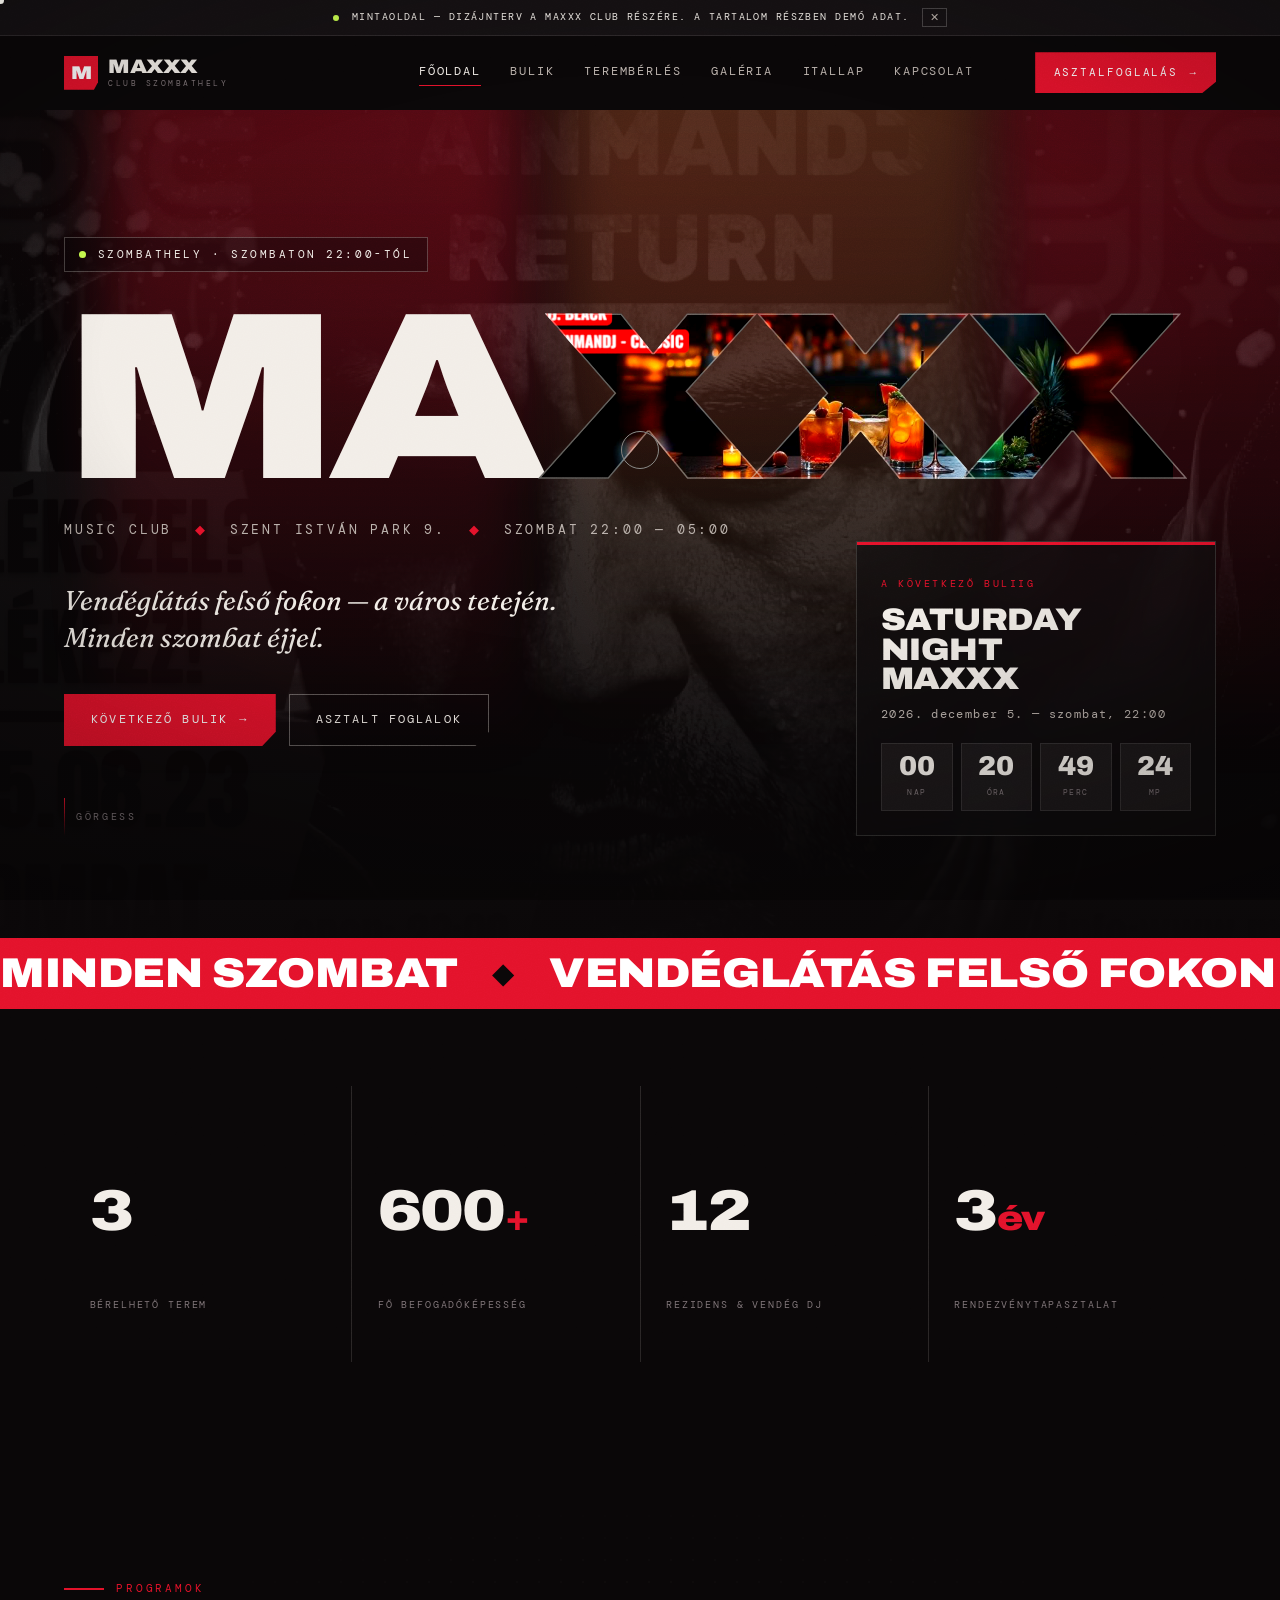
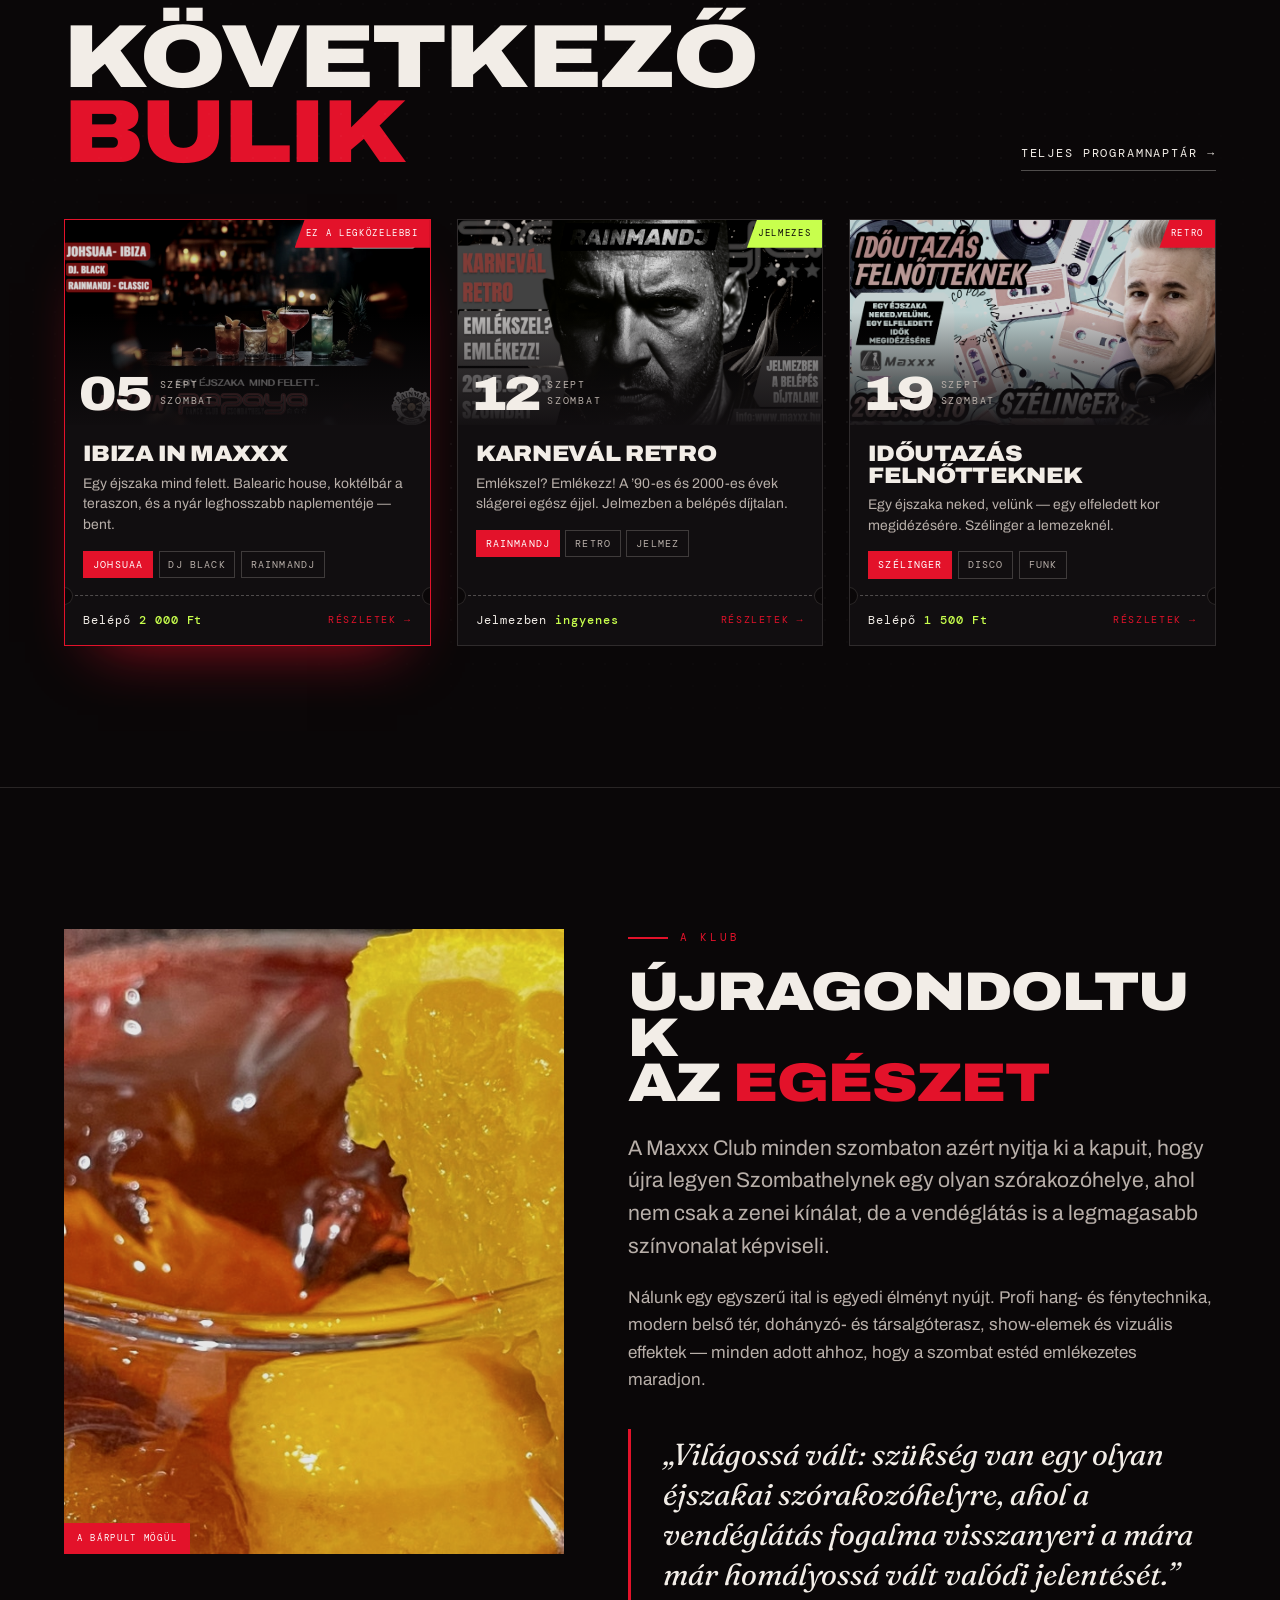
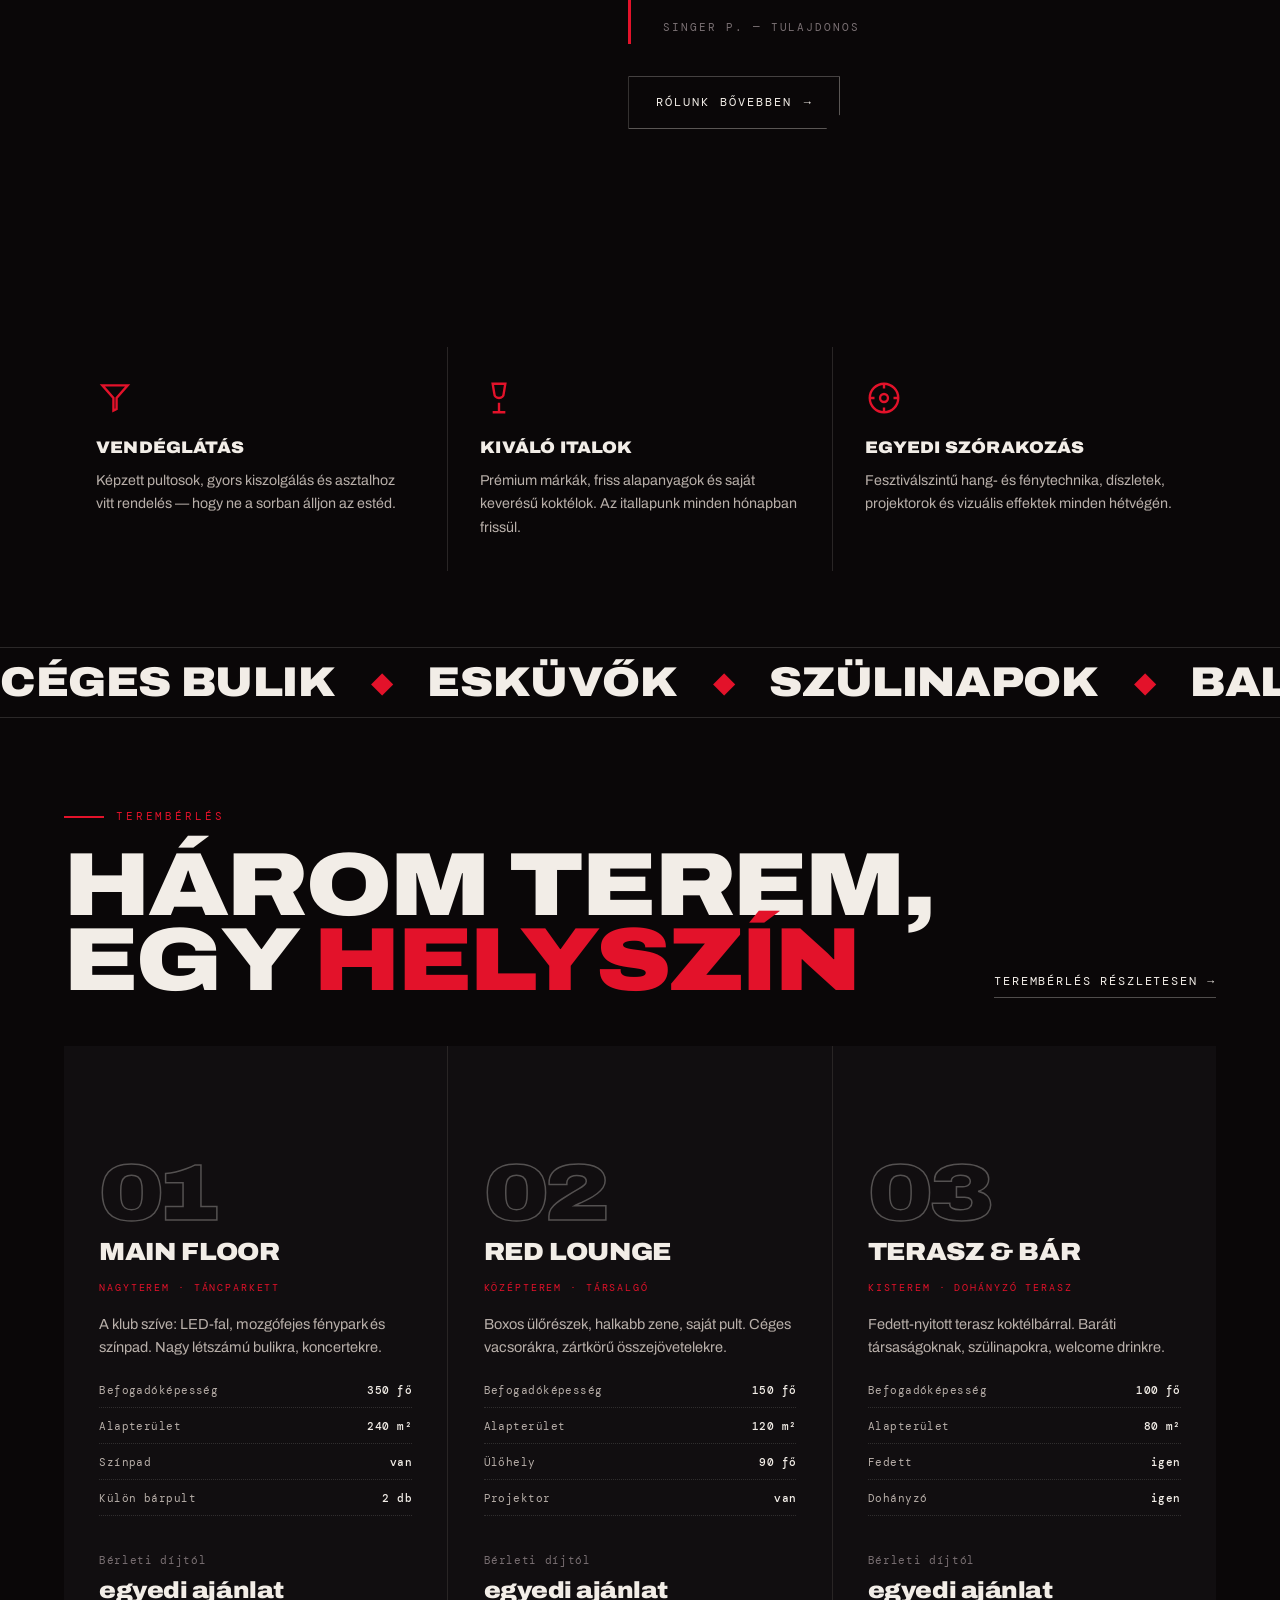
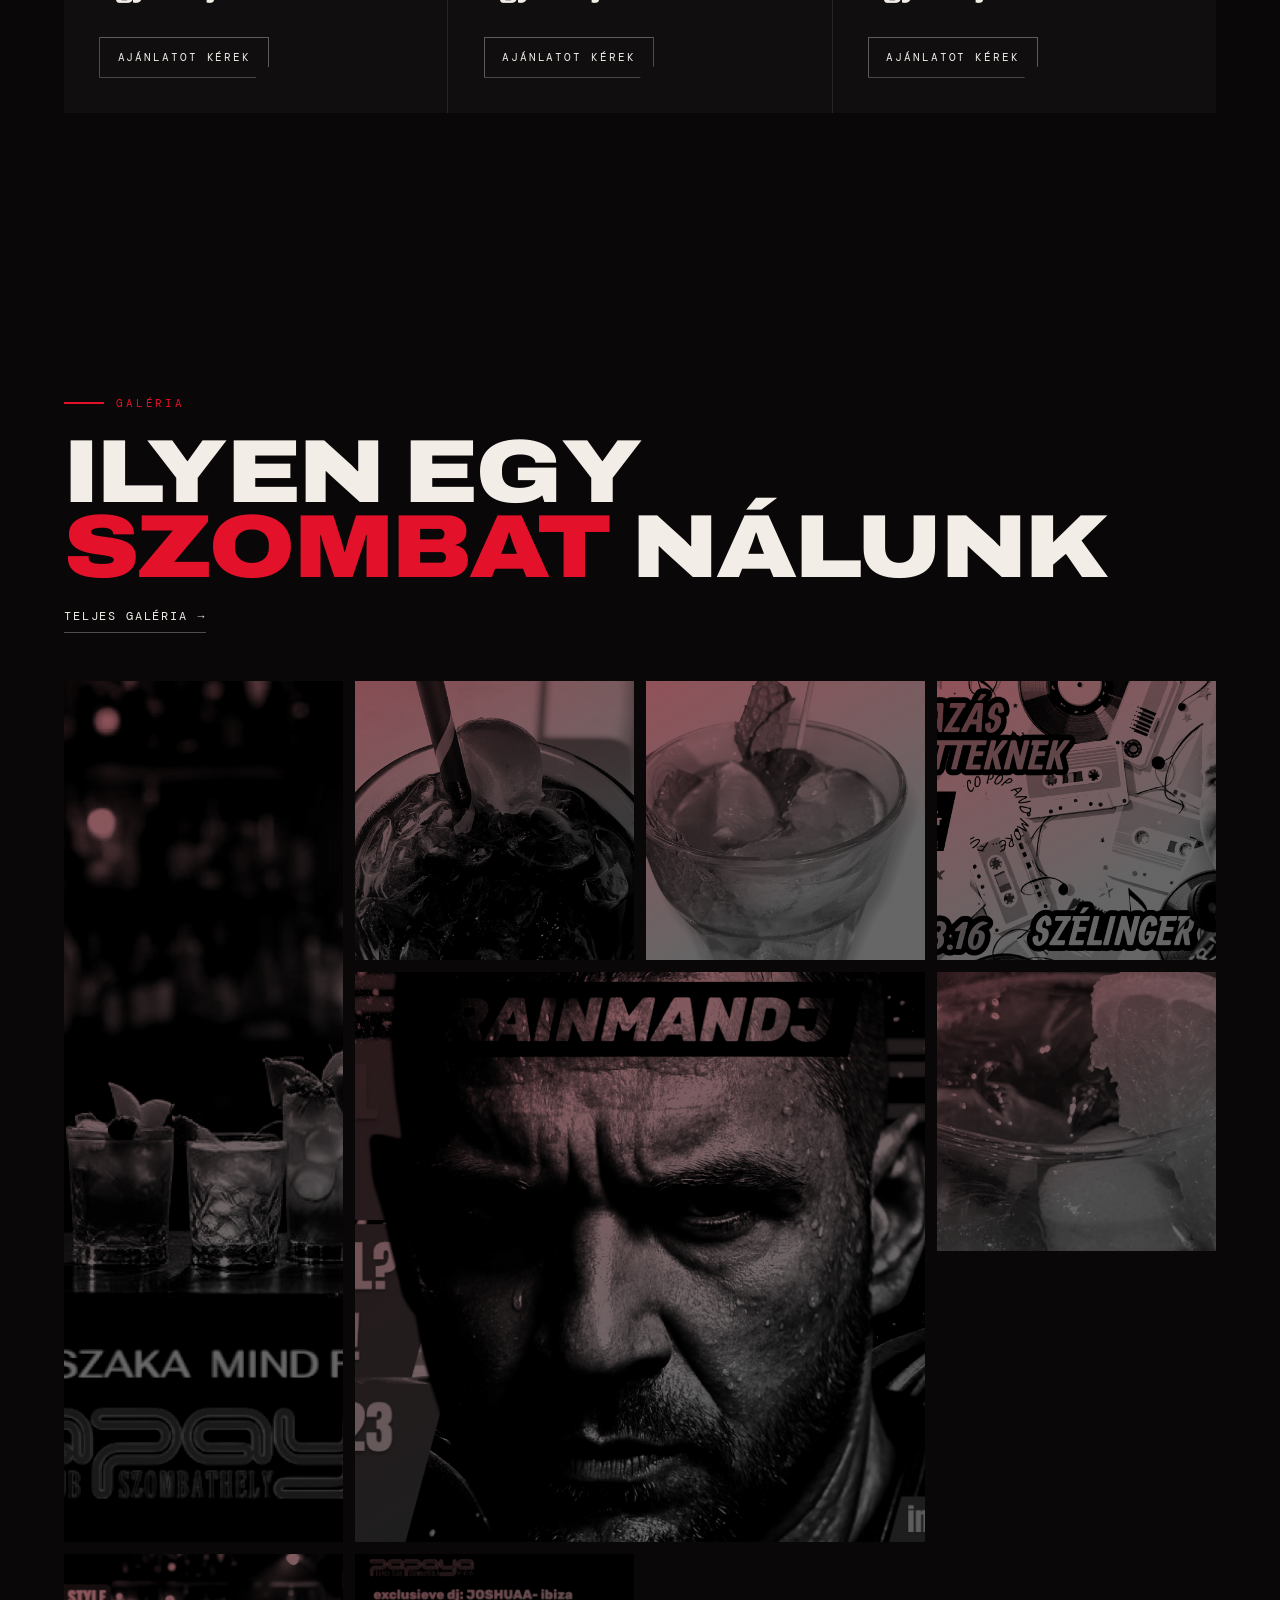
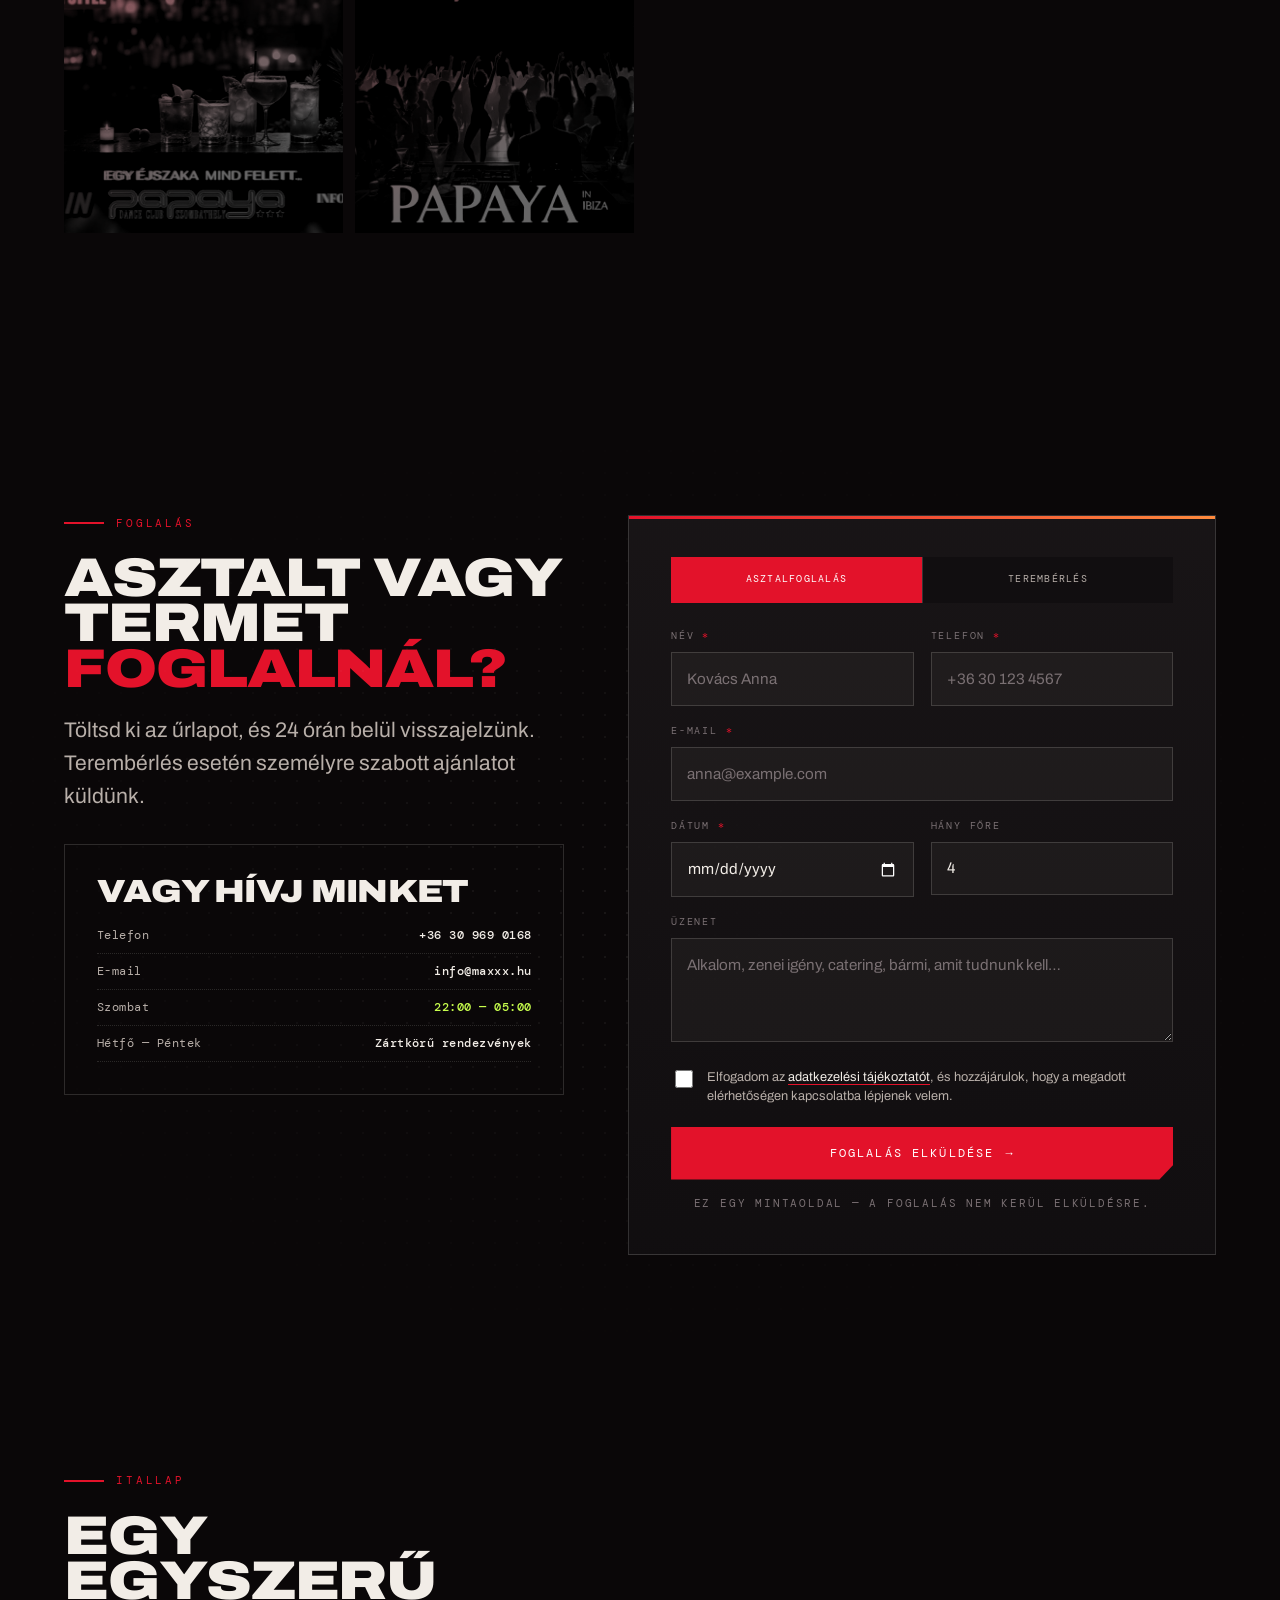
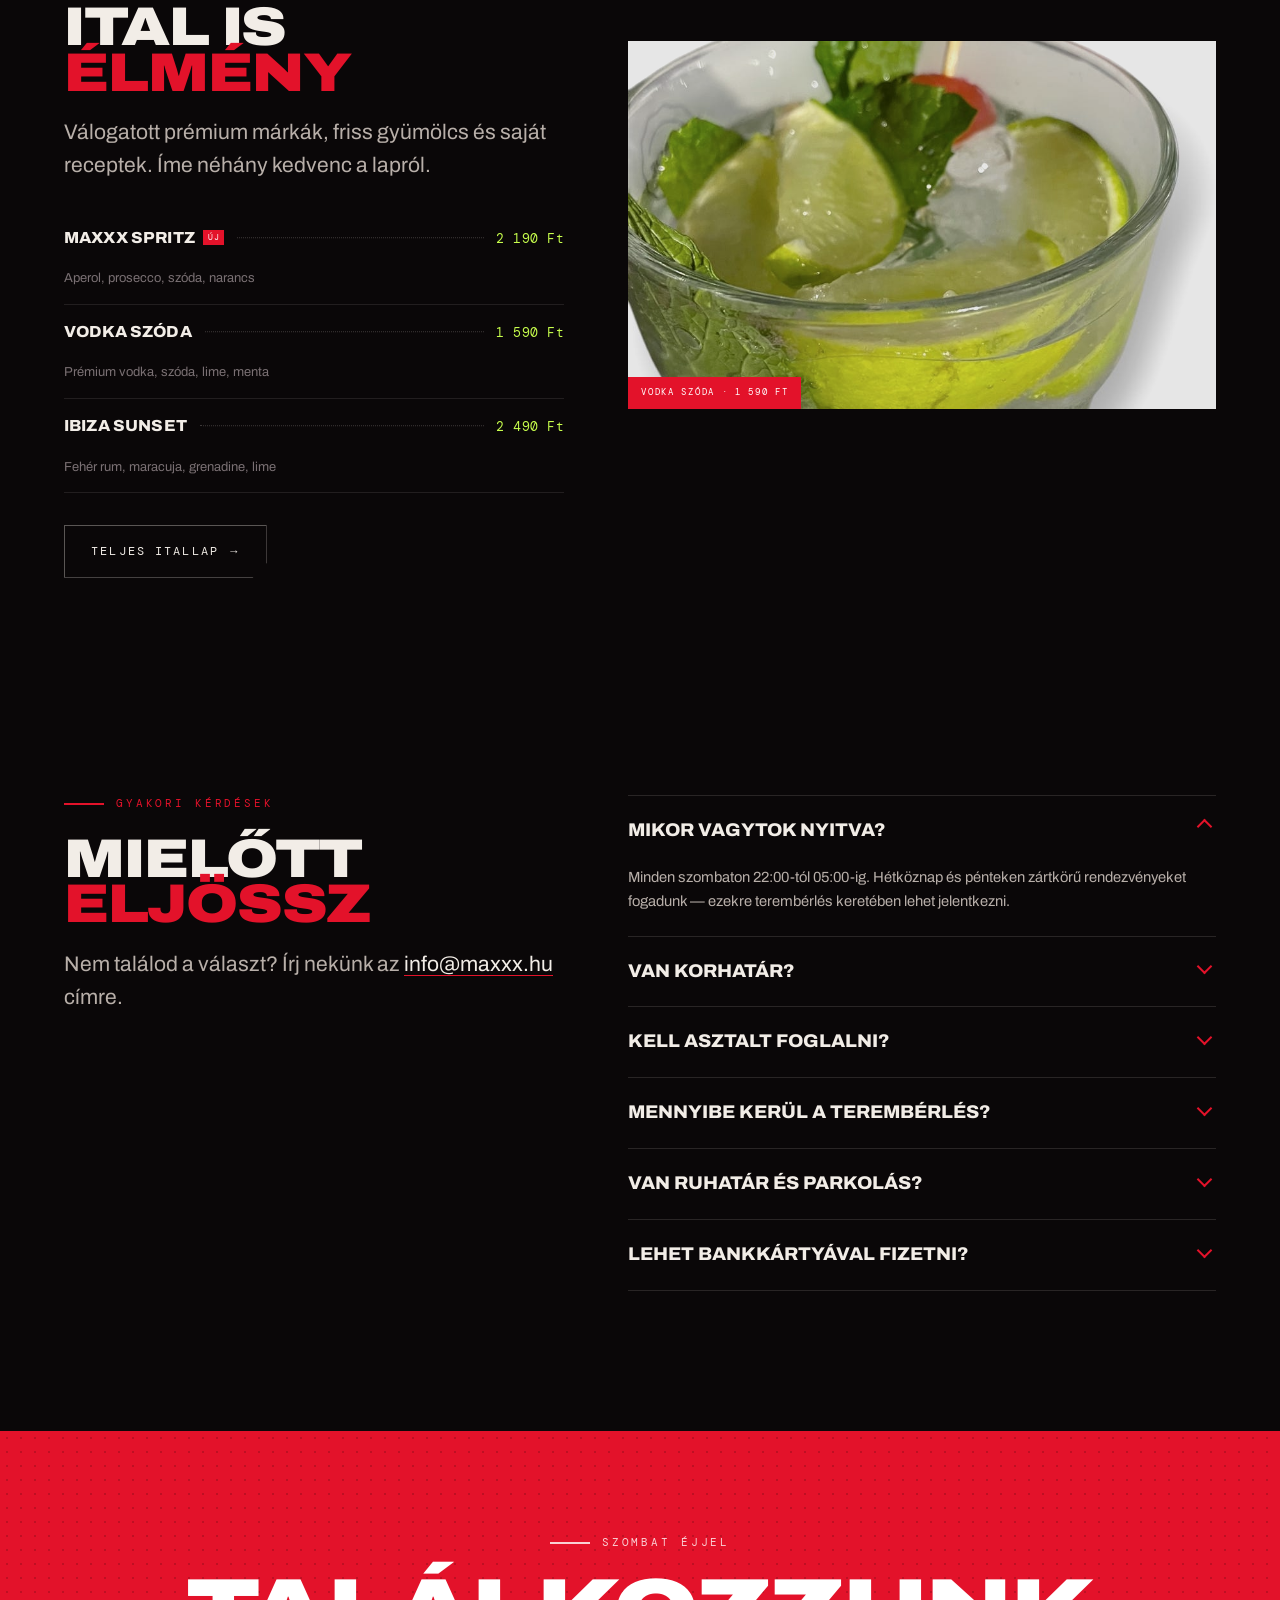
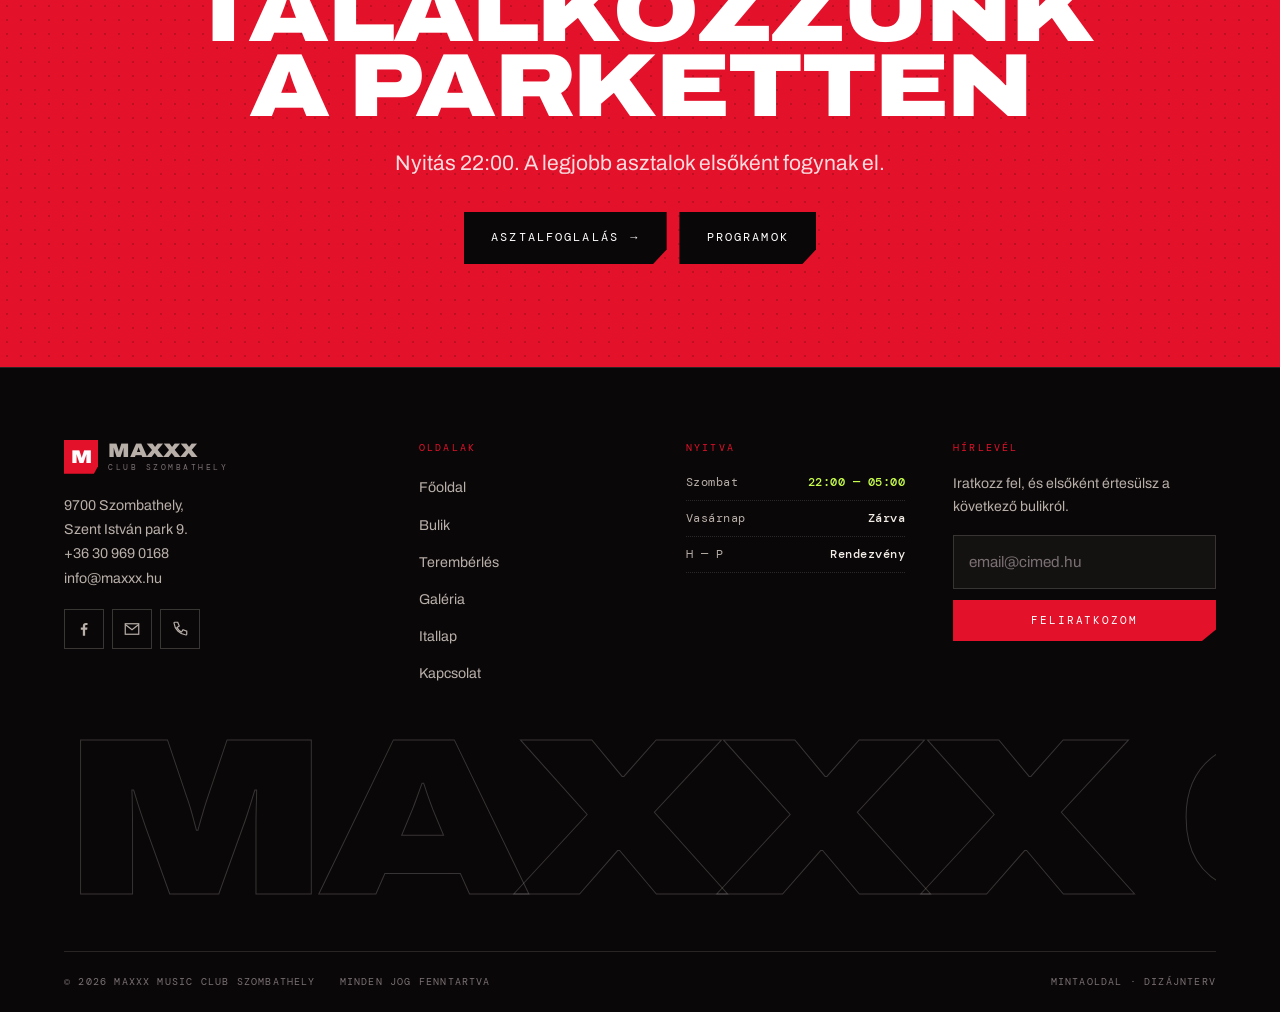
<file: index.html>
<!DOCTYPE html>
<html lang="hu">
<head>
<meta charset="utf-8">
<meta name="viewport" content="width=device-width, initial-scale=1">
<title>Maxxx Club Szombathely — Minden szombat éjjel</title>
<meta name="description" content="Maxxx Music Club Szombathely — minden szombaton a város legjobb bulija. Következő programok, terembérlés három teremben, asztalfoglalás, galéria, itallap.">
<meta name="theme-color" content="#0A0708">
<link rel="canonical" href="https://maxxx.hu/">

<meta property="og:type" content="website">
<meta property="og:site_name" content="Maxxx Club Szombathely">
<meta property="og:title" content="Maxxx Club Szombathely — Minden szombat éjjel">
<meta property="og:description" content="Vendéglátás felső fokon, a város tetején. Minden szombaton.">
<meta property="og:image" content="assets/img/papaya-ibiza.jpg">
<meta property="og:locale" content="hu_HU">

<link rel="icon" href="assets/img/favicon.svg" type="image/svg+xml">
<link rel="apple-touch-icon" href="assets/img/logo.png">

<link rel="preconnect" href="https://fonts.googleapis.com">
<link rel="preconnect" href="https://fonts.gstatic.com" crossorigin>
<link href="https://fonts.googleapis.com/css2?family=Archivo:ital,wdth,wght@0,62..125,100..900;1,62..125,100..900&family=DM+Mono:wght@300;400;500&family=Fraunces:ital,opsz,wght@1,9..144,300..700&display=swap" rel="stylesheet">
<link rel="stylesheet" href="assets/css/style.css">

<script type="application/ld+json">
{
  "@context":"https://schema.org",
  "@type":"NightClub",
  "name":"Maxxx Music Club Szombathely",
  "url":"https://maxxx.hu/",
  "telephone":"+36309690168",
  "email":"info@maxxx.hu",
  "address":{"@type":"PostalAddress","streetAddress":"Szent István park 9.","addressLocality":"Szombathely","postalCode":"9700","addressCountry":"HU"},
  "openingHours":"Sa 22:00-05:00",
  "sameAs":["https://www.facebook.com/clubszhely/"]
}
</script>
</head>
<body>

<div class="progress" aria-hidden="true"></div>

<div class="loader" role="status" aria-live="polite">
  <div class="loader__inner">
    <div class="loader__word" aria-label="Maxxx"><span>M</span><span>A</span><span>X</span><span>X</span><span>X</span></div>
    <div class="loader__bar"><i></i></div>
    <p class="loader__meta">Szombathely · Szent István park 9.</p>
  </div>
</div>

<div class="grain" aria-hidden="true"></div>
<div class="vignette" aria-hidden="true"></div>

<a href="#fo" class="sr">Ugrás a tartalomra</a>

<!-- ============================================================ DEMO SÁV -->
<div class="demobar">
  <b>Mintaoldal — dizájnterv a Maxxx Club részére. A tartalom részben demó adat.</b>
  <button type="button" aria-label="Sáv bezárása">✕</button>
</div>

<!-- ============================================================== HEADER -->
<header class="head">
  <div class="head__in">
    <a class="brand" href="index.html" aria-label="Maxxx Club — főoldal">
      <span class="brand__mark" aria-hidden="true">M</span>
      <span class="brand__type">Maxxx<i>Club Szombathely</i></span>
    </a>

    <nav class="nav" aria-label="Fő navigáció">
      <a href="index.html" aria-current="page">Főoldal</a>
      <a href="bulik.html">Bulik</a>
      <a href="termek.html">Terembérlés</a>
      <a href="galeria.html">Galéria</a>
      <a href="itallap.html">Itallap</a>
      <a href="kapcsolat.html">Kapcsolat</a>
    </nav>
    <a class="btn btn--sm head__cta" href="#foglalas">Asztalfoglalás <span class="btn__ar">→</span></a>

    <button class="burger" aria-label="Menü" aria-expanded="false" aria-controls="drawer">
      <i></i><i></i><i></i>
    </button>
  </div>
</header>

<nav class="drawer" id="drawer" aria-label="Mobil navigáció" aria-hidden="true">
  <a class="drawer__link" href="index.html"><em>01</em> Főoldal</a>
  <a class="drawer__link" href="bulik.html"><em>02</em> Bulik</a>
  <a class="drawer__link" href="termek.html"><em>03</em> Terembérlés</a>
  <a class="drawer__link" href="galeria.html"><em>04</em> Galéria</a>
  <a class="drawer__link" href="itallap.html"><em>05</em> Itallap</a>
  <a class="drawer__link" href="kapcsolat.html"><em>06</em> Kapcsolat</a>
  <div class="drawer__foot">
    <a href="tel:+36309690168">+36 30 969 0168</a>
    <a href="mailto:info@maxxx.hu">info@maxxx.hu</a>
    <span>9700 Szombathely, Szent István park 9.</span>
  </div>
</nav>

<main id="fo">

<!-- ================================================================ HERO -->
<section class="hero">
  <div class="hero__bg" aria-hidden="true">
    <img src="assets/img/rainman-2.jpg" alt="" width="2048" height="1152" fetchpriority="high">
  </div>
  <div class="rig" aria-hidden="true"><i></i><i></i><i></i></div>

  <div class="shell hero__in">
    <span class="hero__kicker"><span class="dot" aria-hidden="true"></span> <span data-opennow>Szombathely · Minden szombat</span></span>

    <h1 class="hero__word" aria-label="Maxxx">
      <span>M</span><span>A</span><span class="clip">XXX</span>
    </h1>

    <div class="hero__sub">
      <span>Music Club</span><em>◆</em>
      <span>Szent István park 9.</span><em>◆</em>
      <span>Szombat 22:00 — 05:00</span>
    </div>

    <div class="hero__grid">
      <div>
        <p class="hero__tag voice">Vendéglátás felső fokon — a város tetején. Minden szombat éjjel.</p>

        <div class="hero__acts">
          <a class="btn" href="#bulik">Következő bulik <span class="btn__ar">→</span></a>
          <a class="btn btn--ghost" href="#foglalas">Asztalt foglalok</a>
        </div>

        <div class="scrollcue"><i aria-hidden="true"></i> Görgess</div>
      </div>

      <!-- countdown -->
      <aside class="count" data-countdown>
        <p class="count__lab">A következő buliig</p>
        <h2 class="count__name">Saturday Night<br>Maxxx</h2>
        <p class="count__date" data-cd-date>—</p>
        <div class="count__clock">
          <div class="count__cell"><b class="count__num" data-cd="d">00</b><span class="count__u">nap</span></div>
          <div class="count__cell"><b class="count__num" data-cd="h">00</b><span class="count__u">óra</span></div>
          <div class="count__cell"><b class="count__num" data-cd="m">00</b><span class="count__u">perc</span></div>
          <div class="count__cell"><b class="count__num" data-cd="s">00</b><span class="count__u">mp</span></div>
        </div>
      </aside>
    </div>
  </div>
</section>

<!-- ============================================================= MARQUEE -->
<div class="marquee marquee--red" aria-hidden="true">
  <div class="marquee__t">
    <b>Minden szombat</b><s>◆</s><b>Vendéglátás felső fokon</b><s>◆</s><b>3 terem</b><s>◆</s>
    <b>Élő DJ-k</b><s>◆</s><b>Szombathely</b><s>◆</s><b>22:00 — 05:00</b><s>◆</s>
  </div>
</div>

<!-- =============================================================== STATS -->
<section class="section--tight">
  <div class="shell">
    <div class="stats" data-rv>
      <div class="stat">
        <p class="stat__n"><span data-count-to="3">0</span></p>
        <p class="stat__l">Bérelhető terem</p>
      </div>
      <div class="stat">
        <p class="stat__n"><span data-count-to="600">0</span><em>+</em></p>
        <p class="stat__l">Fő befogadóképesség</p>
      </div>
      <div class="stat">
        <p class="stat__n"><span data-count-to="12">0</span></p>
        <p class="stat__l">Rezidens &amp; vendég DJ</p>
      </div>
      <div class="stat">
        <p class="stat__n"><span data-count-to="3">0</span><em>év</em></p>
        <p class="stat__l">Rendezvénytapasztalat</p>
      </div>
    </div>
  </div>
</section>

<!-- =============================================================== BULIK -->
<section class="section" id="bulik">
  <div class="dots" aria-hidden="true"></div>
  <div class="shell">
    <div class="sechead" data-rv>
      <div>
        <p class="eyebrow">Programok</p>
        <h2 class="d2">Következő<br><span class="hl">bulik</span></h2>
      </div>
      <a class="link" href="bulik.html">Teljes programnaptár <span aria-hidden="true">→</span></a>
    </div>

    <div class="tickets">

      <article class="ticket ticket--next" data-rv>
        <span class="ticket__flag">Ez a legközelebbi</span>
        <div class="ticket__img">
          <img src="assets/img/papaya-ibiza.jpg" alt="Ibiza in Papaya — koktélok a bárpulton" loading="lazy" width="2048" height="1152">
          <div class="ticket__date"><span class="ticket__d">05</span><span class="ticket__m">Szept<br>Szombat</span></div>
        </div>
        <div class="ticket__body">
          <h3 class="ticket__t"><a href="bulik.html">Ibiza in Maxxx</a></h3>
          <p class="ticket__desc">Egy éjszaka mind felett. Balearic house, koktélbár a teraszon, és a nyár leghosszabb naplementéje — bent.</p>
          <div class="ticket__djs">
            <span class="chip chip--red">Johsuaa</span><span class="chip">DJ Black</span><span class="chip">RainmanDJ</span>
          </div>
        </div>
        <div class="ticket__stub">
          <span class="ticket__price">Belépő <b>2 000 Ft</b></span>
          <span class="ticket__go">Részletek <span aria-hidden="true">→</span></span>
        </div>
      </article>

      <article class="ticket ticket--soon" data-rv data-rv-d="1">
        <span class="ticket__flag">Jelmezes</span>
        <div class="ticket__img">
          <img src="assets/img/rainman-4.jpg" alt="Karnevál Retro — RainmanDJ plakát" loading="lazy" width="2000" height="1125">
          <div class="ticket__date"><span class="ticket__d">12</span><span class="ticket__m">Szept<br>Szombat</span></div>
        </div>
        <div class="ticket__body">
          <h3 class="ticket__t"><a href="bulik.html">Karnevál Retro</a></h3>
          <p class="ticket__desc">Emlékszel? Emlékezz! A ’90-es és 2000-es évek slágerei egész éjjel. Jelmezben a belépés díjtalan.</p>
          <div class="ticket__djs">
            <span class="chip chip--red">RainmanDJ</span><span class="chip">Retro</span><span class="chip">Jelmez</span>
          </div>
        </div>
        <div class="ticket__stub">
          <span class="ticket__price">Jelmezben <b>ingyenes</b></span>
          <span class="ticket__go">Részletek <span aria-hidden="true">→</span></span>
        </div>
      </article>

      <article class="ticket" data-rv data-rv-d="2">
        <span class="ticket__flag">Retro</span>
        <div class="ticket__img">
          <img src="assets/img/szelinger.jpg" alt="Időutazás felnőtteknek — Szélinger plakát" loading="lazy" width="830" height="467">
          <div class="ticket__date"><span class="ticket__d">19</span><span class="ticket__m">Szept<br>Szombat</span></div>
        </div>
        <div class="ticket__body">
          <h3 class="ticket__t"><a href="bulik.html">Időutazás felnőtteknek</a></h3>
          <p class="ticket__desc">Egy éjszaka neked, velünk — egy elfeledett kor megidézésére. Szélinger a lemezeknél.</p>
          <div class="ticket__djs">
            <span class="chip chip--red">Szélinger</span><span class="chip">Disco</span><span class="chip">Funk</span>
          </div>
        </div>
        <div class="ticket__stub">
          <span class="ticket__price">Belépő <b>1 500 Ft</b></span>
          <span class="ticket__go">Részletek <span aria-hidden="true">→</span></span>
        </div>
      </article>

    </div>
  </div>
</section>

<hr class="rule">

<!-- ============================================================ A KLUBRÓL -->
<section class="section" id="klub">
  <div class="shell">
    <div class="grid split">
      <div data-rv>
        <div class="figure figure--tall">
          <img src="assets/img/club-5658.jpg" alt="Kevert ital narancsszelettel a Maxxx Club bárpultján" loading="lazy" width="2560" height="702">
          <span class="figure__tag">A bárpult mögül</span>
        </div>
      </div>

      <div data-rv data-rv-d="1">
        <p class="eyebrow">A klub</p>
        <h2 class="d3">Újragondoltuk<br>az <span class="hl">egészet</span></h2>
        <div class="stack" style="margin-top:1.6rem">
          <p class="lead">A Maxxx Club minden szombaton azért nyitja ki a kapuit, hogy újra legyen Szombathelynek egy olyan szórakozóhelye, ahol nem csak a zenei kínálat, de a vendéglátás is a legmagasabb színvonalat képviseli.</p>
          <p class="muted">Nálunk egy egyszerű ital is egyedi élményt nyújt. Profi hang- és fénytechnika, modern belső tér, dohányzó- és társalgóterasz, show-elemek és vizuális effektek — minden adott ahhoz, hogy a szombat estéd emlékezetes maradjon.</p>
        </div>

        <div class="quote" style="margin-top:2.2rem">
          <p>„Világossá vált: szükség van egy olyan éjszakai szórakozóhelyre, ahol a vendéglátás fogalma visszanyeri a mára már homályossá vált valódi jelentését.”</p>
          <cite>Singer P. — tulajdonos</cite>
        </div>

        <div style="margin-top:2rem">
          <a class="btn btn--ghost" href="kapcsolat.html">Rólunk bővebben <span class="btn__ar">→</span></a>
        </div>
      </div>
    </div>
  </div>
</section>

<!-- ============================================================ FEATURES -->
<section class="section--tight">
  <div class="shell">
    <div class="feat" data-rv>
      <div class="feat__i">
        <svg class="feat__ic" viewBox="0 0 24 24" fill="none" stroke="currentColor" stroke-width="1.5" aria-hidden="true">
          <path d="M4 4h16l-7 8v7l-2 1v-8L4 4z"/>
        </svg>
        <h3>Vendéglátás</h3>
        <p>Képzett pultosok, gyors kiszolgálás és asztalhoz vitt rendelés — hogy ne a sorban álljon az estéd.</p>
      </div>
      <div class="feat__i">
        <svg class="feat__ic" viewBox="0 0 24 24" fill="none" stroke="currentColor" stroke-width="1.5" aria-hidden="true">
          <path d="M8 3h8l-1 6a3 3 0 0 1-6 0L8 3zM12 15v6M8 21h8"/>
        </svg>
        <h3>Kiváló italok</h3>
        <p>Prémium márkák, friss alapanyagok és saját keverésű koktélok. Az itallapunk minden hónapban frissül.</p>
      </div>
      <div class="feat__i">
        <svg class="feat__ic" viewBox="0 0 24 24" fill="none" stroke="currentColor" stroke-width="1.5" aria-hidden="true">
          <circle cx="12" cy="12" r="9"/><circle cx="12" cy="12" r="2.5"/><path d="M12 3v3M12 18v3M3 12h3M18 12h3"/>
        </svg>
        <h3>Egyedi szórakozás</h3>
        <p>Fesztiválszintű hang- és fénytechnika, díszletek, projektorok és vizuális effektek minden hétvégén.</p>
      </div>
    </div>
  </div>
</section>

<!-- ============================================================= MARQUEE -->
<div class="marquee marquee--rev marquee--slow marquee--stroke" aria-hidden="true">
  <div class="marquee__t">
    <b>Céges bulik</b><s>◆</s><b>Esküvők</b><s>◆</s><b>Szülinapok</b><s>◆</s>
    <b>Ballagások</b><s>◆</s><b>Saját szervezésű rendezvények</b><s>◆</s>
  </div>
</div>

<!-- =============================================================== TERMEK -->
<section class="section" id="termek">
  <div class="shell">
    <div class="sechead" data-rv>
      <div>
        <p class="eyebrow">Terembérlés</p>
        <h2 class="d2">Három terem,<br>egy <span class="hl">helyszín</span></h2>
      </div>
      <a class="link" href="termek.html">Terembérlés részletesen <span aria-hidden="true">→</span></a>
    </div>

    <div class="rooms" data-rv>
      <article class="room">
        <p class="room__n">01</p>
        <h3 class="room__t">Main Floor</h3>
        <p class="room__sub">Nagyterem · Táncparkett</p>
        <p class="room__d">A klub szíve: LED-fal, mozgófejes fénypark és színpad. Nagy létszámú bulikra, koncertekre.</p>
        <ul class="room__specs">
          <li>Befogadóképesség <b>350 fő</b></li>
          <li>Alapterület <b>240 m²</b></li>
          <li>Színpad <b>van</b></li>
          <li>Külön bárpult <b>2 db</b></li>
        </ul>
        <div class="room__foot">
          <p class="room__price">Bérleti díjtól<b>egyedi ajánlat</b></p>
          <a class="btn btn--sm btn--ghost" href="#foglalas">Ajánlatot kérek</a>
        </div>
      </article>

      <article class="room">
        <p class="room__n">02</p>
        <h3 class="room__t">Red Lounge</h3>
        <p class="room__sub">Középterem · Társalgó</p>
        <p class="room__d">Boxos ülőrészek, halkabb zene, saját pult. Céges vacsorákra, zártkörű összejövetelekre.</p>
        <ul class="room__specs">
          <li>Befogadóképesség <b>150 fő</b></li>
          <li>Alapterület <b>120 m²</b></li>
          <li>Ülőhely <b>90 fő</b></li>
          <li>Projektor <b>van</b></li>
        </ul>
        <div class="room__foot">
          <p class="room__price">Bérleti díjtól<b>egyedi ajánlat</b></p>
          <a class="btn btn--sm btn--ghost" href="#foglalas">Ajánlatot kérek</a>
        </div>
      </article>

      <article class="room">
        <p class="room__n">03</p>
        <h3 class="room__t">Terasz &amp; Bár</h3>
        <p class="room__sub">Kisterem · Dohányzó terasz</p>
        <p class="room__d">Fedett-nyitott terasz koktélbárral. Baráti társaságoknak, szülinapokra, welcome drinkre.</p>
        <ul class="room__specs">
          <li>Befogadóképesség <b>100 fő</b></li>
          <li>Alapterület <b>80 m²</b></li>
          <li>Fedett <b>igen</b></li>
          <li>Dohányzó <b>igen</b></li>
        </ul>
        <div class="room__foot">
          <p class="room__price">Bérleti díjtól<b>egyedi ajánlat</b></p>
          <a class="btn btn--sm btn--ghost" href="#foglalas">Ajánlatot kérek</a>
        </div>
      </article>
    </div>
  </div>
</section>

<!-- ============================================================== GALÉRIA -->
<section class="section" id="galeria">
  <div class="shell">
    <div class="sechead" data-rv>
      <div>
        <p class="eyebrow">Galéria</p>
        <h2 class="d2">Ilyen egy<br><span class="hl">szombat</span> nálunk</h2>
      </div>
      <a class="link" href="galeria.html">Teljes galéria <span aria-hidden="true">→</span></a>
    </div>

    <div class="gal" data-rv>
      <button class="gal__i gal__i--tall" data-full="assets/img/papaya-ibiza.jpg" data-caption="Ibiza in Papaya — koktélok">
        <img src="assets/img/papaya-ibiza.jpg" alt="Koktélok a bárpulton" loading="lazy"><i>Bárpult</i>
      </button>
      <button class="gal__i" data-full="assets/img/club-5676.jpg" data-caption="Long drink lime-mal">
        <img src="assets/img/club-5676.jpg" alt="Long drink lime-mal" loading="lazy"><i>Long drink</i>
      </button>
      <button class="gal__i" data-full="assets/img/vodkaszoda.jpg" data-caption="Vodka szóda mentával">
        <img src="assets/img/vodkaszoda.jpg" alt="Vodka szóda mentával" loading="lazy"><i>Vodka szóda</i>
      </button>
      <button class="gal__i gal__i--wide" data-full="assets/img/rainman-4.jpg" data-caption="Karnevál Retro — RainmanDJ">
        <img src="assets/img/rainman-4.jpg" alt="Karnevál Retro plakát" loading="lazy"><i>Karnevál Retro</i>
      </button>
      <button class="gal__i" data-full="assets/img/szelinger.jpg" data-caption="Időutazás felnőtteknek — Szélinger">
        <img src="assets/img/szelinger.jpg" alt="Időutazás felnőtteknek plakát" loading="lazy"><i>Szélinger</i>
      </button>
      <button class="gal__i" data-full="assets/img/club-5658.jpg" data-caption="Aperol narancsszelettel">
        <img src="assets/img/club-5658.jpg" alt="Aperol narancsszelettel" loading="lazy"><i>Aperol</i>
      </button>
      <button class="gal__i" data-full="assets/img/papaya-6.jpg" data-caption="Nyitó este">
        <img src="assets/img/papaya-6.jpg" alt="Nyitó este plakát" loading="lazy"><i>Nyitóest</i>
      </button>
      <button class="gal__i" data-full="assets/img/papaya-open.jpg" data-caption="Papaya — opening">
        <img src="assets/img/papaya-open.jpg" alt="Opening plakát" loading="lazy"><i>Opening</i>
      </button>
    </div>
  </div>
</section>

<!-- ============================================================ FOGLALÁS -->
<section class="section" id="foglalas">
  <div class="dots" aria-hidden="true"></div>
  <div class="shell">
    <div class="grid split">
      <div data-rv>
        <p class="eyebrow">Foglalás</p>
        <h2 class="d3">Asztalt vagy<br>termet <span class="hl">foglalnál?</span></h2>
        <p class="lead" style="margin-top:1.4rem">Töltsd ki az űrlapot, és 24 órán belül visszajelzünk. Terembérlés esetén személyre szabott ajánlatot küldünk.</p>

        <div class="frame" style="margin-top:2rem">
          <h3 class="d4" style="margin-bottom:1.2rem">Vagy hívj minket</h3>
          <div class="opening">
            <div><span>Telefon</span><b><a href="tel:+36309690168">+36 30 969 0168</a></b></div>
            <div><span>E-mail</span><b><a href="mailto:info@maxxx.hu">info@maxxx.hu</a></b></div>
            <div class="on"><span>Szombat</span><b>22:00 — 05:00</b></div>
            <div><span>Hétfő — Péntek</span><b>Zártkörű rendezvények</b></div>
          </div>
        </div>
      </div>

      <div class="book" data-rv data-rv-d="1">
        <div class="book__form">
          <div class="seg" role="tablist" aria-label="Foglalás típusa">
            <button type="button" role="tab" data-type="asztal" aria-selected="true">Asztalfoglalás</button>
            <button type="button" role="tab" data-type="terem" aria-selected="false">Terembérlés</button>
          </div>

          <form novalidate>
            <div class="frow frow-2">
              <label class="field">
                <span class="field__l">Név <em>*</em></span>
                <input id="f-name" type="text" name="nev" placeholder="Kovács Anna" required autocomplete="name">
                <span class="field__err">Kérjük, add meg a neved.</span>
              </label>
              <label class="field">
                <span class="field__l">Telefon <em>*</em></span>
                <input type="tel" name="tel" placeholder="+36 30 123 4567" required autocomplete="tel">
                <span class="field__err">Kérjük, add meg a telefonszámod.</span>
              </label>
            </div>

            <label class="field">
              <span class="field__l">E-mail <em>*</em></span>
              <input type="email" name="email" placeholder="anna@example.com" required autocomplete="email">
              <span class="field__err">Érvényes e-mail címet adj meg.</span>
            </label>

            <div class="frow frow-2">
              <label class="field">
                <span class="field__l">Dátum <em>*</em></span>
                <input type="date" name="datum" required>
                <span class="field__err">Válassz dátumot.</span>
              </label>
              <label class="field">
                <span class="field__l" data-guest-label>Hány főre</span>
                <input type="number" name="fo" min="1" max="600" value="4">
                <span class="field__err">Adj meg létszámot.</span>
              </label>
            </div>

            <label class="field" data-only="terem" style="display:none">
              <span class="field__l">Melyik terem <em>*</em></span>
              <select id="f-room" name="terem">
                <option value="">Válassz termet…</option>
                <option>01 — Main Floor (350 fő)</option>
                <option>02 — Red Lounge (150 fő)</option>
                <option>03 — Terasz &amp; Bár (100 fő)</option>
                <option>Teljes klub (600+ fő)</option>
              </select>
              <span class="field__err">Válassz termet.</span>
            </label>

            <label class="field">
              <span class="field__l">Üzenet</span>
              <textarea name="uzenet" placeholder="Alkalom, zenei igény, catering, bármi, amit tudnunk kell…"></textarea>
            </label>

            <label class="consent">
              <input type="checkbox" required>
              <span>Elfogadom az <a href="kapcsolat.html#adatkezeles">adatkezelési tájékoztatót</a>, és hozzájárulok, hogy a megadott elérhetőségen kapcsolatba lépjenek velem.</span>
            </label>

            <button class="btn btn--wide" type="submit">Foglalás elküldése <span class="btn__ar">→</span></button>
            <p class="tiny" style="margin:.9rem 0 0;text-align:center">Ez egy mintaoldal — a foglalás nem kerül elküldésre.</p>
          </form>
        </div>

        <div class="book__ok">
          <div class="tick" aria-hidden="true">
            <svg width="28" height="28" viewBox="0 0 24 24" fill="none" stroke="currentColor" stroke-width="2.2"><path d="M4 12.5l5.5 5.5L20 7"/></svg>
          </div>
          <h3 class="d4">Köszönjük, <span data-ok-name>Vendégünk</span>!</h3>
          <p class="muted" style="margin:.8rem auto 1.6rem;max-width:42ch">Megkaptuk a foglalási kérésed. Kollégánk 24 órán belül visszajelez a megadott elérhetőségen.</p>
          <button class="btn btn--ghost btn--sm" type="button" data-again>Új foglalás</button>
        </div>
      </div>
    </div>
  </div>
</section>

<!-- ============================================================== ITALLAP -->
<section class="section--tight">
  <div class="shell">
    <div class="grid split" style="align-items:center">
      <div data-rv>
        <p class="eyebrow">Itallap</p>
        <h2 class="d3">Egy egyszerű ital is<br><span class="hl">élmény</span></h2>
        <p class="lead" style="margin-top:1.3rem">Válogatott prémium márkák, friss gyümölcs és saját receptek. Íme néhány kedvenc a lapról.</p>

        <div style="margin-top:1.8rem">
          <div class="menu__row new">
            <span class="menu__n">Maxxx Spritz</span><span class="menu__dsc"></span><span class="menu__p">2 190 Ft</span>
            <p class="menu__d">Aperol, prosecco, szóda, narancs</p>
          </div>
          <div class="menu__row">
            <span class="menu__n">Vodka szóda</span><span class="menu__dsc"></span><span class="menu__p">1 590 Ft</span>
            <p class="menu__d">Prémium vodka, szóda, lime, menta</p>
          </div>
          <div class="menu__row">
            <span class="menu__n">Ibiza Sunset</span><span class="menu__dsc"></span><span class="menu__p">2 490 Ft</span>
            <p class="menu__d">Fehér rum, maracuja, grenadine, lime</p>
          </div>
        </div>

        <div style="margin-top:2rem">
          <a class="btn btn--ghost" href="itallap.html">Teljes itallap <span class="btn__ar">→</span></a>
        </div>
      </div>

      <div data-rv data-rv-d="1">
        <div class="figure figure--wide">
          <img src="assets/img/vodkaszoda.jpg" alt="Vodka szóda lime-mal és mentával" loading="lazy" width="920" height="920">
          <span class="figure__tag">Vodka szóda · 1 590 Ft</span>
        </div>
      </div>
    </div>
  </div>
</section>

<!-- ================================================================== GYIK -->
<section class="section">
  <div class="shell">
    <div class="grid split">
      <div data-rv>
        <p class="eyebrow">Gyakori kérdések</p>
        <h2 class="d3">Mielőtt<br><span class="hl">eljössz</span></h2>
        <p class="lead" style="margin-top:1.3rem">Nem találod a választ? Írj nekünk az <a href="mailto:info@maxxx.hu" style="color:var(--bone);border-bottom:1px solid var(--red)">info@maxxx.hu</a> címre.</p>
      </div>

      <div class="faq" data-rv data-rv-d="1">
        <details open>
          <summary>Mikor vagytok nyitva?</summary>
          <p>Minden szombaton 22:00-tól 05:00-ig. Hétköznap és pénteken zártkörű rendezvényeket fogadunk — ezekre terembérlés keretében lehet jelentkezni.</p>
        </details>
        <details>
          <summary>Van korhatár?</summary>
          <p>18 éves kortól, érvényes fényképes igazolvánnyal. A beléptetés a biztonsági szolgálat mérlegelése alapján történik.</p>
        </details>
        <details>
          <summary>Kell asztalt foglalni?</summary>
          <p>Nem kötelező, de erősen ajánlott — a boxos ülőrészek gyorsan elfogynak. Foglalni az oldalon, telefonon vagy e-mailben lehet.</p>
        </details>
        <details>
          <summary>Mennyibe kerül a terembérlés?</summary>
          <p>Minden rendezvény egyedi, ezért személyre szabott ajánlatot készítünk. Az ár függ a teremtől, a létszámtól, az időtartamtól és az igényelt szolgáltatásoktól (hang- és fénytechnika, DJ, catering).</p>
        </details>
        <details>
          <summary>Van ruhatár és parkolás?</summary>
          <p>Igen, ruhatár a bejáratnál üzemel. A Szent István park környékén ingyenes közterületi parkolóhelyek állnak rendelkezésre.</p>
        </details>
        <details>
          <summary>Lehet bankkártyával fizetni?</summary>
          <p>Igen, minden bárpultunknál elfogadunk bankkártyát és érintéses fizetést is.</p>
        </details>
      </div>
    </div>
  </div>
</section>

<!-- ================================================================= BAND -->
<section class="band">
  <div class="shell center">
    <p class="eyebrow" style="justify-content:center" data-rv>Szombat éjjel</p>
    <h2 class="d2" data-rv data-rv-d="1">Találkozzunk<br>a parketten</h2>
    <p class="lead" style="margin:1.4rem auto 2rem" data-rv data-rv-d="2">Nyitás 22:00. A legjobb asztalok elsőként fogynak el.</p>
    <div style="display:flex;gap:.8rem;justify-content:center;flex-wrap:wrap" data-rv data-rv-d="3">
      <a class="btn" href="#foglalas">Asztalfoglalás <span class="btn__ar">→</span></a>
      <a class="btn btn--bone" href="bulik.html">Programok</a>
    </div>
  </div>
</section>

</main>

<!-- =============================================================== FOOTER -->
<footer class="foot">
  <div class="shell">
    <div class="foot__grid">
      <div>
        <a class="brand" href="index.html" style="margin-bottom:1.2rem">
          <span class="brand__mark" aria-hidden="true">M</span>
          <span class="brand__type">Maxxx<i>Club Szombathely</i></span>
        </a>
        <address>
          9700 Szombathely,<br>
          Szent István park 9.<br>
          <a href="tel:+36309690168">+36 30 969 0168</a><br>
          <a href="mailto:info@maxxx.hu">info@maxxx.hu</a>
        </address>
        <div class="socials" style="margin-top:1.2rem">
          <a href="https://www.facebook.com/clubszhely/" target="_blank" rel="noopener" aria-label="Facebook">
            <svg width="18" height="18" viewBox="0 0 24 24" fill="currentColor"><path d="M13.5 21v-8h2.7l.4-3h-3.1V8.1c0-.87.24-1.46 1.5-1.46H16.7V4a21 21 0 0 0-2.34-.12c-2.32 0-3.9 1.42-3.9 4v2.13H7.75v3h2.7V21z"/></svg>
          </a>
          <a href="mailto:info@maxxx.hu" aria-label="E-mail">
            <svg width="18" height="18" viewBox="0 0 24 24" fill="none" stroke="currentColor" stroke-width="1.6"><rect x="3" y="5" width="18" height="14"/><path d="m3 6 9 7 9-7"/></svg>
          </a>
          <a href="tel:+36309690168" aria-label="Telefon">
            <svg width="18" height="18" viewBox="0 0 24 24" fill="none" stroke="currentColor" stroke-width="1.6"><path d="M5 3h4l2 5-3 2a13 13 0 0 0 6 6l2-3 5 2v4a1 1 0 0 1-1 1A18 18 0 0 1 4 4a1 1 0 0 1 1-1z"/></svg>
          </a>
        </div>
      </div>

      <div>
        <h4>Oldalak</h4>
        <ul>
          <li><a href="index.html">Főoldal</a></li>
          <li><a href="bulik.html">Bulik</a></li>
          <li><a href="termek.html">Terembérlés</a></li>
          <li><a href="galeria.html">Galéria</a></li>
          <li><a href="itallap.html">Itallap</a></li>
          <li><a href="kapcsolat.html">Kapcsolat</a></li>
        </ul>
      </div>

      <div>
        <h4>Nyitva</h4>
        <div class="opening">
          <div class="on"><span>Szombat</span><b>22:00 — 05:00</b></div>
          <div><span>Vasárnap</span><b>Zárva</b></div>
          <div><span>H — P</span><b>Rendezvény</b></div>
        </div>
      </div>

      <div>
        <h4>Hírlevél</h4>
        <p class="muted" style="font-size:.88rem;margin:0 0 1rem">Iratkozz fel, és elsőként értesülsz a következő bulikról.</p>
        <form data-news>
          <label class="field" style="margin-bottom:.7rem">
            <span class="sr">E-mail cím</span>
            <input type="email" placeholder="email@cimed.hu" aria-label="E-mail cím">
          </label>
          <button class="btn btn--sm btn--wide" type="submit">Feliratkozom</button>
        </form>
      </div>
    </div>

    <p class="foot__word" aria-hidden="true">Maxxx Club</p>

    <div class="foot__bot">
      <span>© <span data-year>2026</span> Maxxx Music Club Szombathely</span>
      <span>Minden jog fenntartva</span>
      <span class="sp">Mintaoldal · dizájnterv</span>
    </div>
  </div>
</footer>

<button class="top" aria-label="Vissza a tetejére">
  <svg width="18" height="18" viewBox="0 0 24 24" fill="none" stroke="currentColor" stroke-width="2"><path d="M12 19V5M5 12l7-7 7 7"/></svg>
</button>

<script src="assets/js/main.js"></script>
</body>
</html>
</file>
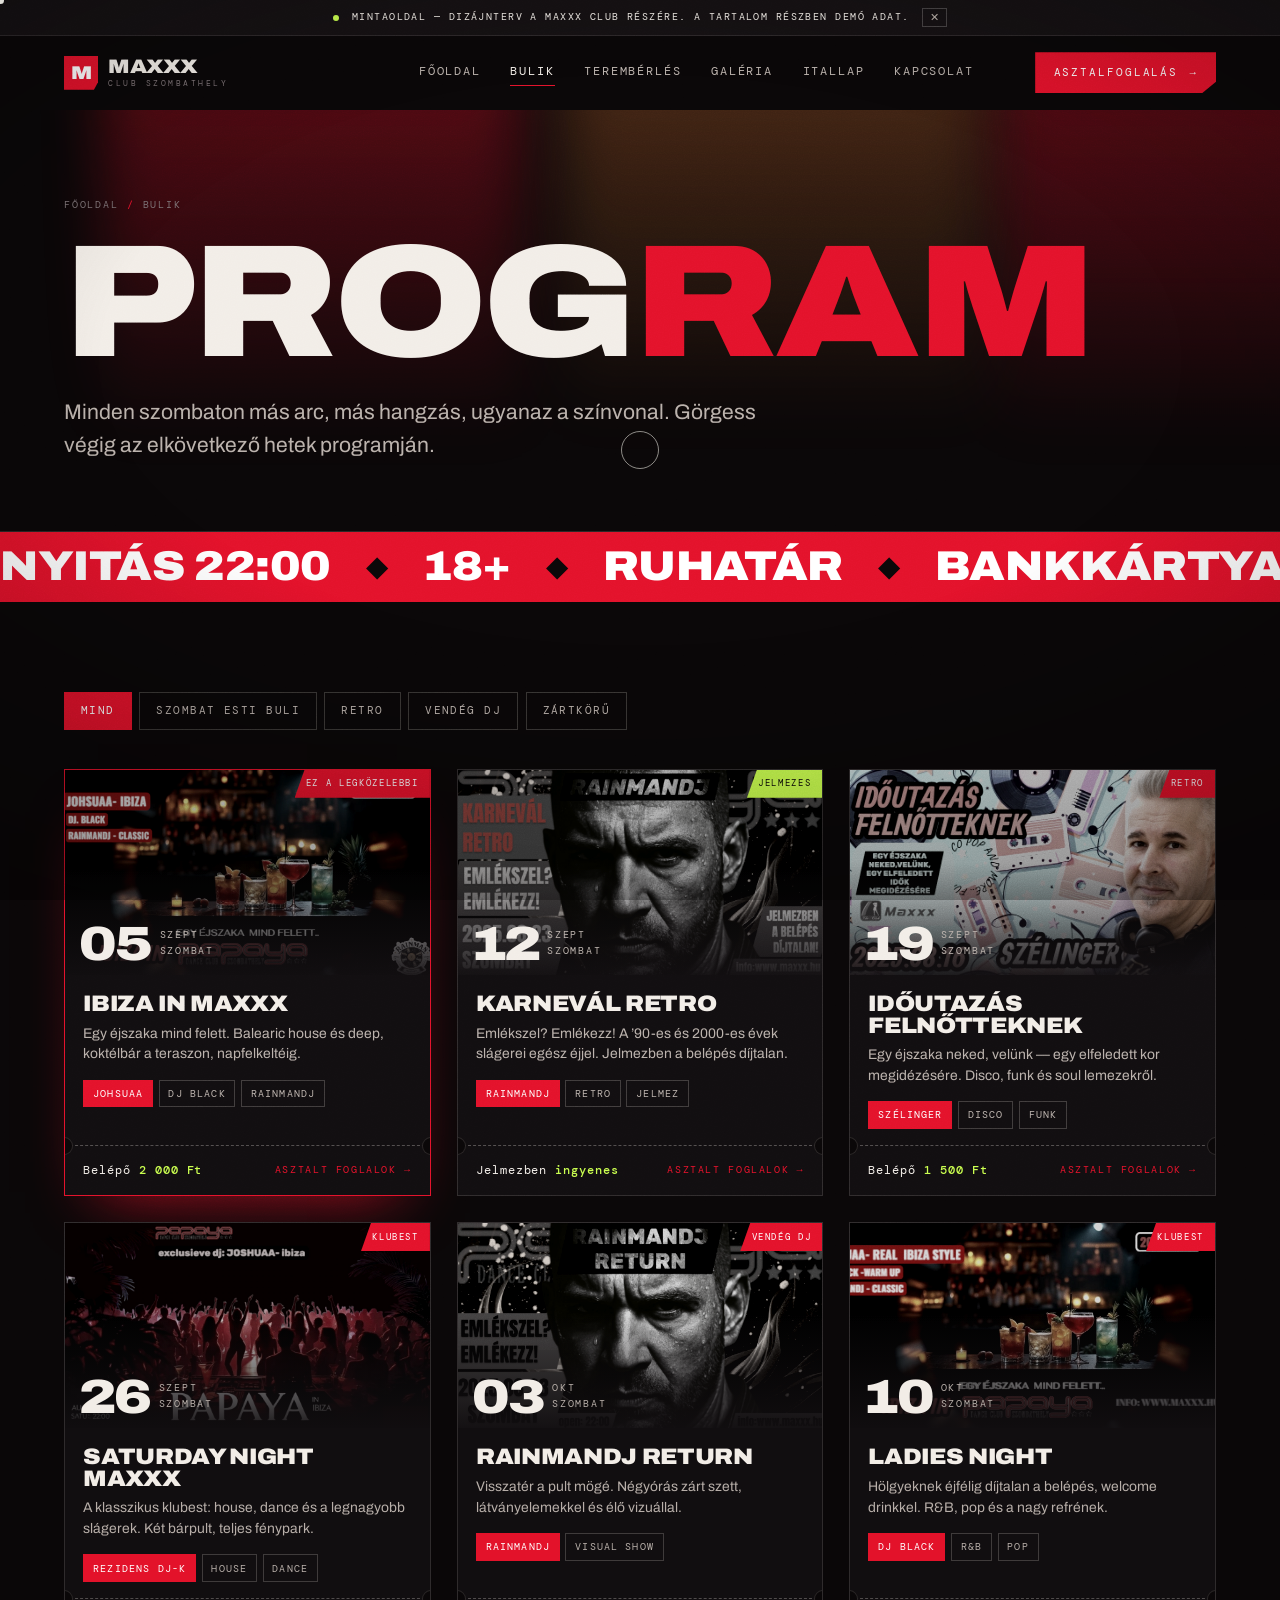
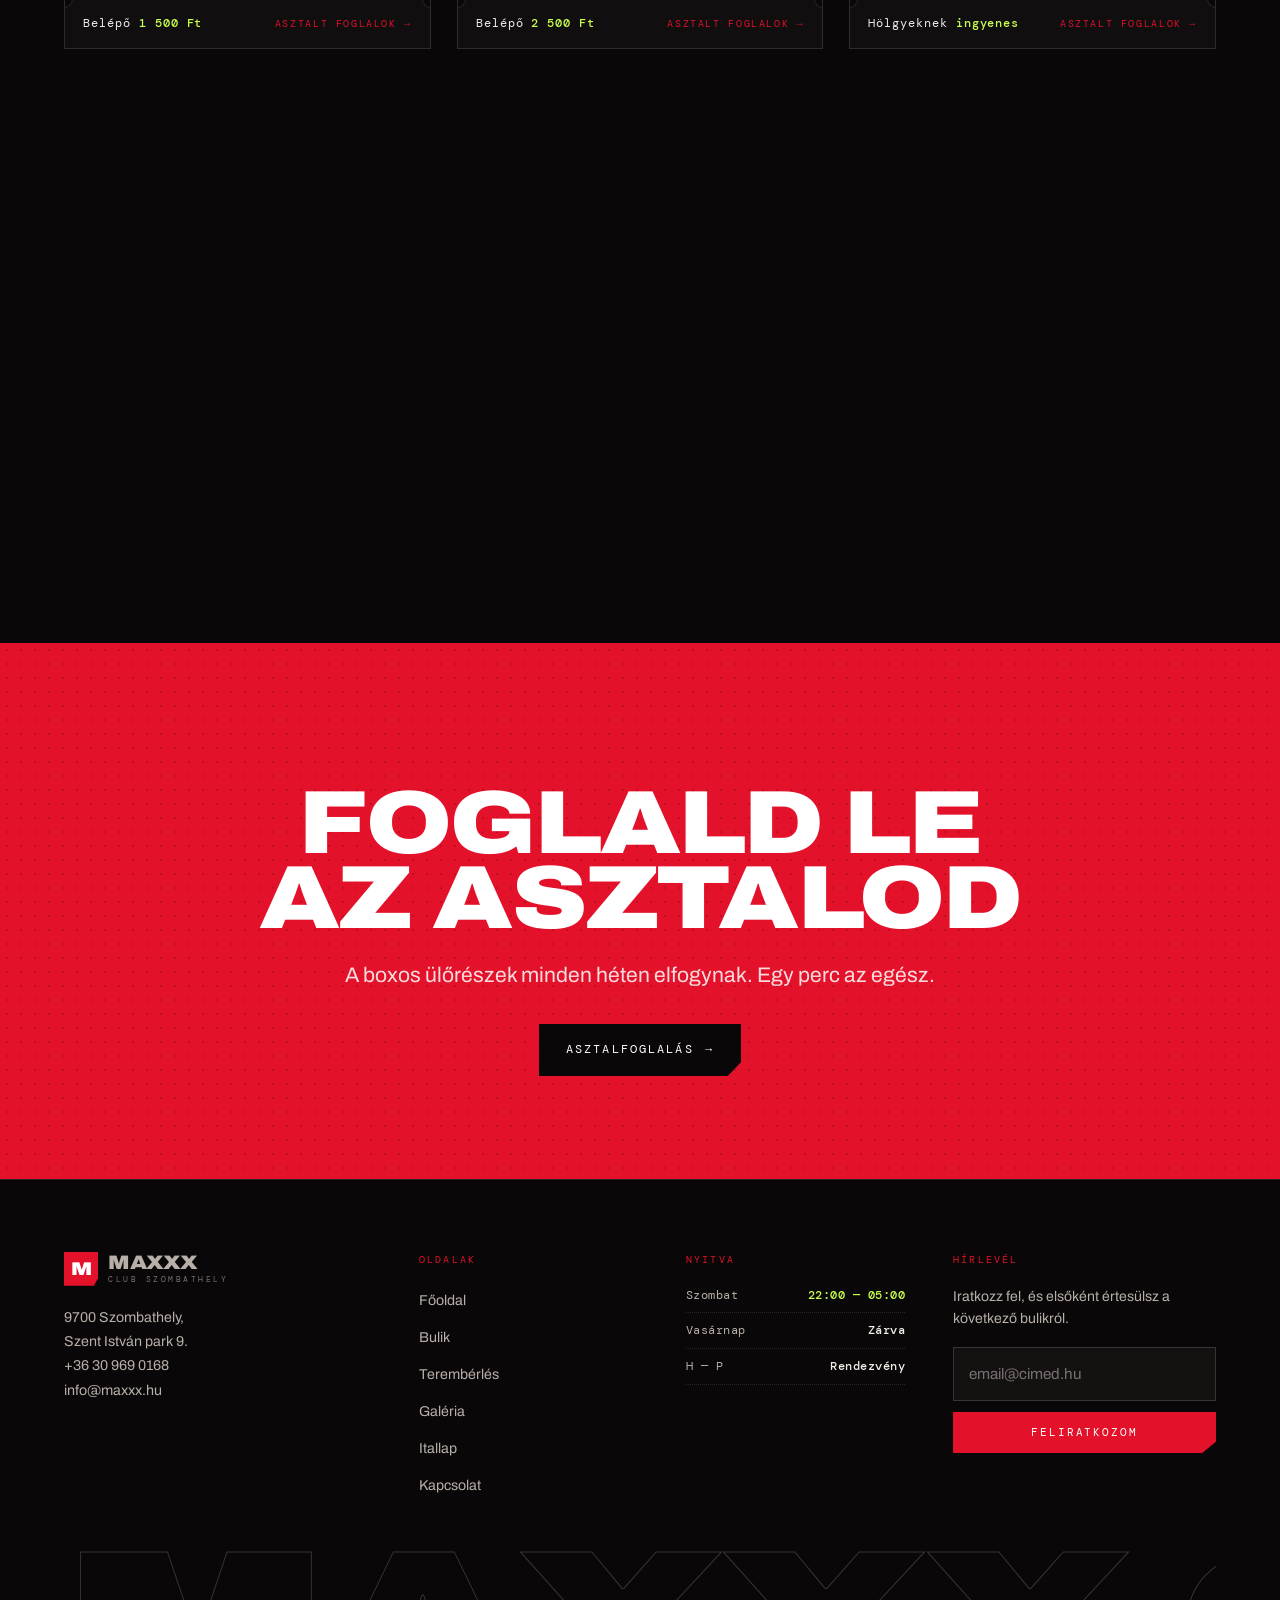
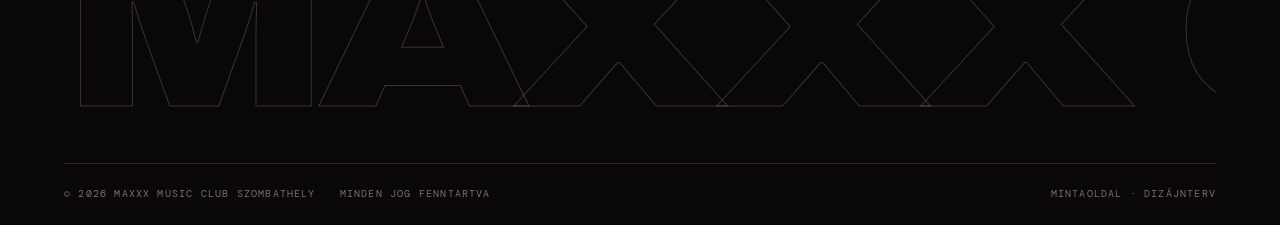
<file: bulik.html>
<!DOCTYPE html>
<html lang="hu">
<head>
<meta charset="utf-8">
<meta name="viewport" content="width=device-width, initial-scale=1">
<title>Bulik &amp; programok — Maxxx Club Szombathely</title>
<meta name="description" content="A Maxxx Club Szombathely következő bulijai: szombat esti programok, retro éjszakák, vendég DJ-k. Szűrj kategóriára és foglalj asztalt.">
<meta name="theme-color" content="#0A0708">
<link rel="icon" href="assets/img/favicon.svg" type="image/svg+xml">
<link rel="preconnect" href="https://fonts.googleapis.com">
<link rel="preconnect" href="https://fonts.gstatic.com" crossorigin>
<link href="https://fonts.googleapis.com/css2?family=Archivo:ital,wdth,wght@0,62..125,100..900;1,62..125,100..900&family=DM+Mono:wght@300;400;500&family=Fraunces:ital,opsz,wght@1,9..144,300..700&display=swap" rel="stylesheet">
<link rel="stylesheet" href="assets/css/style.css">
</head>
<body>

<div class="progress" aria-hidden="true"></div>
<div class="grain" aria-hidden="true"></div>
<div class="vignette" aria-hidden="true"></div>
<a href="#fo" class="sr">Ugrás a tartalomra</a>

<div class="demobar">
  <b>Mintaoldal — dizájnterv a Maxxx Club részére. A tartalom részben demó adat.</b>
  <button type="button" aria-label="Sáv bezárása">✕</button>
</div>

<header class="head">
  <div class="head__in">
    <a class="brand" href="index.html" aria-label="Maxxx Club — főoldal">
      <span class="brand__mark" aria-hidden="true">M</span>
      <span class="brand__type">Maxxx<i>Club Szombathely</i></span>
    </a>
    <nav class="nav" aria-label="Fő navigáció">
      <a href="index.html">Főoldal</a>
      <a href="bulik.html" aria-current="page">Bulik</a>
      <a href="termek.html">Terembérlés</a>
      <a href="galeria.html">Galéria</a>
      <a href="itallap.html">Itallap</a>
      <a href="kapcsolat.html">Kapcsolat</a>
    </nav>
    <a class="btn btn--sm head__cta" href="index.html#foglalas">Asztalfoglalás <span class="btn__ar">→</span></a>
    <button class="burger" aria-label="Menü" aria-expanded="false" aria-controls="drawer"><i></i><i></i><i></i></button>
  </div>
</header>

<nav class="drawer" id="drawer" aria-label="Mobil navigáció" aria-hidden="true">
  <a class="drawer__link" href="index.html"><em>01</em> Főoldal</a>
  <a class="drawer__link" href="bulik.html"><em>02</em> Bulik</a>
  <a class="drawer__link" href="termek.html"><em>03</em> Terembérlés</a>
  <a class="drawer__link" href="galeria.html"><em>04</em> Galéria</a>
  <a class="drawer__link" href="itallap.html"><em>05</em> Itallap</a>
  <a class="drawer__link" href="kapcsolat.html"><em>06</em> Kapcsolat</a>
  <div class="drawer__foot">
    <a href="tel:+36309690168">+36 30 969 0168</a>
    <a href="mailto:info@maxxx.hu">info@maxxx.hu</a>
    <span>9700 Szombathely, Szent István park 9.</span>
  </div>
</nav>

<main id="fo">

<section class="phead">
  <div class="rig" aria-hidden="true"><i></i><i></i><i></i></div>
  <div class="shell phead__in">
    <p class="crumbs"><a href="index.html">Főoldal</a><span>/</span>Bulik</p>
    <h1 class="d1">Prog<span class="hl">ram</span></h1>
    <p class="lead" style="margin-top:1.6rem">Minden szombaton más arc, más hangzás, ugyanaz a színvonal. Görgess végig az elkövetkező hetek programján.</p>
  </div>
</section>

<div class="marquee marquee--red" aria-hidden="true">
  <div class="marquee__t">
    <b>Nyitás 22:00</b><s>◆</s><b>18+</b><s>◆</s><b>Ruhatár</b><s>◆</s><b>Bankkártya</b><s>◆</s><b>Asztalfoglalás ajánlott</b><s>◆</s>
  </div>
</div>

<section class="section">
  <div class="shell">

    <div class="filters" data-filters role="group" aria-label="Programszűrő">
      <button class="filter" data-filter="all" aria-pressed="true">Mind</button>
      <button class="filter" data-filter="buli" aria-pressed="false">Szombat esti buli</button>
      <button class="filter" data-filter="retro" aria-pressed="false">Retro</button>
      <button class="filter" data-filter="vendeg" aria-pressed="false">Vendég DJ</button>
      <button class="filter" data-filter="zart" aria-pressed="false">Zártkörű</button>
    </div>

    <div class="tickets">

      <article class="ticket ticket--next" data-cat="vendeg" data-rv>
        <span class="ticket__flag">Ez a legközelebbi</span>
        <div class="ticket__img">
          <img src="assets/img/papaya-ibiza.jpg" alt="Ibiza in Maxxx — koktélok a bárpulton" loading="lazy">
          <div class="ticket__date"><span class="ticket__d">05</span><span class="ticket__m">Szept<br>Szombat</span></div>
        </div>
        <div class="ticket__body">
          <h3 class="ticket__t">Ibiza in Maxxx</h3>
          <p class="ticket__desc">Egy éjszaka mind felett. Balearic house és deep, koktélbár a teraszon, napfelkeltéig.</p>
          <div class="ticket__djs"><span class="chip chip--red">Johsuaa</span><span class="chip">DJ Black</span><span class="chip">RainmanDJ</span></div>
        </div>
        <div class="ticket__stub">
          <span class="ticket__price">Belépő <b>2 000 Ft</b></span>
          <a class="ticket__go" href="index.html#foglalas">Asztalt foglalok <span aria-hidden="true">→</span></a>
        </div>
      </article>

      <article class="ticket ticket--soon" data-cat="retro" data-rv data-rv-d="1">
        <span class="ticket__flag">Jelmezes</span>
        <div class="ticket__img">
          <img src="assets/img/rainman-4.jpg" alt="Karnevál Retro — RainmanDJ" loading="lazy">
          <div class="ticket__date"><span class="ticket__d">12</span><span class="ticket__m">Szept<br>Szombat</span></div>
        </div>
        <div class="ticket__body">
          <h3 class="ticket__t">Karnevál Retro</h3>
          <p class="ticket__desc">Emlékszel? Emlékezz! A ’90-es és 2000-es évek slágerei egész éjjel. Jelmezben a belépés díjtalan.</p>
          <div class="ticket__djs"><span class="chip chip--red">RainmanDJ</span><span class="chip">Retro</span><span class="chip">Jelmez</span></div>
        </div>
        <div class="ticket__stub">
          <span class="ticket__price">Jelmezben <b>ingyenes</b></span>
          <a class="ticket__go" href="index.html#foglalas">Asztalt foglalok <span aria-hidden="true">→</span></a>
        </div>
      </article>

      <article class="ticket" data-cat="retro" data-rv data-rv-d="2">
        <span class="ticket__flag">Retro</span>
        <div class="ticket__img">
          <img src="assets/img/szelinger.jpg" alt="Időutazás felnőtteknek — Szélinger" loading="lazy">
          <div class="ticket__date"><span class="ticket__d">19</span><span class="ticket__m">Szept<br>Szombat</span></div>
        </div>
        <div class="ticket__body">
          <h3 class="ticket__t">Időutazás felnőtteknek</h3>
          <p class="ticket__desc">Egy éjszaka neked, velünk — egy elfeledett kor megidézésére. Disco, funk és soul lemezekről.</p>
          <div class="ticket__djs"><span class="chip chip--red">Szélinger</span><span class="chip">Disco</span><span class="chip">Funk</span></div>
        </div>
        <div class="ticket__stub">
          <span class="ticket__price">Belépő <b>1 500 Ft</b></span>
          <a class="ticket__go" href="index.html#foglalas">Asztalt foglalok <span aria-hidden="true">→</span></a>
        </div>
      </article>

      <article class="ticket" data-cat="buli" data-rv>
        <span class="ticket__flag">Klubest</span>
        <div class="ticket__img">
          <img src="assets/img/papaya-open.jpg" alt="Saturday Night Maxxx" loading="lazy">
          <div class="ticket__date"><span class="ticket__d">26</span><span class="ticket__m">Szept<br>Szombat</span></div>
        </div>
        <div class="ticket__body">
          <h3 class="ticket__t">Saturday Night Maxxx</h3>
          <p class="ticket__desc">A klasszikus klubest: house, dance és a legnagyobb slágerek. Két bárpult, teljes fénypark.</p>
          <div class="ticket__djs"><span class="chip chip--red">Rezidens DJ-k</span><span class="chip">House</span><span class="chip">Dance</span></div>
        </div>
        <div class="ticket__stub">
          <span class="ticket__price">Belépő <b>1 500 Ft</b></span>
          <a class="ticket__go" href="index.html#foglalas">Asztalt foglalok <span aria-hidden="true">→</span></a>
        </div>
      </article>

      <article class="ticket" data-cat="vendeg" data-rv data-rv-d="1">
        <span class="ticket__flag">Vendég DJ</span>
        <div class="ticket__img">
          <img src="assets/img/rainman-2.jpg" alt="RainmanDJ Return" loading="lazy">
          <div class="ticket__date"><span class="ticket__d">03</span><span class="ticket__m">Okt<br>Szombat</span></div>
        </div>
        <div class="ticket__body">
          <h3 class="ticket__t">RainmanDJ Return</h3>
          <p class="ticket__desc">Visszatér a pult mögé. Négyórás zárt szett, látványelemekkel és élő vizuállal.</p>
          <div class="ticket__djs"><span class="chip chip--red">RainmanDJ</span><span class="chip">Visual show</span></div>
        </div>
        <div class="ticket__stub">
          <span class="ticket__price">Belépő <b>2 500 Ft</b></span>
          <a class="ticket__go" href="index.html#foglalas">Asztalt foglalok <span aria-hidden="true">→</span></a>
        </div>
      </article>

      <article class="ticket" data-cat="buli" data-rv data-rv-d="2">
        <span class="ticket__flag">Klubest</span>
        <div class="ticket__img">
          <img src="assets/img/papaya-6.jpg" alt="Ladies Night" loading="lazy">
          <div class="ticket__date"><span class="ticket__d">10</span><span class="ticket__m">Okt<br>Szombat</span></div>
        </div>
        <div class="ticket__body">
          <h3 class="ticket__t">Ladies Night</h3>
          <p class="ticket__desc">Hölgyeknek éjfélig díjtalan a belépés, welcome drinkkel. R&amp;B, pop és a nagy refrének.</p>
          <div class="ticket__djs"><span class="chip chip--red">DJ Black</span><span class="chip">R&amp;B</span><span class="chip">Pop</span></div>
        </div>
        <div class="ticket__stub">
          <span class="ticket__price">Hölgyeknek <b>ingyenes</b></span>
          <a class="ticket__go" href="index.html#foglalas">Asztalt foglalok <span aria-hidden="true">→</span></a>
        </div>
      </article>

      <article class="ticket ticket--priv" data-cat="zart" data-rv>
        <span class="ticket__flag">Zártkörű</span>
        <div class="ticket__img">
          <img src="assets/img/club-5658.jpg" alt="Céges rendezvény a klubban" loading="lazy">
          <div class="ticket__date"><span class="ticket__d">16</span><span class="ticket__m">Okt<br>Péntek</span></div>
        </div>
        <div class="ticket__body">
          <h3 class="ticket__t">Céges évzáró — foglalt</h3>
          <p class="ticket__desc">A Main Floor ezen az estén zártkörű rendezvény miatt nem látogatható. A Terasz &amp; Bár nyitva.</p>
          <div class="ticket__djs"><span class="chip">Main Floor</span><span class="chip">Zártkörű</span></div>
        </div>
        <div class="ticket__stub">
          <span class="ticket__price">Nem látogatható</span>
          <a class="ticket__go" href="termek.html">Terembérlés <span aria-hidden="true">→</span></a>
        </div>
      </article>

      <article class="ticket" data-cat="buli" data-rv data-rv-d="1">
        <span class="ticket__flag">Klubest</span>
        <div class="ticket__img">
          <img src="assets/img/vodkaszoda.jpg" alt="Cocktail Night" loading="lazy">
          <div class="ticket__date"><span class="ticket__d">17</span><span class="ticket__m">Okt<br>Szombat</span></div>
        </div>
        <div class="ticket__body">
          <h3 class="ticket__t">Cocktail Night</h3>
          <p class="ticket__desc">Az itallap teljes koktélkínálata féláron 23:00-ig. Bartender show a Red Lounge-ban.</p>
          <div class="ticket__djs"><span class="chip chip--red">Rezidens DJ-k</span><span class="chip">Bartender show</span></div>
        </div>
        <div class="ticket__stub">
          <span class="ticket__price">Belépő <b>1 500 Ft</b></span>
          <a class="ticket__go" href="index.html#foglalas">Asztalt foglalok <span aria-hidden="true">→</span></a>
        </div>
      </article>

      <article class="ticket ticket--priv" data-cat="zart" data-rv data-rv-d="2">
        <span class="ticket__flag">Zártkörű</span>
        <div class="ticket__img">
          <img src="assets/img/club-5676.jpg" alt="Esküvő a klubban" loading="lazy">
          <div class="ticket__date"><span class="ticket__d">23</span><span class="ticket__m">Okt<br>Péntek</span></div>
        </div>
        <div class="ticket__body">
          <h3 class="ticket__t">Esküvői afterparty — foglalt</h3>
          <p class="ticket__desc">Teljes klub zártkörű rendezvényen. Következő nyilvános programunk másnap, szombaton.</p>
          <div class="ticket__djs"><span class="chip">Teljes klub</span><span class="chip">Zártkörű</span></div>
        </div>
        <div class="ticket__stub">
          <span class="ticket__price">Nem látogatható</span>
          <a class="ticket__go" href="termek.html">Terembérlés <span aria-hidden="true">→</span></a>
        </div>
      </article>

    </div>

    <p class="noresult" data-noresult style="display:none">Ebben a kategóriában jelenleg nincs meghirdetett program.</p>
  </div>
</section>

<section class="band">
  <div class="shell center">
    <p class="eyebrow" style="justify-content:center" data-rv>Ne maradj le</p>
    <h2 class="d2" data-rv data-rv-d="1">Foglald le<br>az asztalod</h2>
    <p class="lead" style="margin:1.4rem auto 2rem" data-rv data-rv-d="2">A boxos ülőrészek minden héten elfogynak. Egy perc az egész.</p>
    <div data-rv data-rv-d="3"><a class="btn" href="index.html#foglalas">Asztalfoglalás <span class="btn__ar">→</span></a></div>
  </div>
</section>

</main>

<footer class="foot">
  <div class="shell">
    <div class="foot__grid">
      <div>
        <a class="brand" href="index.html" style="margin-bottom:1.2rem">
          <span class="brand__mark" aria-hidden="true">M</span>
          <span class="brand__type">Maxxx<i>Club Szombathely</i></span>
        </a>
        <address>
          9700 Szombathely,<br>Szent István park 9.<br>
          <a href="tel:+36309690168">+36 30 969 0168</a><br>
          <a href="mailto:info@maxxx.hu">info@maxxx.hu</a>
        </address>
      </div>
      <div>
        <h4>Oldalak</h4>
        <ul>
          <li><a href="index.html">Főoldal</a></li>
          <li><a href="bulik.html">Bulik</a></li>
          <li><a href="termek.html">Terembérlés</a></li>
          <li><a href="galeria.html">Galéria</a></li>
          <li><a href="itallap.html">Itallap</a></li>
          <li><a href="kapcsolat.html">Kapcsolat</a></li>
        </ul>
      </div>
      <div>
        <h4>Nyitva</h4>
        <div class="opening">
          <div class="on"><span>Szombat</span><b>22:00 — 05:00</b></div>
          <div><span>Vasárnap</span><b>Zárva</b></div>
          <div><span>H — P</span><b>Rendezvény</b></div>
        </div>
      </div>
      <div>
        <h4>Hírlevél</h4>
        <p class="muted" style="font-size:.88rem;margin:0 0 1rem">Iratkozz fel, és elsőként értesülsz a következő bulikról.</p>
        <form data-news>
          <label class="field" style="margin-bottom:.7rem">
            <span class="sr">E-mail cím</span>
            <input type="email" placeholder="email@cimed.hu" aria-label="E-mail cím">
          </label>
          <button class="btn btn--sm btn--wide" type="submit">Feliratkozom</button>
        </form>
      </div>
    </div>
    <p class="foot__word" aria-hidden="true">Maxxx Club</p>
    <div class="foot__bot">
      <span>© <span data-year>2026</span> Maxxx Music Club Szombathely</span>
      <span>Minden jog fenntartva</span>
      <span class="sp">Mintaoldal · dizájnterv</span>
    </div>
  </div>
</footer>

<button class="top" aria-label="Vissza a tetejére">
  <svg width="18" height="18" viewBox="0 0 24 24" fill="none" stroke="currentColor" stroke-width="2"><path d="M12 19V5M5 12l7-7 7 7"/></svg>
</button>

<script src="assets/js/main.js"></script>
</body>
</html>
</file>
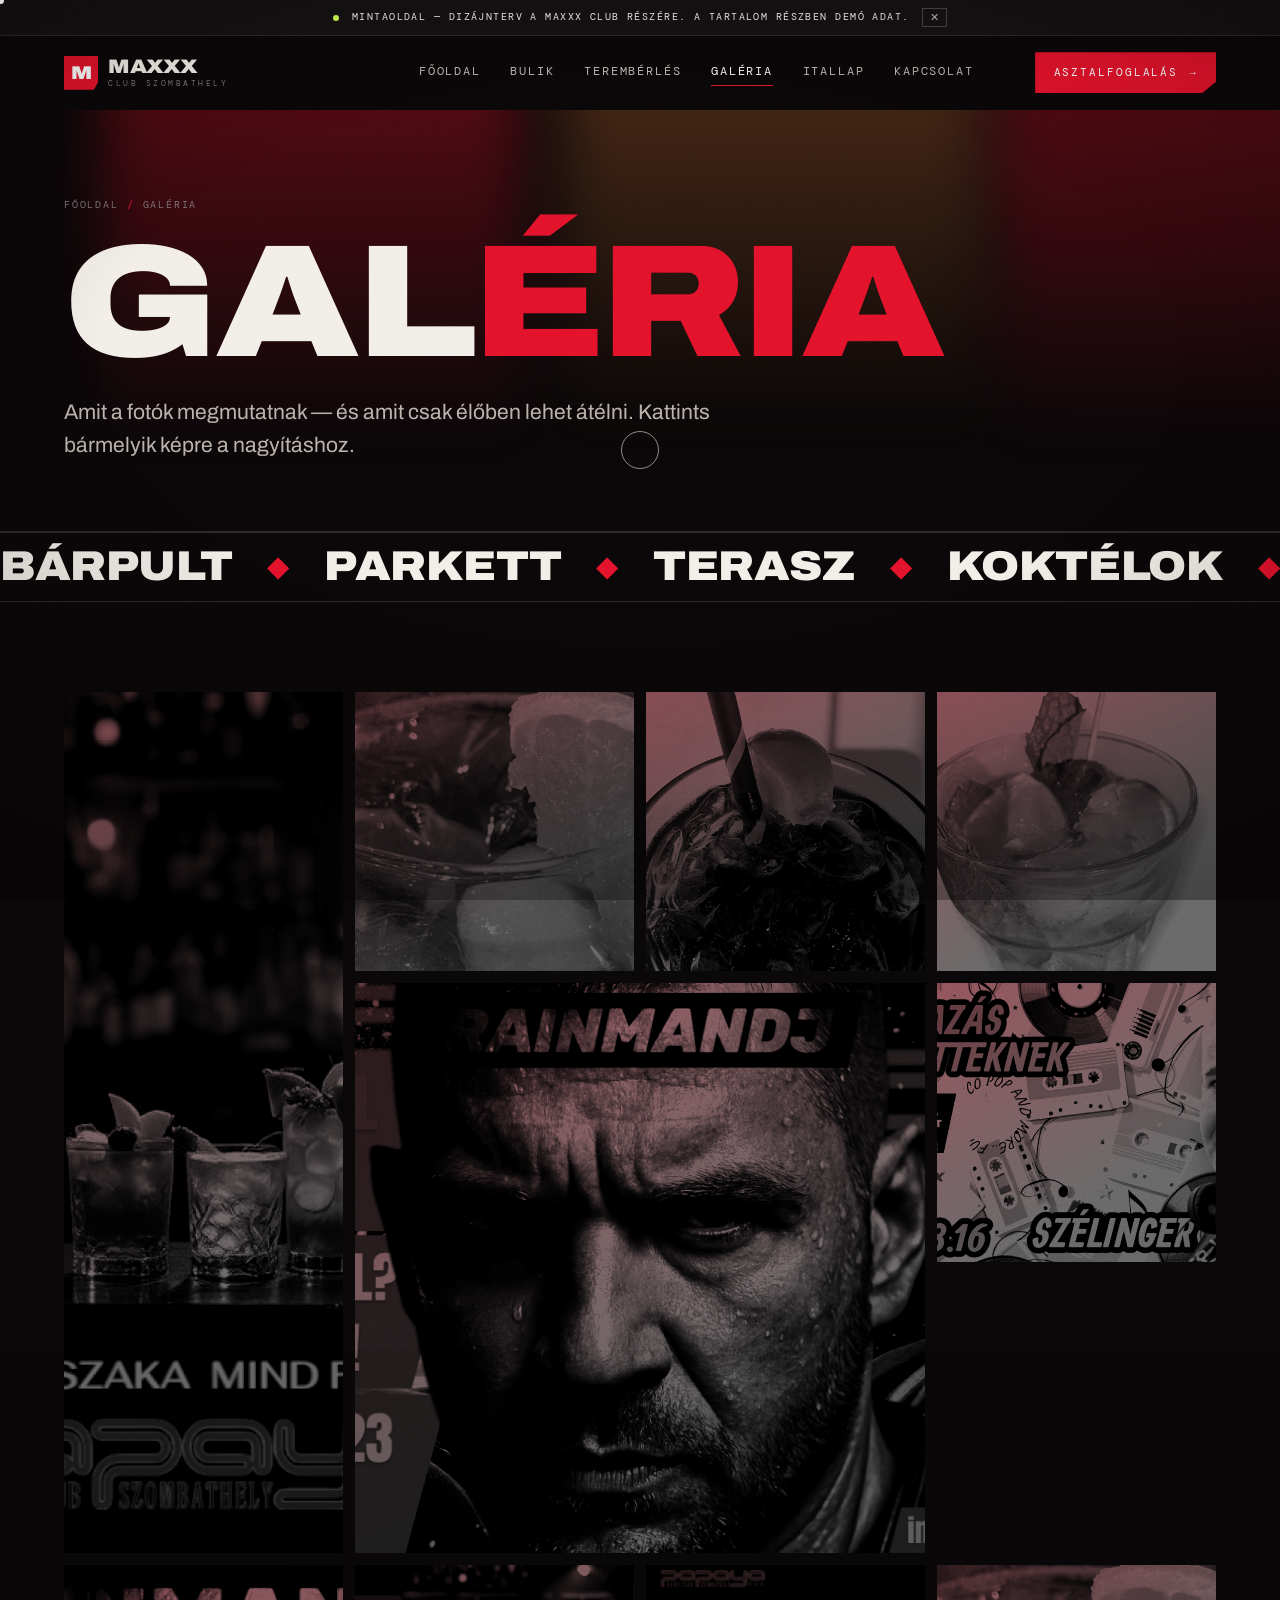
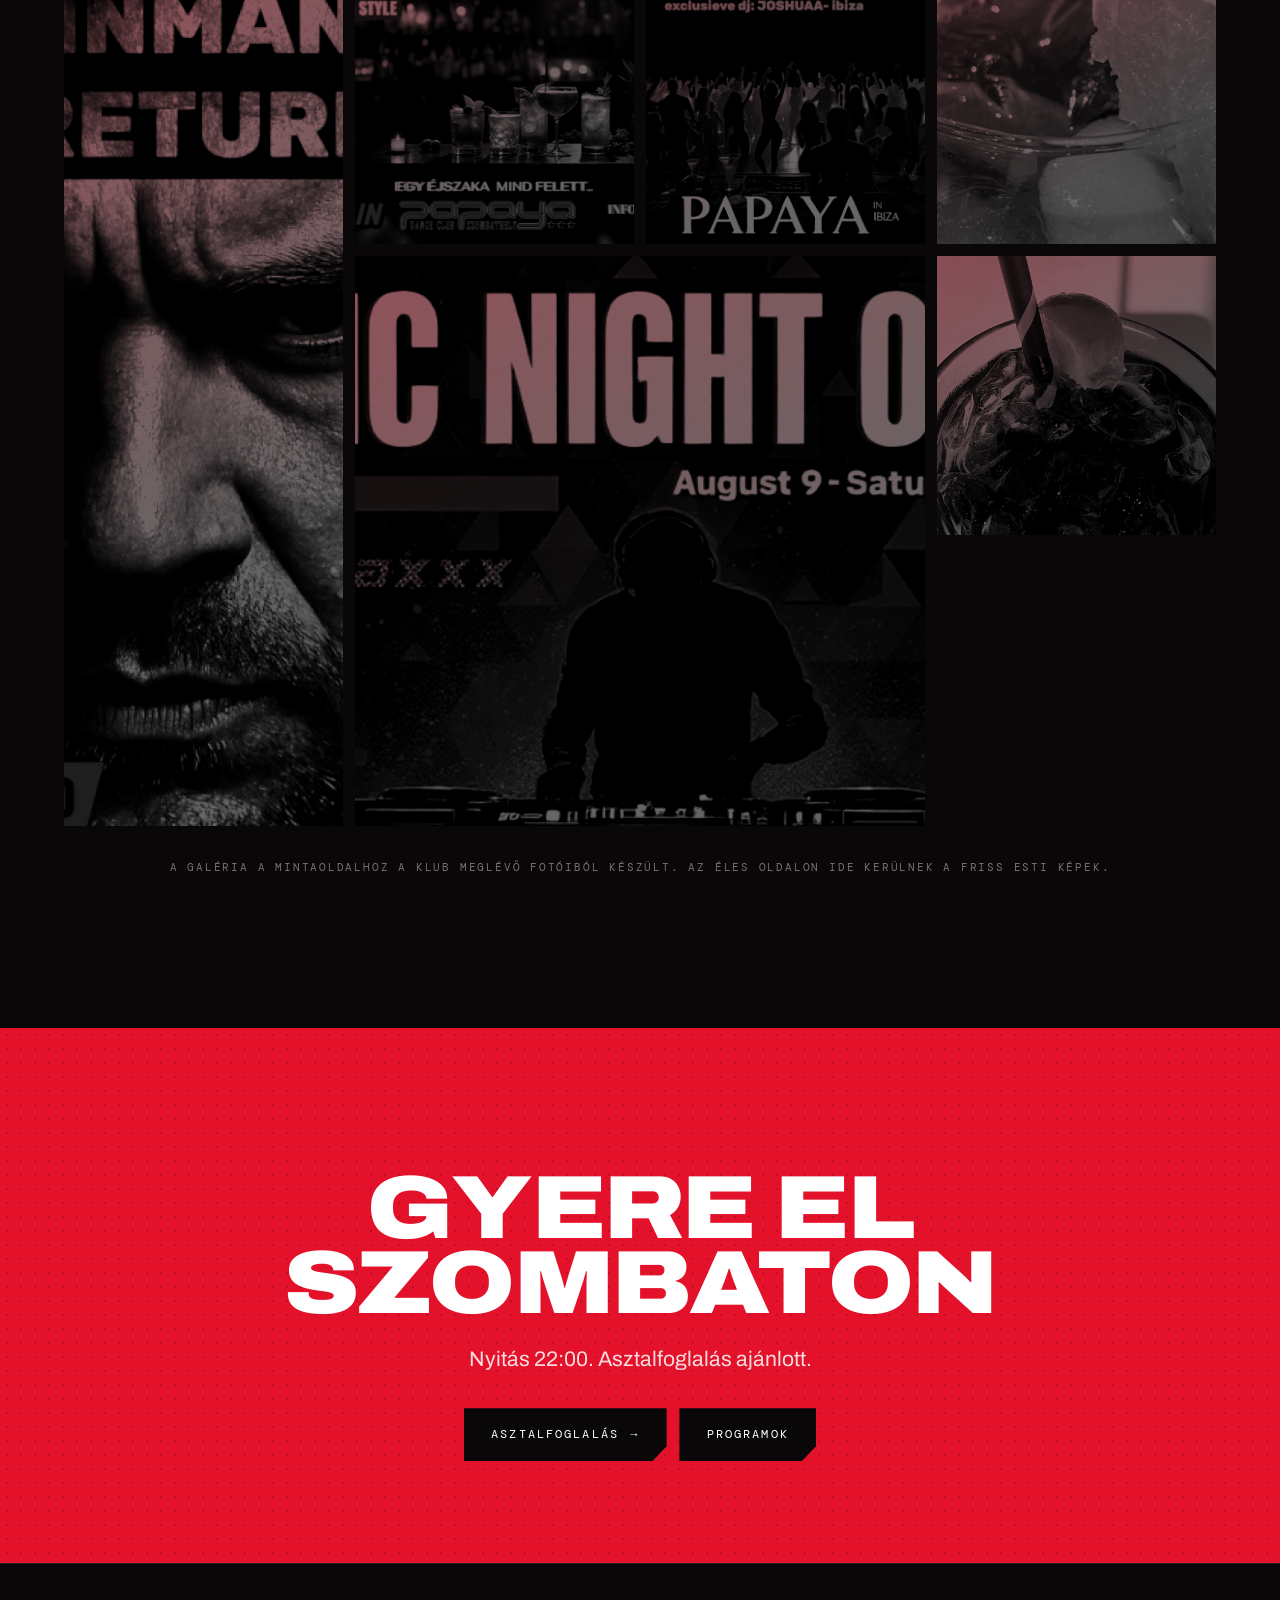
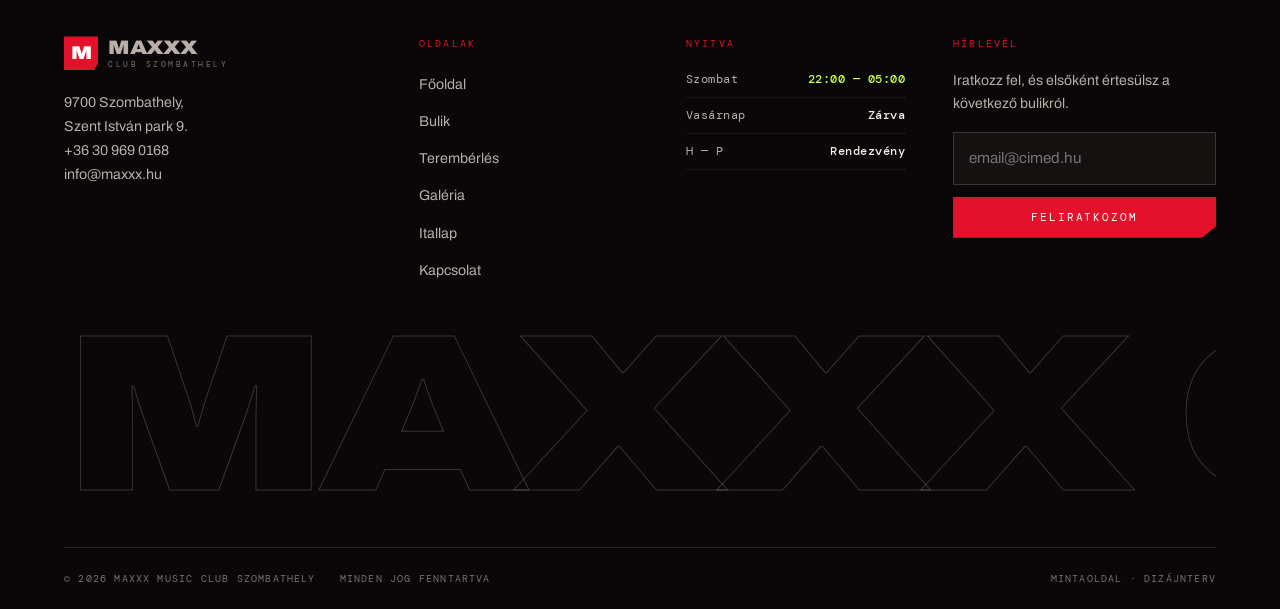
<file: galeria.html>
<!DOCTYPE html>
<html lang="hu">
<head>
<meta charset="utf-8">
<meta name="viewport" content="width=device-width, initial-scale=1">
<title>Galéria — Maxxx Club Szombathely</title>
<meta name="description" content="Képek a Maxxx Club Szombathely estéiről: bárpult, koktélok, plakátok, hangulat. Kattints a nagyításhoz.">
<meta name="theme-color" content="#0A0708">
<link rel="icon" href="assets/img/favicon.svg" type="image/svg+xml">
<link rel="preconnect" href="https://fonts.googleapis.com">
<link rel="preconnect" href="https://fonts.gstatic.com" crossorigin>
<link href="https://fonts.googleapis.com/css2?family=Archivo:ital,wdth,wght@0,62..125,100..900;1,62..125,100..900&family=DM+Mono:wght@300;400;500&family=Fraunces:ital,opsz,wght@1,9..144,300..700&display=swap" rel="stylesheet">
<link rel="stylesheet" href="assets/css/style.css">
</head>
<body>

<div class="progress" aria-hidden="true"></div>
<div class="grain" aria-hidden="true"></div>
<div class="vignette" aria-hidden="true"></div>
<a href="#fo" class="sr">Ugrás a tartalomra</a>

<div class="demobar">
  <b>Mintaoldal — dizájnterv a Maxxx Club részére. A tartalom részben demó adat.</b>
  <button type="button" aria-label="Sáv bezárása">✕</button>
</div>

<header class="head">
  <div class="head__in">
    <a class="brand" href="index.html" aria-label="Maxxx Club — főoldal">
      <span class="brand__mark" aria-hidden="true">M</span>
      <span class="brand__type">Maxxx<i>Club Szombathely</i></span>
    </a>
    <nav class="nav" aria-label="Fő navigáció">
      <a href="index.html">Főoldal</a>
      <a href="bulik.html">Bulik</a>
      <a href="termek.html">Terembérlés</a>
      <a href="galeria.html" aria-current="page">Galéria</a>
      <a href="itallap.html">Itallap</a>
      <a href="kapcsolat.html">Kapcsolat</a>
    </nav>
    <a class="btn btn--sm head__cta" href="index.html#foglalas">Asztalfoglalás <span class="btn__ar">→</span></a>
    <button class="burger" aria-label="Menü" aria-expanded="false" aria-controls="drawer"><i></i><i></i><i></i></button>
  </div>
</header>

<nav class="drawer" id="drawer" aria-label="Mobil navigáció" aria-hidden="true">
  <a class="drawer__link" href="index.html"><em>01</em> Főoldal</a>
  <a class="drawer__link" href="bulik.html"><em>02</em> Bulik</a>
  <a class="drawer__link" href="termek.html"><em>03</em> Terembérlés</a>
  <a class="drawer__link" href="galeria.html"><em>04</em> Galéria</a>
  <a class="drawer__link" href="itallap.html"><em>05</em> Itallap</a>
  <a class="drawer__link" href="kapcsolat.html"><em>06</em> Kapcsolat</a>
  <div class="drawer__foot">
    <a href="tel:+36309690168">+36 30 969 0168</a>
    <a href="mailto:info@maxxx.hu">info@maxxx.hu</a>
    <span>9700 Szombathely, Szent István park 9.</span>
  </div>
</nav>

<main id="fo">

<section class="phead">
  <div class="rig" aria-hidden="true"><i></i><i></i><i></i></div>
  <div class="shell phead__in">
    <p class="crumbs"><a href="index.html">Főoldal</a><span>/</span>Galéria</p>
    <h1 class="d1">Gal<span class="hl">éria</span></h1>
    <p class="lead" style="margin-top:1.6rem">Amit a fotók megmutatnak — és amit csak élőben lehet átélni. Kattints bármelyik képre a nagyításhoz.</p>
  </div>
</section>

<div class="marquee marquee--rev marquee--slow marquee--stroke" aria-hidden="true">
  <div class="marquee__t">
    <b>Bárpult</b><s>◆</s><b>Parkett</b><s>◆</s><b>Terasz</b><s>◆</s><b>Koktélok</b><s>◆</s><b>Plakátok</b><s>◆</s>
  </div>
</div>

<section class="section">
  <div class="shell">
    <div class="gal" data-rv>

      <button class="gal__i gal__i--tall" data-full="assets/img/papaya-ibiza.jpg" data-caption="Ibiza in Papaya — a bárpult koktéljai">
        <img src="assets/img/papaya-ibiza.jpg" alt="Koktélok sorban a bárpulton" loading="lazy"><i>Bárpult</i>
      </button>

      <button class="gal__i" data-full="assets/img/club-5658.jpg" data-caption="Aperol narancsszelettel">
        <img src="assets/img/club-5658.jpg" alt="Aperol koktél narancsszelettel" loading="lazy"><i>Aperol</i>
      </button>

      <button class="gal__i" data-full="assets/img/club-5676.jpg" data-caption="Long drink lime-mal, jégen">
        <img src="assets/img/club-5676.jpg" alt="Long drink lime-mal, jégen" loading="lazy"><i>Long drink</i>
      </button>

      <button class="gal__i gal__i--wide" data-full="assets/img/rainman-4.jpg" data-caption="Karnevál Retro — RainmanDJ, jelmezes est">
        <img src="assets/img/rainman-4.jpg" alt="Karnevál Retro plakát RainmanDJ-vel" loading="lazy"><i>Karnevál Retro</i>
      </button>

      <button class="gal__i" data-full="assets/img/vodkaszoda.jpg" data-caption="Vodka szóda mentával és lime-mal">
        <img src="assets/img/vodkaszoda.jpg" alt="Vodka szóda mentával" loading="lazy"><i>Vodka szóda</i>
      </button>

      <button class="gal__i" data-full="assets/img/szelinger.jpg" data-caption="Időutazás felnőtteknek — Szélinger">
        <img src="assets/img/szelinger.jpg" alt="Időutazás felnőtteknek plakát" loading="lazy"><i>Szélinger</i>
      </button>

      <button class="gal__i gal__i--tall" data-full="assets/img/rainman-2.jpg" data-caption="RainmanDJ a pult mögött">
        <img src="assets/img/rainman-2.jpg" alt="RainmanDJ portré" loading="lazy"><i>RainmanDJ</i>
      </button>

      <button class="gal__i" data-full="assets/img/papaya-6.jpg" data-caption="Nyitó este — plakát">
        <img src="assets/img/papaya-6.jpg" alt="Nyitó este plakát" loading="lazy"><i>Nyitóest</i>
      </button>

      <button class="gal__i" data-full="assets/img/papaya-open.jpg" data-caption="Opening night">
        <img src="assets/img/papaya-open.jpg" alt="Opening night plakát" loading="lazy"><i>Opening</i>
      </button>

      <button class="gal__i gal__i--wide" data-full="assets/img/open3.png" data-caption="A klub belső tere nyitás előtt">
        <img src="assets/img/open3.png" alt="A klub belső tere" loading="lazy"><i>Belső tér</i>
      </button>

      <button class="gal__i" data-full="assets/img/club-5658.jpg" data-caption="Jég, narancs, este">
        <img src="assets/img/club-5658.jpg" alt="Koktél közelről" loading="lazy"><i>Részlet</i>
      </button>

      <button class="gal__i" data-full="assets/img/club-5676.jpg" data-caption="Utolsó kör">
        <img src="assets/img/club-5676.jpg" alt="Ital jégkockákkal" loading="lazy"><i>Utolsó kör</i>
      </button>

    </div>

    <p class="tiny" style="margin-top:2rem;text-align:center">
      A galéria a mintaoldalhoz a klub meglévő fotóiból készült. Az éles oldalon ide kerülnek a friss esti képek.
    </p>
  </div>
</section>

<section class="band">
  <div class="shell center">
    <p class="eyebrow" style="justify-content:center" data-rv>Legközelebb te is</p>
    <h2 class="d2" data-rv data-rv-d="1">Gyere el<br>szombaton</h2>
    <p class="lead" style="margin:1.4rem auto 2rem" data-rv data-rv-d="2">Nyitás 22:00. Asztalfoglalás ajánlott.</p>
    <div style="display:flex;gap:.8rem;justify-content:center;flex-wrap:wrap" data-rv data-rv-d="3">
      <a class="btn" href="index.html#foglalas">Asztalfoglalás <span class="btn__ar">→</span></a>
      <a class="btn btn--bone" href="bulik.html">Programok</a>
    </div>
  </div>
</section>

</main>

<footer class="foot">
  <div class="shell">
    <div class="foot__grid">
      <div>
        <a class="brand" href="index.html" style="margin-bottom:1.2rem">
          <span class="brand__mark" aria-hidden="true">M</span>
          <span class="brand__type">Maxxx<i>Club Szombathely</i></span>
        </a>
        <address>
          9700 Szombathely,<br>Szent István park 9.<br>
          <a href="tel:+36309690168">+36 30 969 0168</a><br>
          <a href="mailto:info@maxxx.hu">info@maxxx.hu</a>
        </address>
      </div>
      <div>
        <h4>Oldalak</h4>
        <ul>
          <li><a href="index.html">Főoldal</a></li>
          <li><a href="bulik.html">Bulik</a></li>
          <li><a href="termek.html">Terembérlés</a></li>
          <li><a href="galeria.html">Galéria</a></li>
          <li><a href="itallap.html">Itallap</a></li>
          <li><a href="kapcsolat.html">Kapcsolat</a></li>
        </ul>
      </div>
      <div>
        <h4>Nyitva</h4>
        <div class="opening">
          <div class="on"><span>Szombat</span><b>22:00 — 05:00</b></div>
          <div><span>Vasárnap</span><b>Zárva</b></div>
          <div><span>H — P</span><b>Rendezvény</b></div>
        </div>
      </div>
      <div>
        <h4>Hírlevél</h4>
        <p class="muted" style="font-size:.88rem;margin:0 0 1rem">Iratkozz fel, és elsőként értesülsz a következő bulikról.</p>
        <form data-news>
          <label class="field" style="margin-bottom:.7rem">
            <span class="sr">E-mail cím</span>
            <input type="email" placeholder="email@cimed.hu" aria-label="E-mail cím">
          </label>
          <button class="btn btn--sm btn--wide" type="submit">Feliratkozom</button>
        </form>
      </div>
    </div>
    <p class="foot__word" aria-hidden="true">Maxxx Club</p>
    <div class="foot__bot">
      <span>© <span data-year>2026</span> Maxxx Music Club Szombathely</span>
      <span>Minden jog fenntartva</span>
      <span class="sp">Mintaoldal · dizájnterv</span>
    </div>
  </div>
</footer>

<button class="top" aria-label="Vissza a tetejére">
  <svg width="18" height="18" viewBox="0 0 24 24" fill="none" stroke="currentColor" stroke-width="2"><path d="M12 19V5M5 12l7-7 7 7"/></svg>
</button>

<script src="assets/js/main.js"></script>
</body>
</html>
</file>
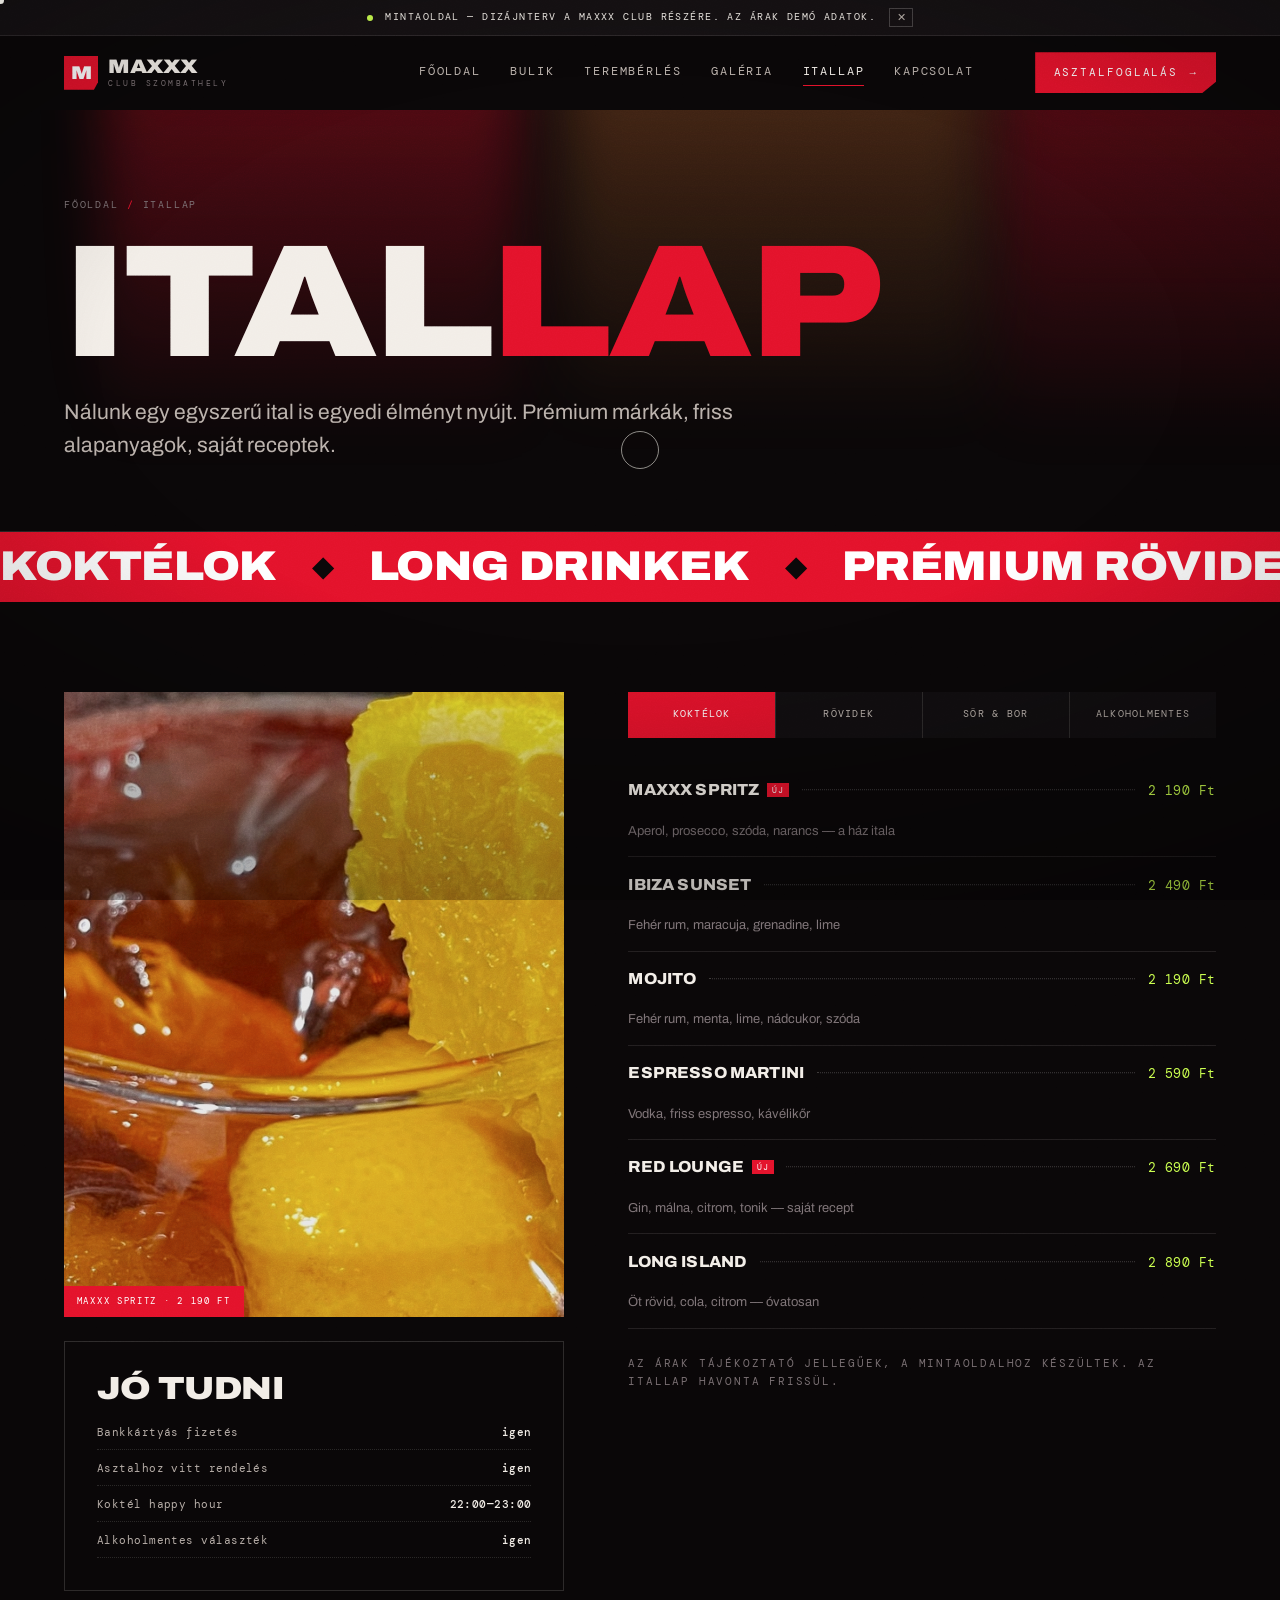
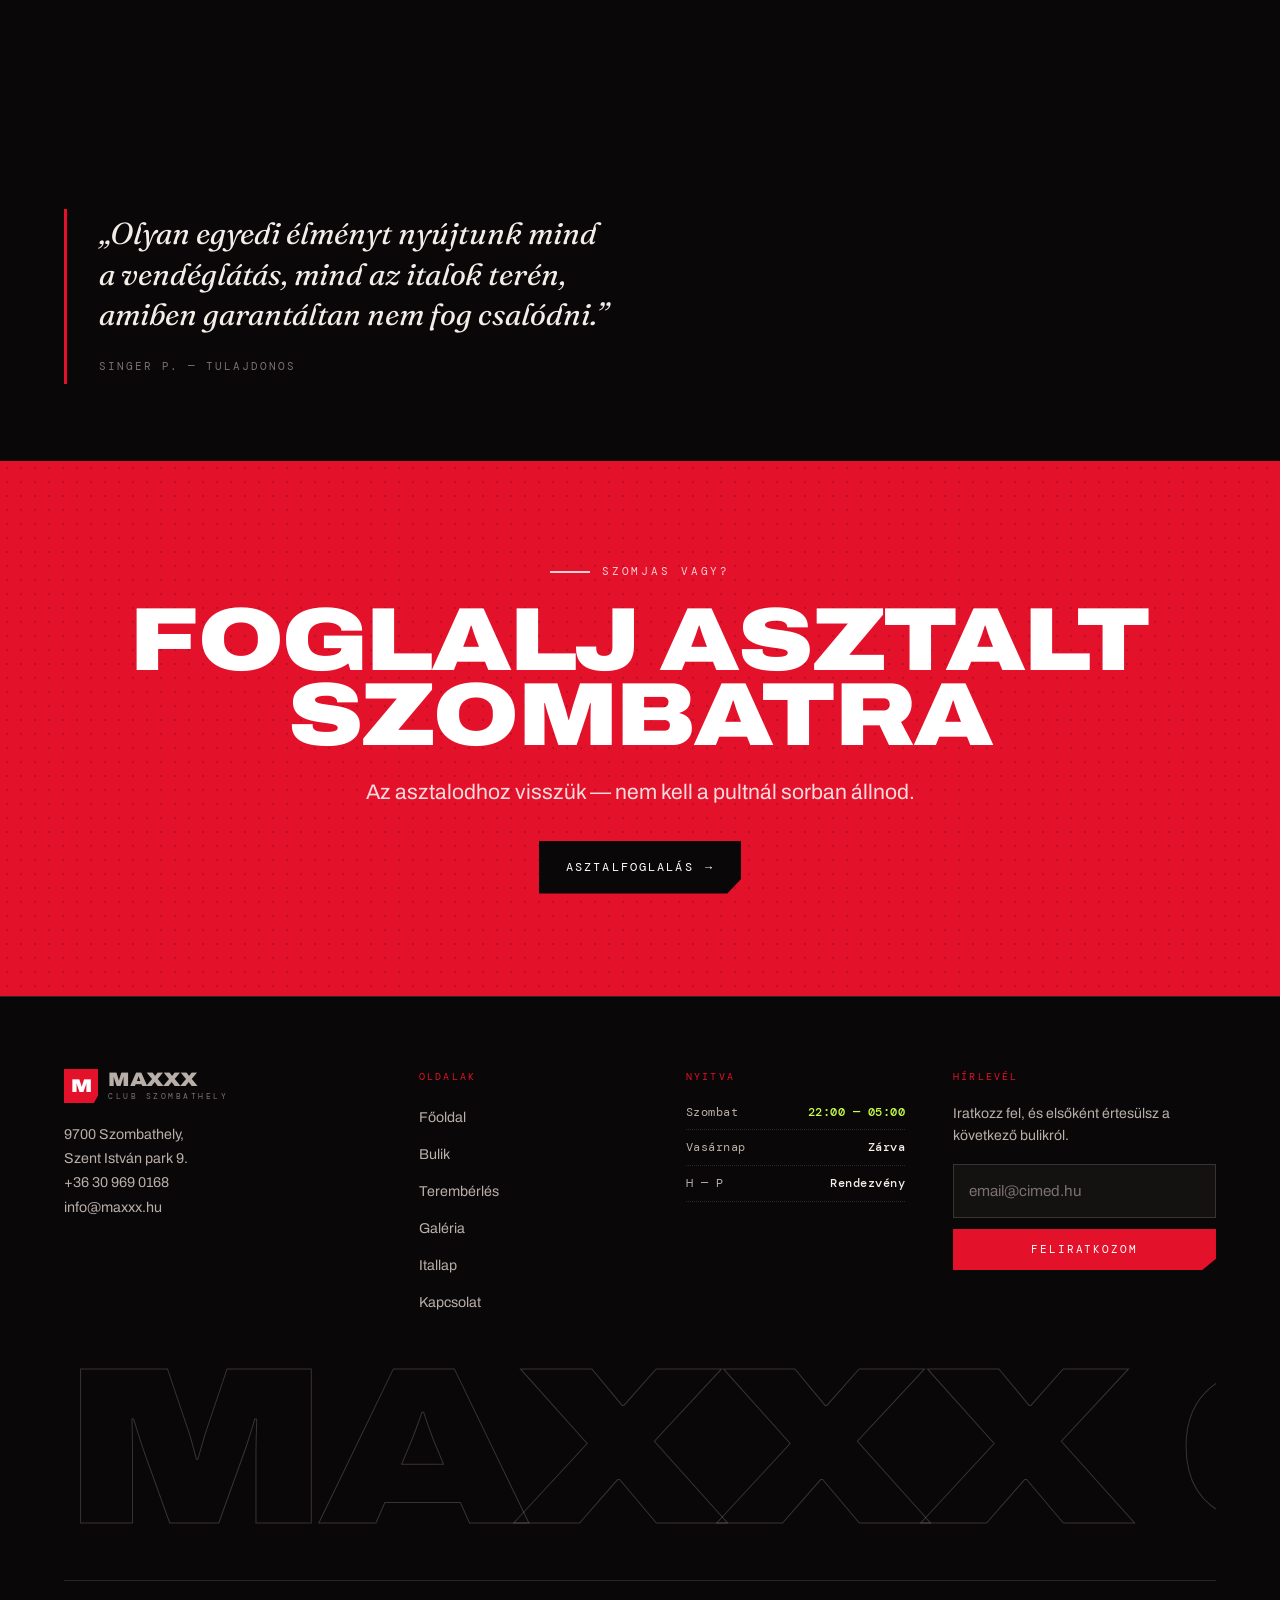
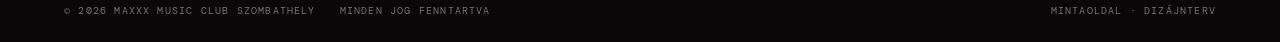
<file: itallap.html>
<!DOCTYPE html>
<html lang="hu">
<head>
<meta charset="utf-8">
<meta name="viewport" content="width=device-width, initial-scale=1">
<title>Itallap — Maxxx Club Szombathely</title>
<meta name="description" content="A Maxxx Club itallapja: saját keverésű koktélok, long drinkek, prémium rövidek, sör és bor, alkoholmentes választék.">
<meta name="theme-color" content="#0A0708">
<link rel="icon" href="assets/img/favicon.svg" type="image/svg+xml">
<link rel="preconnect" href="https://fonts.googleapis.com">
<link rel="preconnect" href="https://fonts.gstatic.com" crossorigin>
<link href="https://fonts.googleapis.com/css2?family=Archivo:ital,wdth,wght@0,62..125,100..900;1,62..125,100..900&family=DM+Mono:wght@300;400;500&family=Fraunces:ital,opsz,wght@1,9..144,300..700&display=swap" rel="stylesheet">
<link rel="stylesheet" href="assets/css/style.css">
</head>
<body>

<div class="progress" aria-hidden="true"></div>
<div class="grain" aria-hidden="true"></div>
<div class="vignette" aria-hidden="true"></div>
<a href="#fo" class="sr">Ugrás a tartalomra</a>

<div class="demobar">
  <b>Mintaoldal — dizájnterv a Maxxx Club részére. Az árak demó adatok.</b>
  <button type="button" aria-label="Sáv bezárása">✕</button>
</div>

<header class="head">
  <div class="head__in">
    <a class="brand" href="index.html" aria-label="Maxxx Club — főoldal">
      <span class="brand__mark" aria-hidden="true">M</span>
      <span class="brand__type">Maxxx<i>Club Szombathely</i></span>
    </a>
    <nav class="nav" aria-label="Fő navigáció">
      <a href="index.html">Főoldal</a>
      <a href="bulik.html">Bulik</a>
      <a href="termek.html">Terembérlés</a>
      <a href="galeria.html">Galéria</a>
      <a href="itallap.html" aria-current="page">Itallap</a>
      <a href="kapcsolat.html">Kapcsolat</a>
    </nav>
    <a class="btn btn--sm head__cta" href="index.html#foglalas">Asztalfoglalás <span class="btn__ar">→</span></a>
    <button class="burger" aria-label="Menü" aria-expanded="false" aria-controls="drawer"><i></i><i></i><i></i></button>
  </div>
</header>

<nav class="drawer" id="drawer" aria-label="Mobil navigáció" aria-hidden="true">
  <a class="drawer__link" href="index.html"><em>01</em> Főoldal</a>
  <a class="drawer__link" href="bulik.html"><em>02</em> Bulik</a>
  <a class="drawer__link" href="termek.html"><em>03</em> Terembérlés</a>
  <a class="drawer__link" href="galeria.html"><em>04</em> Galéria</a>
  <a class="drawer__link" href="itallap.html"><em>05</em> Itallap</a>
  <a class="drawer__link" href="kapcsolat.html"><em>06</em> Kapcsolat</a>
  <div class="drawer__foot">
    <a href="tel:+36309690168">+36 30 969 0168</a>
    <a href="mailto:info@maxxx.hu">info@maxxx.hu</a>
    <span>9700 Szombathely, Szent István park 9.</span>
  </div>
</nav>

<main id="fo">

<section class="phead">
  <div class="rig" aria-hidden="true"><i></i><i></i><i></i></div>
  <div class="shell phead__in">
    <p class="crumbs"><a href="index.html">Főoldal</a><span>/</span>Itallap</p>
    <h1 class="d1">Ital<span class="hl">lap</span></h1>
    <p class="lead" style="margin-top:1.6rem">Nálunk egy egyszerű ital is egyedi élményt nyújt. Prémium márkák, friss alapanyagok, saját receptek.</p>
  </div>
</section>

<div class="marquee marquee--red" aria-hidden="true">
  <div class="marquee__t">
    <b>Koktélok</b><s>◆</s><b>Long drinkek</b><s>◆</s><b>Prémium rövidek</b><s>◆</s><b>Sör &amp; bor</b><s>◆</s><b>Alkoholmentes</b><s>◆</s>
  </div>
</div>

<section class="section">
  <div class="shell">
    <div class="grid split">

      <!-- bal: kép + info -->
      <div data-rv>
        <div class="figure figure--tall">
          <img src="assets/img/club-5658.jpg" alt="Koktél narancsszelettel a bárpulton" loading="lazy">
          <span class="figure__tag">Maxxx Spritz · 2 190 Ft</span>
        </div>
        <div class="frame" style="margin-top:1.5rem">
          <h3 class="d4">Jó tudni</h3>
          <ul class="room__specs" style="margin-top:1.2rem;margin-bottom:0">
            <li>Bankkártyás fizetés <b>igen</b></li>
            <li>Asztalhoz vitt rendelés <b>igen</b></li>
            <li>Koktél happy hour <b>22:00—23:00</b></li>
            <li>Alkoholmentes választék <b>igen</b></li>
          </ul>
        </div>
      </div>

      <!-- jobb: fülezett itallap -->
      <div data-rv data-rv-d="1">
        <div data-tabs>
          <div class="seg" role="tablist" aria-label="Itallap kategóriák">
            <button role="tab" id="t1" aria-controls="p1" aria-selected="true">Koktélok</button>
            <button role="tab" id="t2" aria-controls="p2" aria-selected="false">Rövidek</button>
            <button role="tab" id="t3" aria-controls="p3" aria-selected="false">Sör &amp; bor</button>
            <button role="tab" id="t4" aria-controls="p4" aria-selected="false">Alkoholmentes</button>
          </div>

          <div id="p1" role="tabpanel" aria-labelledby="t1">
            <div class="menu__row new">
              <span class="menu__n">Maxxx Spritz</span><span class="menu__dsc"></span><span class="menu__p">2 190 Ft</span>
              <p class="menu__d">Aperol, prosecco, szóda, narancs — a ház itala</p>
            </div>
            <div class="menu__row">
              <span class="menu__n">Ibiza Sunset</span><span class="menu__dsc"></span><span class="menu__p">2 490 Ft</span>
              <p class="menu__d">Fehér rum, maracuja, grenadine, lime</p>
            </div>
            <div class="menu__row">
              <span class="menu__n">Mojito</span><span class="menu__dsc"></span><span class="menu__p">2 190 Ft</span>
              <p class="menu__d">Fehér rum, menta, lime, nádcukor, szóda</p>
            </div>
            <div class="menu__row">
              <span class="menu__n">Espresso Martini</span><span class="menu__dsc"></span><span class="menu__p">2 590 Ft</span>
              <p class="menu__d">Vodka, friss espresso, kávélikőr</p>
            </div>
            <div class="menu__row new">
              <span class="menu__n">Red Lounge</span><span class="menu__dsc"></span><span class="menu__p">2 690 Ft</span>
              <p class="menu__d">Gin, málna, citrom, tonik — saját recept</p>
            </div>
            <div class="menu__row">
              <span class="menu__n">Long Island</span><span class="menu__dsc"></span><span class="menu__p">2 890 Ft</span>
              <p class="menu__d">Öt rövid, cola, citrom — óvatosan</p>
            </div>
          </div>

          <div id="p2" role="tabpanel" aria-labelledby="t2" hidden>
            <div class="menu__row">
              <span class="menu__n">Vodka szóda</span><span class="menu__dsc"></span><span class="menu__p">1 590 Ft</span>
              <p class="menu__d">Prémium vodka, szóda, lime, menta</p>
            </div>
            <div class="menu__row">
              <span class="menu__n">Gin &amp; tonic</span><span class="menu__dsc"></span><span class="menu__p">1 890 Ft</span>
              <p class="menu__d">London dry gin, prémium tonik, uborka</p>
            </div>
            <div class="menu__row">
              <span class="menu__n">Whiskey — cola</span><span class="menu__dsc"></span><span class="menu__p">1 790 Ft</span>
              <p class="menu__d">Bourbon vagy skót, cola, jég</p>
            </div>
            <div class="menu__row">
              <span class="menu__n">Rum — cola</span><span class="menu__dsc"></span><span class="menu__p">1 690 Ft</span>
              <p class="menu__d">Sötét rum, cola, lime</p>
            </div>
            <div class="menu__row">
              <span class="menu__n">Tequila (2 cl)</span><span class="menu__dsc"></span><span class="menu__p">1 290 Ft</span>
              <p class="menu__d">Só, citrom — ahogy kell</p>
            </div>
            <div class="menu__row">
              <span class="menu__n">Pálinka (2 cl)</span><span class="menu__dsc"></span><span class="menu__p">1 190 Ft</span>
              <p class="menu__d">Kérdezd a pultost az aktuális kínálatról</p>
            </div>
          </div>

          <div id="p3" role="tabpanel" aria-labelledby="t3" hidden>
            <div class="menu__row">
              <span class="menu__n">Csapolt világos (0,5 l)</span><span class="menu__dsc"></span><span class="menu__p">1 190 Ft</span>
              <p class="menu__d">Frissen csapolva, mindkét pultnál</p>
            </div>
            <div class="menu__row">
              <span class="menu__n">Csapolt világos (0,3 l)</span><span class="menu__dsc"></span><span class="menu__p">890 Ft</span>
            </div>
            <div class="menu__row">
              <span class="menu__n">Prémium üveges sör</span><span class="menu__dsc"></span><span class="menu__p">1 290 Ft</span>
              <p class="menu__d">Import és hazai kézműves választék</p>
            </div>
            <div class="menu__row">
              <span class="menu__n">Fröccs (2 dl)</span><span class="menu__dsc"></span><span class="menu__p">990 Ft</span>
              <p class="menu__d">Fehér vagy rosé, szódával</p>
            </div>
            <div class="menu__row">
              <span class="menu__n">Bor (1,5 dl)</span><span class="menu__dsc"></span><span class="menu__p">1 190 Ft</span>
              <p class="menu__d">Válogatás hazai pincészetektől</p>
            </div>
            <div class="menu__row">
              <span class="menu__n">Prosecco (üveg)</span><span class="menu__dsc"></span><span class="menu__p">9 900 Ft</span>
              <p class="menu__d">Asztali kiszolgálással, jégvödörben</p>
            </div>
          </div>

          <div id="p4" role="tabpanel" aria-labelledby="t4" hidden>
            <div class="menu__row new">
              <span class="menu__n">Virgin Mojito</span><span class="menu__dsc"></span><span class="menu__p">1 490 Ft</span>
              <p class="menu__d">Menta, lime, nádcukor, szóda — alkohol nélkül</p>
            </div>
            <div class="menu__row">
              <span class="menu__n">Frissen facsart narancslé</span><span class="menu__dsc"></span><span class="menu__p">1 290 Ft</span>
            </div>
            <div class="menu__row">
              <span class="menu__n">Üdítők (0,25 l)</span><span class="menu__dsc"></span><span class="menu__p">690 Ft</span>
              <p class="menu__d">Cola, narancs, tonik, gyömbér</p>
            </div>
            <div class="menu__row">
              <span class="menu__n">Energiaital</span><span class="menu__dsc"></span><span class="menu__p">990 Ft</span>
            </div>
            <div class="menu__row">
              <span class="menu__n">Ásványvíz (0,33 l)</span><span class="menu__dsc"></span><span class="menu__p">590 Ft</span>
              <p class="menu__d">A kijelölt sofőrnek a pultnál ingyenes</p>
            </div>
            <div class="menu__row">
              <span class="menu__n">Kávé</span><span class="menu__dsc"></span><span class="menu__p">690 Ft</span>
            </div>
          </div>
        </div>

        <p class="tiny" style="margin-top:1.6rem">
          Az árak tájékoztató jellegűek, a mintaoldalhoz készültek. Az itallap havonta frissül.
        </p>
      </div>

    </div>
  </div>
</section>

<section class="section--tight">
  <div class="shell">
    <div class="quote" data-rv style="max-width:60ch">
      <p>„Olyan egyedi élményt nyújtunk mind a vendéglátás, mind az italok terén, amiben garantáltan nem fog csalódni.”</p>
      <cite>Singer P. — tulajdonos</cite>
    </div>
  </div>
</section>

<section class="band">
  <div class="shell center">
    <p class="eyebrow" style="justify-content:center" data-rv>Szomjas vagy?</p>
    <h2 class="d2" data-rv data-rv-d="1">Foglalj asztalt<br>szombatra</h2>
    <p class="lead" style="margin:1.4rem auto 2rem" data-rv data-rv-d="2">Az asztalodhoz visszük — nem kell a pultnál sorban állnod.</p>
    <div data-rv data-rv-d="3"><a class="btn" href="index.html#foglalas">Asztalfoglalás <span class="btn__ar">→</span></a></div>
  </div>
</section>

</main>

<footer class="foot">
  <div class="shell">
    <div class="foot__grid">
      <div>
        <a class="brand" href="index.html" style="margin-bottom:1.2rem">
          <span class="brand__mark" aria-hidden="true">M</span>
          <span class="brand__type">Maxxx<i>Club Szombathely</i></span>
        </a>
        <address>
          9700 Szombathely,<br>Szent István park 9.<br>
          <a href="tel:+36309690168">+36 30 969 0168</a><br>
          <a href="mailto:info@maxxx.hu">info@maxxx.hu</a>
        </address>
      </div>
      <div>
        <h4>Oldalak</h4>
        <ul>
          <li><a href="index.html">Főoldal</a></li>
          <li><a href="bulik.html">Bulik</a></li>
          <li><a href="termek.html">Terembérlés</a></li>
          <li><a href="galeria.html">Galéria</a></li>
          <li><a href="itallap.html">Itallap</a></li>
          <li><a href="kapcsolat.html">Kapcsolat</a></li>
        </ul>
      </div>
      <div>
        <h4>Nyitva</h4>
        <div class="opening">
          <div class="on"><span>Szombat</span><b>22:00 — 05:00</b></div>
          <div><span>Vasárnap</span><b>Zárva</b></div>
          <div><span>H — P</span><b>Rendezvény</b></div>
        </div>
      </div>
      <div>
        <h4>Hírlevél</h4>
        <p class="muted" style="font-size:.88rem;margin:0 0 1rem">Iratkozz fel, és elsőként értesülsz a következő bulikról.</p>
        <form data-news>
          <label class="field" style="margin-bottom:.7rem">
            <span class="sr">E-mail cím</span>
            <input type="email" placeholder="email@cimed.hu" aria-label="E-mail cím">
          </label>
          <button class="btn btn--sm btn--wide" type="submit">Feliratkozom</button>
        </form>
      </div>
    </div>
    <p class="foot__word" aria-hidden="true">Maxxx Club</p>
    <div class="foot__bot">
      <span>© <span data-year>2026</span> Maxxx Music Club Szombathely</span>
      <span>Minden jog fenntartva</span>
      <span class="sp">Mintaoldal · dizájnterv</span>
    </div>
  </div>
</footer>

<button class="top" aria-label="Vissza a tetejére">
  <svg width="18" height="18" viewBox="0 0 24 24" fill="none" stroke="currentColor" stroke-width="2"><path d="M12 19V5M5 12l7-7 7 7"/></svg>
</button>

<script src="assets/js/main.js"></script>
</body>
</html>
</file>
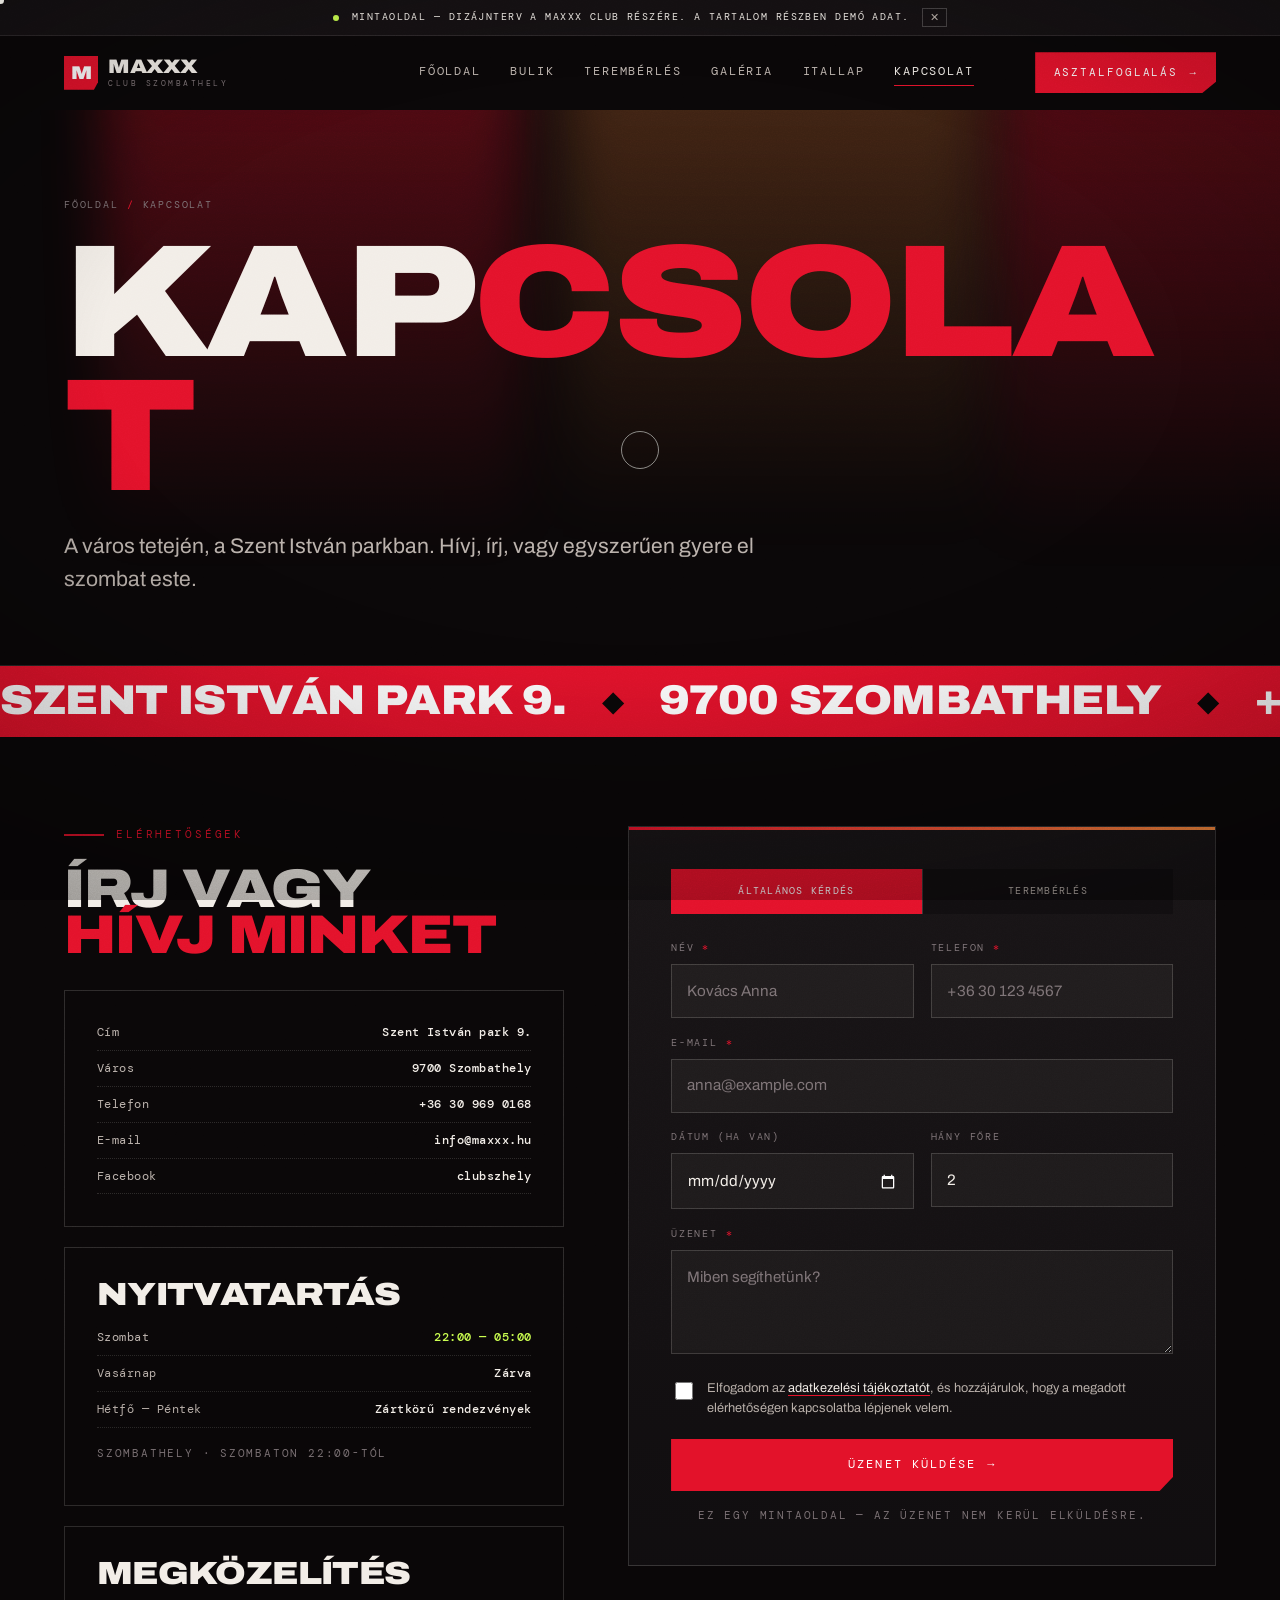
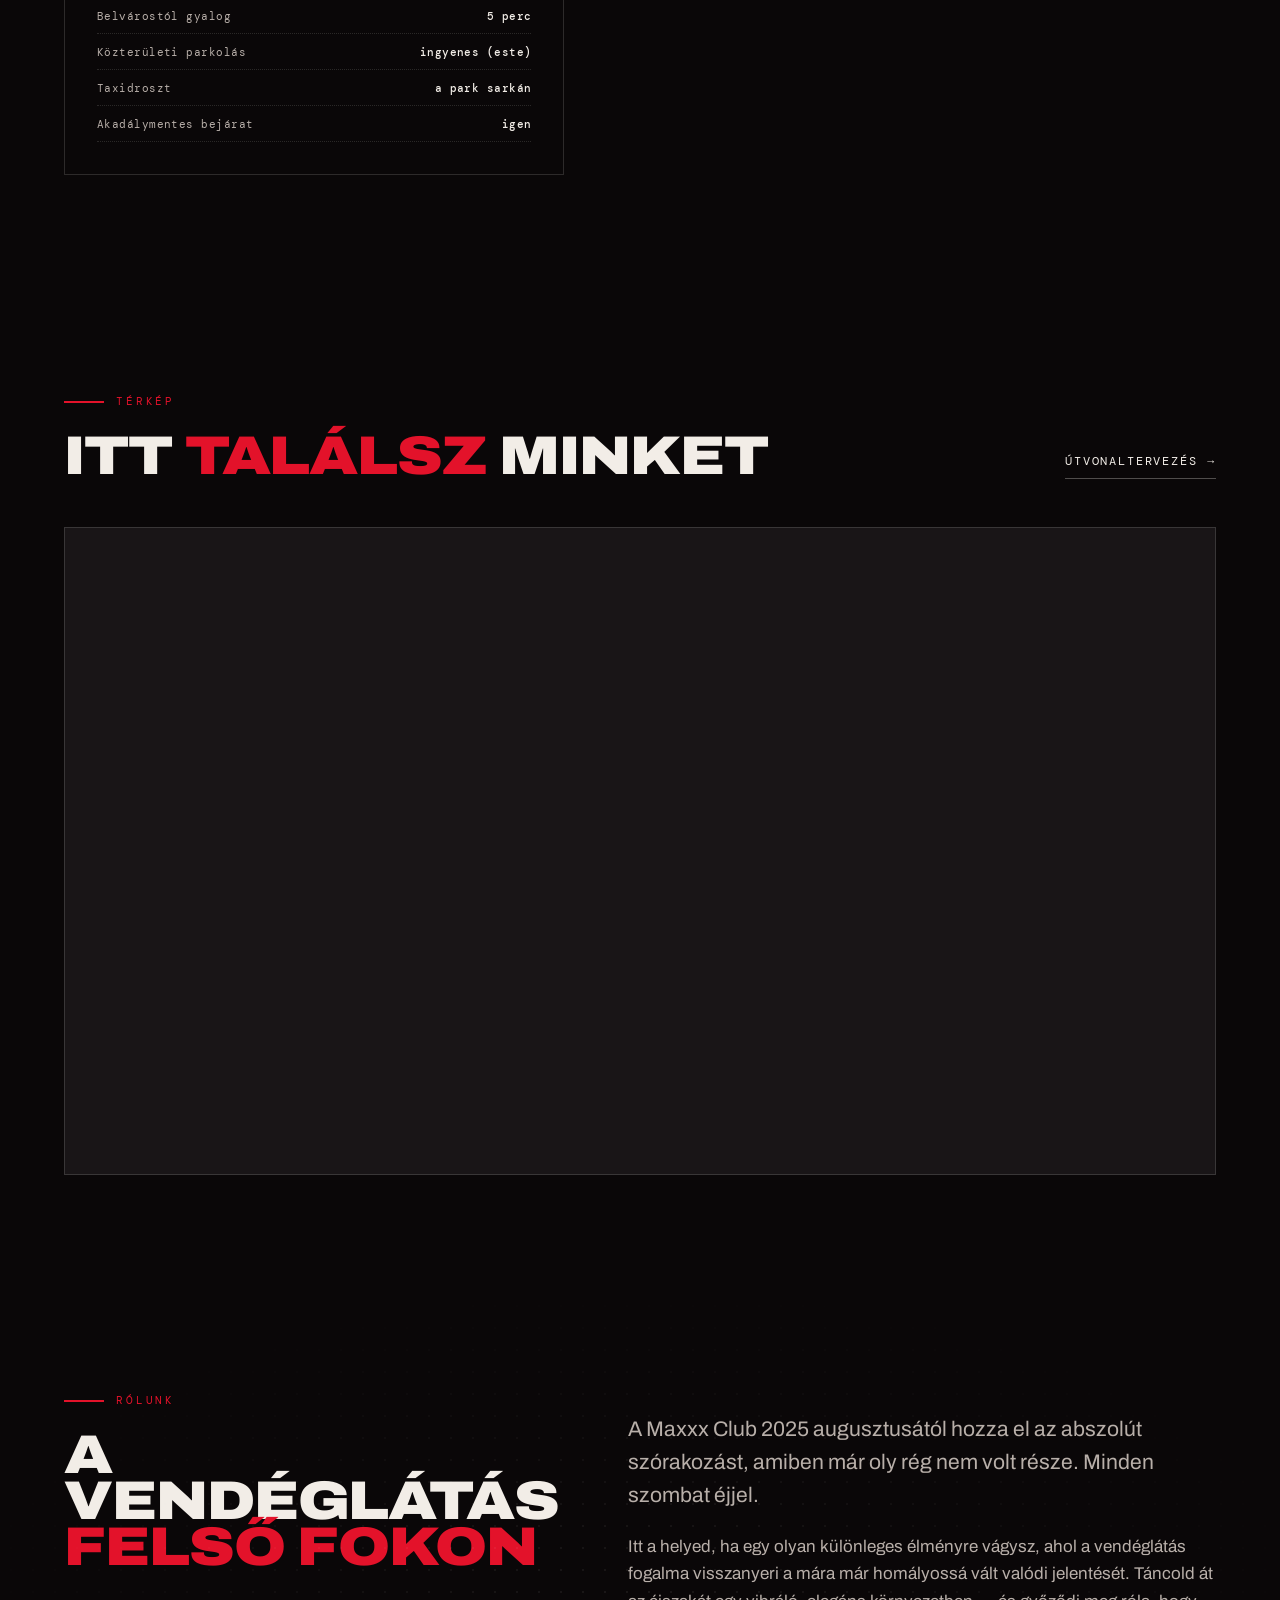
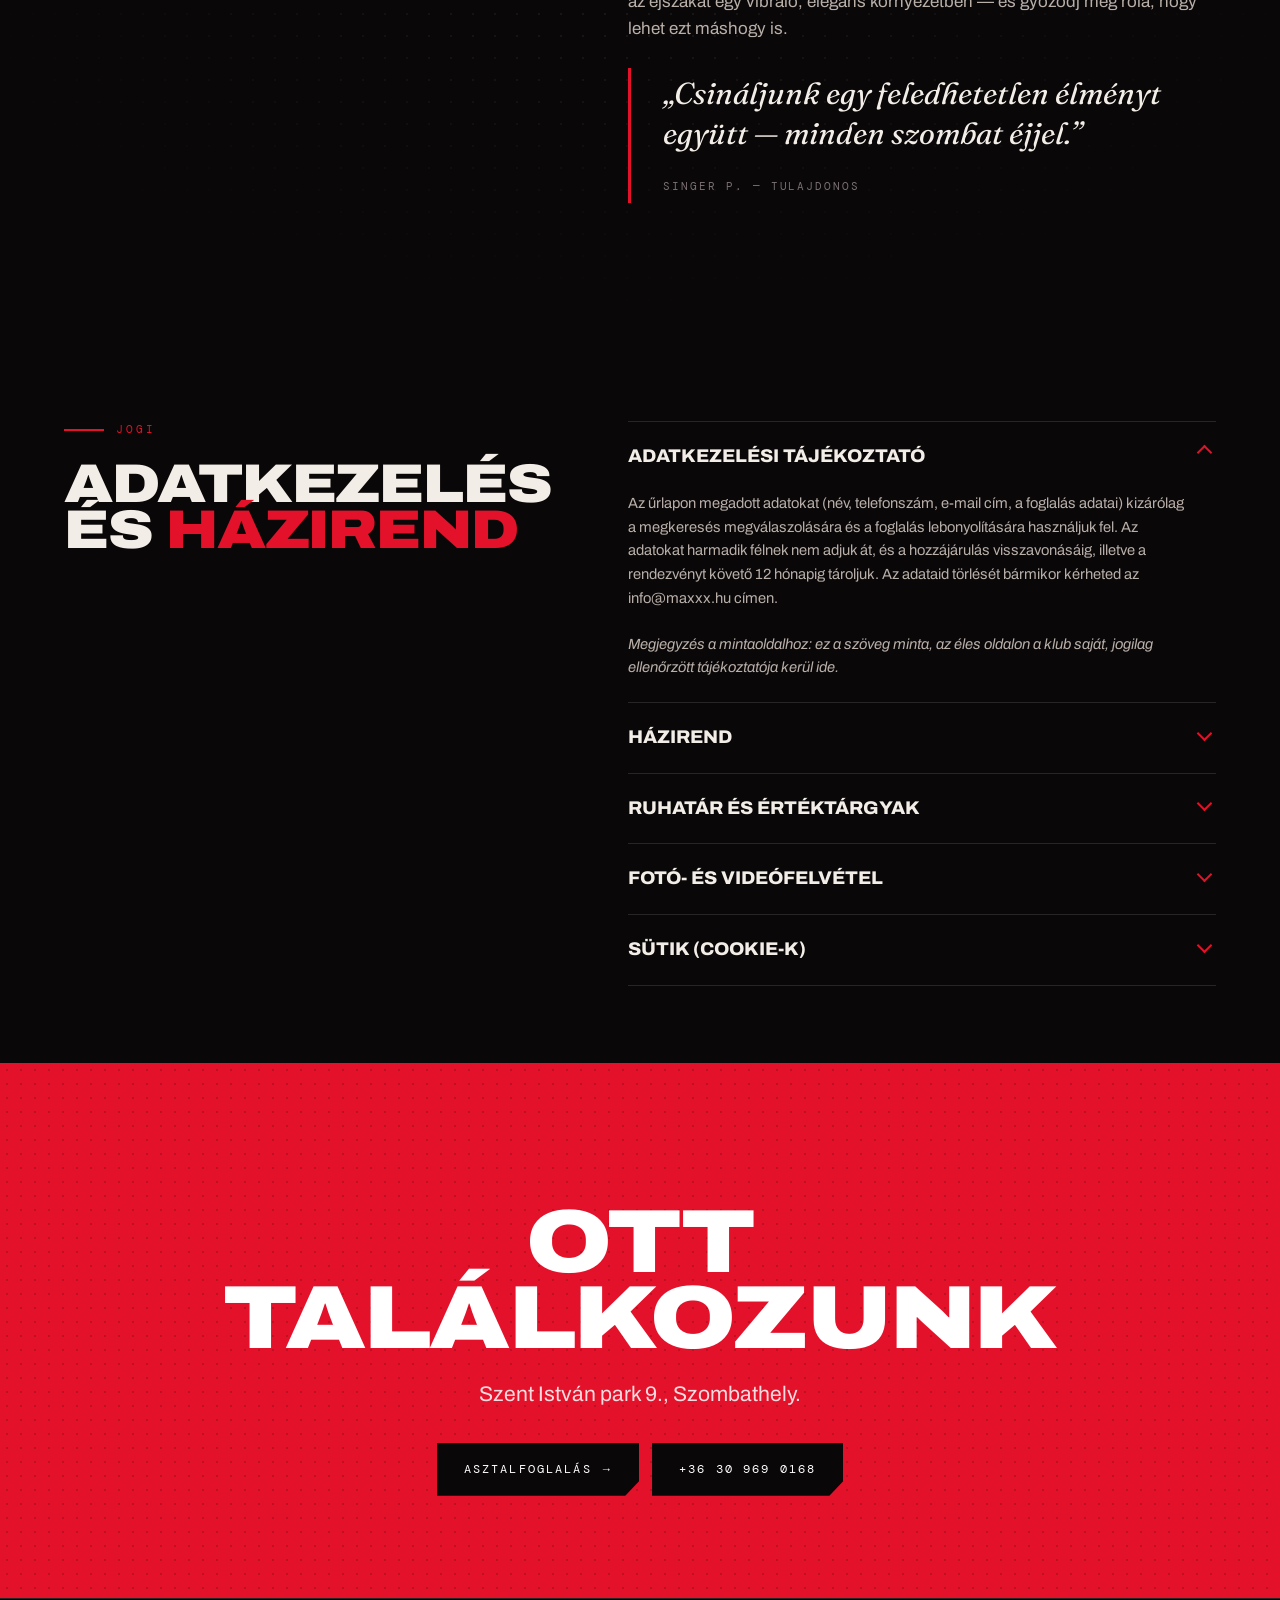
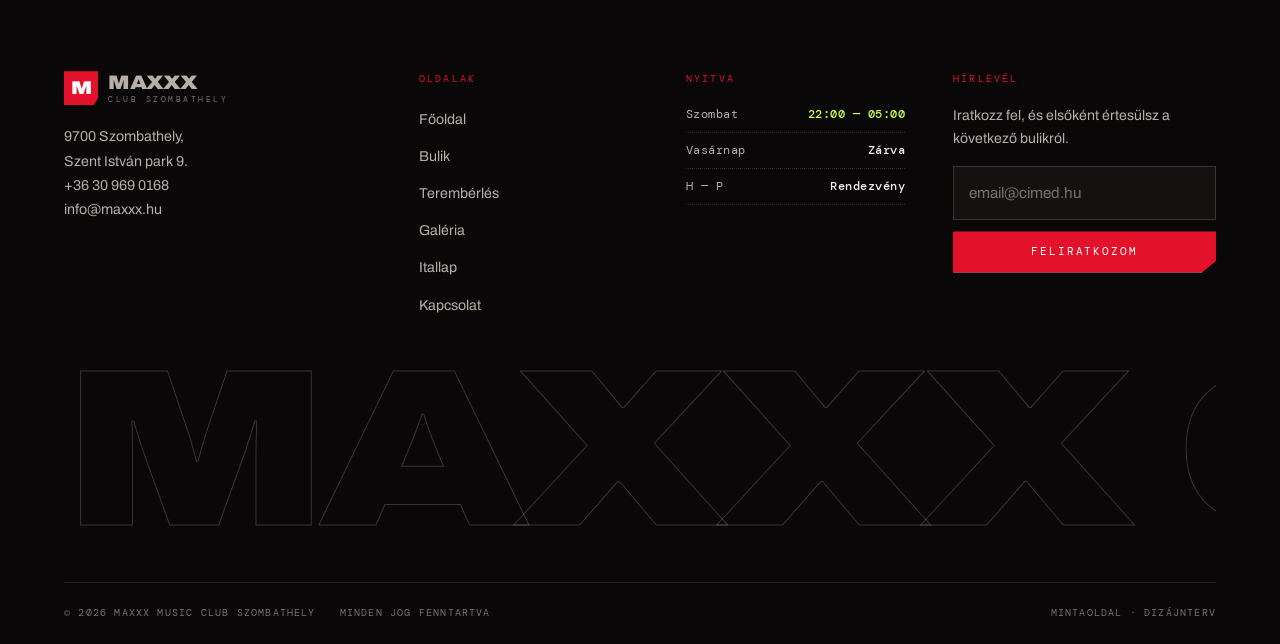
<file: kapcsolat.html>
<!DOCTYPE html>
<html lang="hu">
<head>
<meta charset="utf-8">
<meta name="viewport" content="width=device-width, initial-scale=1">
<title>Kapcsolat — Maxxx Club Szombathely</title>
<meta name="description" content="Maxxx Music Club Szombathely elérhetőségei: 9700 Szombathely, Szent István park 9. Telefon: +36 30 969 0168, e-mail: info@maxxx.hu. Térkép, nyitvatartás, megközelítés.">
<meta name="theme-color" content="#0A0708">
<link rel="icon" href="assets/img/favicon.svg" type="image/svg+xml">
<link rel="preconnect" href="https://fonts.googleapis.com">
<link rel="preconnect" href="https://fonts.gstatic.com" crossorigin>
<link href="https://fonts.googleapis.com/css2?family=Archivo:ital,wdth,wght@0,62..125,100..900;1,62..125,100..900&family=DM+Mono:wght@300;400;500&family=Fraunces:ital,opsz,wght@1,9..144,300..700&display=swap" rel="stylesheet">
<link rel="stylesheet" href="assets/css/style.css">
</head>
<body>

<div class="progress" aria-hidden="true"></div>
<div class="grain" aria-hidden="true"></div>
<div class="vignette" aria-hidden="true"></div>
<a href="#fo" class="sr">Ugrás a tartalomra</a>

<div class="demobar">
  <b>Mintaoldal — dizájnterv a Maxxx Club részére. A tartalom részben demó adat.</b>
  <button type="button" aria-label="Sáv bezárása">✕</button>
</div>

<header class="head">
  <div class="head__in">
    <a class="brand" href="index.html" aria-label="Maxxx Club — főoldal">
      <span class="brand__mark" aria-hidden="true">M</span>
      <span class="brand__type">Maxxx<i>Club Szombathely</i></span>
    </a>
    <nav class="nav" aria-label="Fő navigáció">
      <a href="index.html">Főoldal</a>
      <a href="bulik.html">Bulik</a>
      <a href="termek.html">Terembérlés</a>
      <a href="galeria.html">Galéria</a>
      <a href="itallap.html">Itallap</a>
      <a href="kapcsolat.html" aria-current="page">Kapcsolat</a>
    </nav>
    <a class="btn btn--sm head__cta" href="index.html#foglalas">Asztalfoglalás <span class="btn__ar">→</span></a>
    <button class="burger" aria-label="Menü" aria-expanded="false" aria-controls="drawer"><i></i><i></i><i></i></button>
  </div>
</header>

<nav class="drawer" id="drawer" aria-label="Mobil navigáció" aria-hidden="true">
  <a class="drawer__link" href="index.html"><em>01</em> Főoldal</a>
  <a class="drawer__link" href="bulik.html"><em>02</em> Bulik</a>
  <a class="drawer__link" href="termek.html"><em>03</em> Terembérlés</a>
  <a class="drawer__link" href="galeria.html"><em>04</em> Galéria</a>
  <a class="drawer__link" href="itallap.html"><em>05</em> Itallap</a>
  <a class="drawer__link" href="kapcsolat.html"><em>06</em> Kapcsolat</a>
  <div class="drawer__foot">
    <a href="tel:+36309690168">+36 30 969 0168</a>
    <a href="mailto:info@maxxx.hu">info@maxxx.hu</a>
    <span>9700 Szombathely, Szent István park 9.</span>
  </div>
</nav>

<main id="fo">

<section class="phead">
  <div class="rig" aria-hidden="true"><i></i><i></i><i></i></div>
  <div class="shell phead__in">
    <p class="crumbs"><a href="index.html">Főoldal</a><span>/</span>Kapcsolat</p>
    <h1 class="d1">Kap<span class="hl">csolat</span></h1>
    <p class="lead" style="margin-top:1.6rem">A város tetején, a Szent István parkban. Hívj, írj, vagy egyszerűen gyere el szombat este.</p>
  </div>
</section>

<div class="marquee marquee--red" aria-hidden="true">
  <div class="marquee__t">
    <b>Szent István park 9.</b><s>◆</s><b>9700 Szombathely</b><s>◆</s><b>+36 30 969 0168</b><s>◆</s><b>info@maxxx.hu</b><s>◆</s>
  </div>
</div>

<!-- ========================================================== ELÉRHETŐSÉG -->
<section class="section">
  <div class="shell">
    <div class="grid split">

      <div data-rv>
        <p class="eyebrow">Elérhetőségek</p>
        <h2 class="d3">Írj vagy<br><span class="hl">hívj minket</span></h2>

        <div class="frame" style="margin-top:2rem">
          <div class="opening">
            <div><span>Cím</span><b>Szent István park 9.</b></div>
            <div><span>Város</span><b>9700 Szombathely</b></div>
            <div><span>Telefon</span><b><a href="tel:+36309690168">+36 30 969 0168</a></b></div>
            <div><span>E-mail</span><b><a href="mailto:info@maxxx.hu">info@maxxx.hu</a></b></div>
            <div><span>Facebook</span><b><a href="https://www.facebook.com/clubszhely/" target="_blank" rel="noopener">clubszhely</a></b></div>
          </div>
        </div>

        <div class="frame" style="margin-top:1.2rem">
          <h3 class="d4" style="margin-bottom:1.2rem">Nyitvatartás</h3>
          <div class="opening">
            <div class="on"><span>Szombat</span><b>22:00 — 05:00</b></div>
            <div><span>Vasárnap</span><b>Zárva</b></div>
            <div><span>Hétfő — Péntek</span><b>Zártkörű rendezvények</b></div>
          </div>
          <p class="tiny" style="margin-top:1rem"><span data-opennow>—</span></p>
        </div>

        <div class="frame" style="margin-top:1.2rem">
          <h3 class="d4" style="margin-bottom:1.2rem">Megközelítés</h3>
          <ul class="room__specs" style="margin-bottom:0">
            <li>Belvárostól gyalog <b>5 perc</b></li>
            <li>Közterületi parkolás <b>ingyenes (este)</b></li>
            <li>Taxidroszt <b>a park sarkán</b></li>
            <li>Akadálymentes bejárat <b>igen</b></li>
          </ul>
        </div>
      </div>

      <div data-rv data-rv-d="1">
        <div class="book">
          <div class="book__form">
            <div class="seg" role="tablist" aria-label="Üzenet típusa">
              <button type="button" role="tab" data-type="asztal" aria-selected="true">Általános kérdés</button>
              <button type="button" role="tab" data-type="terem" aria-selected="false">Terembérlés</button>
            </div>

            <form novalidate>
              <div class="frow frow-2">
                <label class="field">
                  <span class="field__l">Név <em>*</em></span>
                  <input id="f-name" type="text" name="nev" placeholder="Kovács Anna" required autocomplete="name">
                  <span class="field__err">Kérjük, add meg a neved.</span>
                </label>
                <label class="field">
                  <span class="field__l">Telefon <em>*</em></span>
                  <input type="tel" name="tel" placeholder="+36 30 123 4567" required autocomplete="tel">
                  <span class="field__err">Kérjük, add meg a telefonszámod.</span>
                </label>
              </div>

              <label class="field">
                <span class="field__l">E-mail <em>*</em></span>
                <input type="email" name="email" placeholder="anna@example.com" required autocomplete="email">
                <span class="field__err">Érvényes e-mail címet adj meg.</span>
              </label>

              <div class="frow frow-2">
                <label class="field">
                  <span class="field__l">Dátum (ha van)</span>
                  <input type="date" name="datum">
                </label>
                <label class="field">
                  <span class="field__l" data-guest-label>Hány főre</span>
                  <input type="number" name="fo" min="1" max="600" value="2">
                </label>
              </div>

              <label class="field" data-only="terem" style="display:none">
                <span class="field__l">Melyik terem <em>*</em></span>
                <select id="f-room" name="terem">
                  <option value="">Válassz termet…</option>
                  <option>01 — Main Floor (350 fő)</option>
                  <option>02 — Red Lounge (150 fő)</option>
                  <option>03 — Terasz &amp; Bár (100 fő)</option>
                  <option>Teljes klub (600+ fő)</option>
                </select>
                <span class="field__err">Válassz termet.</span>
              </label>

              <label class="field">
                <span class="field__l">Üzenet <em>*</em></span>
                <textarea name="uzenet" placeholder="Miben segíthetünk?" required></textarea>
                <span class="field__err">Írd le, miben segíthetünk.</span>
              </label>

              <label class="consent">
                <input type="checkbox" required>
                <span>Elfogadom az <a href="#adatkezeles">adatkezelési tájékoztatót</a>, és hozzájárulok, hogy a megadott elérhetőségen kapcsolatba lépjenek velem.</span>
              </label>

              <button class="btn btn--wide" type="submit">Üzenet küldése <span class="btn__ar">→</span></button>
              <p class="tiny" style="margin:.9rem 0 0;text-align:center">Ez egy mintaoldal — az üzenet nem kerül elküldésre.</p>
            </form>
          </div>

          <div class="book__ok">
            <div class="tick" aria-hidden="true">
              <svg width="28" height="28" viewBox="0 0 24 24" fill="none" stroke="currentColor" stroke-width="2.2"><path d="M4 12.5l5.5 5.5L20 7"/></svg>
            </div>
            <h3 class="d4">Köszönjük, <span data-ok-name>Vendégünk</span>!</h3>
            <p class="muted" style="margin:.8rem auto 1.6rem;max-width:42ch">Megkaptuk az üzeneted. 24 órán belül válaszolunk a megadott elérhetőségen.</p>
            <button class="btn btn--ghost btn--sm" type="button" data-again>Új üzenet</button>
          </div>
        </div>
      </div>

    </div>
  </div>
</section>

<!-- ================================================================ TÉRKÉP -->
<section class="section--tight">
  <div class="shell">
    <div class="sechead" data-rv>
      <div>
        <p class="eyebrow">Térkép</p>
        <h2 class="d3">Itt <span class="hl">találsz</span> minket</h2>
      </div>
      <a class="link" href="https://www.openstreetmap.org/?mlat=47.2332&amp;mlon=16.6215#map=17/47.2332/16.6215" target="_blank" rel="noopener">Útvonaltervezés <span aria-hidden="true">→</span></a>
    </div>
    <div class="map" data-rv>
      <iframe
        title="Maxxx Club Szombathely térképen"
        src="https://www.openstreetmap.org/export/embed.html?bbox=16.6115%2C47.2272%2C16.6315%2C47.2392&amp;layer=mapnik&amp;marker=47.2332%2C16.6215"
        loading="lazy" referrerpolicy="no-referrer-when-downgrade"></iframe>
    </div>
  </div>
</section>

<!-- ================================================================ RÓLUNK -->
<section class="section">
  <div class="dots" aria-hidden="true"></div>
  <div class="shell">
    <div class="grid split">
      <div data-rv>
        <p class="eyebrow">Rólunk</p>
        <h2 class="d3">A vendéglátás<br><span class="hl">felső fokon</span></h2>
      </div>
      <div data-rv data-rv-d="1" class="stack">
        <p class="lead">A Maxxx Club 2025 augusztusától hozza el az abszolút szórakozást, amiben már oly rég nem volt része. Minden szombat éjjel.</p>
        <p class="muted">Itt a helyed, ha egy olyan különleges élményre vágysz, ahol a vendéglátás fogalma visszanyeri a mára már homályossá vált valódi jelentését. Táncold át az éjszakát egy vibráló, elegáns környezetben — és győződj meg róla, hogy lehet ezt máshogy is.</p>
        <div class="quote" style="margin-top:1.6rem">
          <p>„Csináljunk egy feledhetetlen élményt együtt — minden szombat éjjel.”</p>
          <cite>Singer P. — tulajdonos</cite>
        </div>
      </div>
    </div>
  </div>
</section>

<!-- =========================================================== ADATKEZELÉS -->
<section class="section--tight" id="adatkezeles">
  <div class="shell">
    <div class="grid split">
      <div data-rv>
        <p class="eyebrow">Jogi</p>
        <h2 class="d3">Adatkezelés<br>és <span class="hl">házirend</span></h2>
      </div>
      <div class="faq" data-rv data-rv-d="1">
        <details open>
          <summary>Adatkezelési tájékoztató</summary>
          <p>Az űrlapon megadott adatokat (név, telefonszám, e-mail cím, a foglalás adatai) kizárólag a megkeresés megválaszolására és a foglalás lebonyolítására használjuk fel. Az adatokat harmadik félnek nem adjuk át, és a hozzájárulás visszavonásáig, illetve a rendezvényt követő 12 hónapig tároljuk. Az adataid törlését bármikor kérheted az info@maxxx.hu címen.</p>
          <p><em>Megjegyzés a mintaoldalhoz: ez a szöveg minta, az éles oldalon a klub saját, jogilag ellenőrzött tájékoztatója kerül ide.</em></p>
        </details>
        <details>
          <summary>Házirend</summary>
          <p>A klub 18 éven felüliek számára látogatható, érvényes fényképes igazolvánnyal. A beléptetés a biztonsági szolgálat mérlegelése alapján történik. Kérjük, tartsd tiszteletben a többi vendéget és a személyzetet. Agresszív viselkedés, tiltott szerek használata azonnali kizárást von maga után.</p>
        </details>
        <details>
          <summary>Ruhatár és értéktárgyak</summary>
          <p>A ruhatár használata a bejáratnál kötelező kabát esetén. A ruhatárban le nem adott értéktárgyakért felelősséget nem vállalunk.</p>
        </details>
        <details>
          <summary>Fotó- és videófelvétel</summary>
          <p>A rendezvényeinken fotó- és videófelvétel készülhet, amelyet a klub kommunikációs célra felhasználhat. Ha nem szeretnél felvételen szerepelni, kérjük, jelezd a fotósnak vagy a személyzetnek.</p>
        </details>
        <details>
          <summary>Sütik (cookie-k)</summary>
          <p>A weboldal a működéséhez szükséges technikai sütiket használ. Elemzési vagy hirdetési célú sütiket csak külön hozzájárulásoddal helyezünk el.</p>
        </details>
      </div>
    </div>
  </div>
</section>

<section class="band">
  <div class="shell center">
    <p class="eyebrow" style="justify-content:center" data-rv>Szombat 22:00</p>
    <h2 class="d2" data-rv data-rv-d="1">Ott<br>találkozunk</h2>
    <p class="lead" style="margin:1.4rem auto 2rem" data-rv data-rv-d="2">Szent István park 9., Szombathely.</p>
    <div style="display:flex;gap:.8rem;justify-content:center;flex-wrap:wrap" data-rv data-rv-d="3">
      <a class="btn" href="index.html#foglalas">Asztalfoglalás <span class="btn__ar">→</span></a>
      <a class="btn btn--bone" href="tel:+36309690168">+36 30 969 0168</a>
    </div>
  </div>
</section>

</main>

<footer class="foot">
  <div class="shell">
    <div class="foot__grid">
      <div>
        <a class="brand" href="index.html" style="margin-bottom:1.2rem">
          <span class="brand__mark" aria-hidden="true">M</span>
          <span class="brand__type">Maxxx<i>Club Szombathely</i></span>
        </a>
        <address>
          9700 Szombathely,<br>Szent István park 9.<br>
          <a href="tel:+36309690168">+36 30 969 0168</a><br>
          <a href="mailto:info@maxxx.hu">info@maxxx.hu</a>
        </address>
      </div>
      <div>
        <h4>Oldalak</h4>
        <ul>
          <li><a href="index.html">Főoldal</a></li>
          <li><a href="bulik.html">Bulik</a></li>
          <li><a href="termek.html">Terembérlés</a></li>
          <li><a href="galeria.html">Galéria</a></li>
          <li><a href="itallap.html">Itallap</a></li>
          <li><a href="kapcsolat.html">Kapcsolat</a></li>
        </ul>
      </div>
      <div>
        <h4>Nyitva</h4>
        <div class="opening">
          <div class="on"><span>Szombat</span><b>22:00 — 05:00</b></div>
          <div><span>Vasárnap</span><b>Zárva</b></div>
          <div><span>H — P</span><b>Rendezvény</b></div>
        </div>
      </div>
      <div>
        <h4>Hírlevél</h4>
        <p class="muted" style="font-size:.88rem;margin:0 0 1rem">Iratkozz fel, és elsőként értesülsz a következő bulikról.</p>
        <form data-news>
          <label class="field" style="margin-bottom:.7rem">
            <span class="sr">E-mail cím</span>
            <input type="email" placeholder="email@cimed.hu" aria-label="E-mail cím">
          </label>
          <button class="btn btn--sm btn--wide" type="submit">Feliratkozom</button>
        </form>
      </div>
    </div>
    <p class="foot__word" aria-hidden="true">Maxxx Club</p>
    <div class="foot__bot">
      <span>© <span data-year>2026</span> Maxxx Music Club Szombathely</span>
      <span>Minden jog fenntartva</span>
      <span class="sp">Mintaoldal · dizájnterv</span>
    </div>
  </div>
</footer>

<button class="top" aria-label="Vissza a tetejére">
  <svg width="18" height="18" viewBox="0 0 24 24" fill="none" stroke="currentColor" stroke-width="2"><path d="M12 19V5M5 12l7-7 7 7"/></svg>
</button>

<script src="assets/js/main.js"></script>
</body>
</html>
</file>
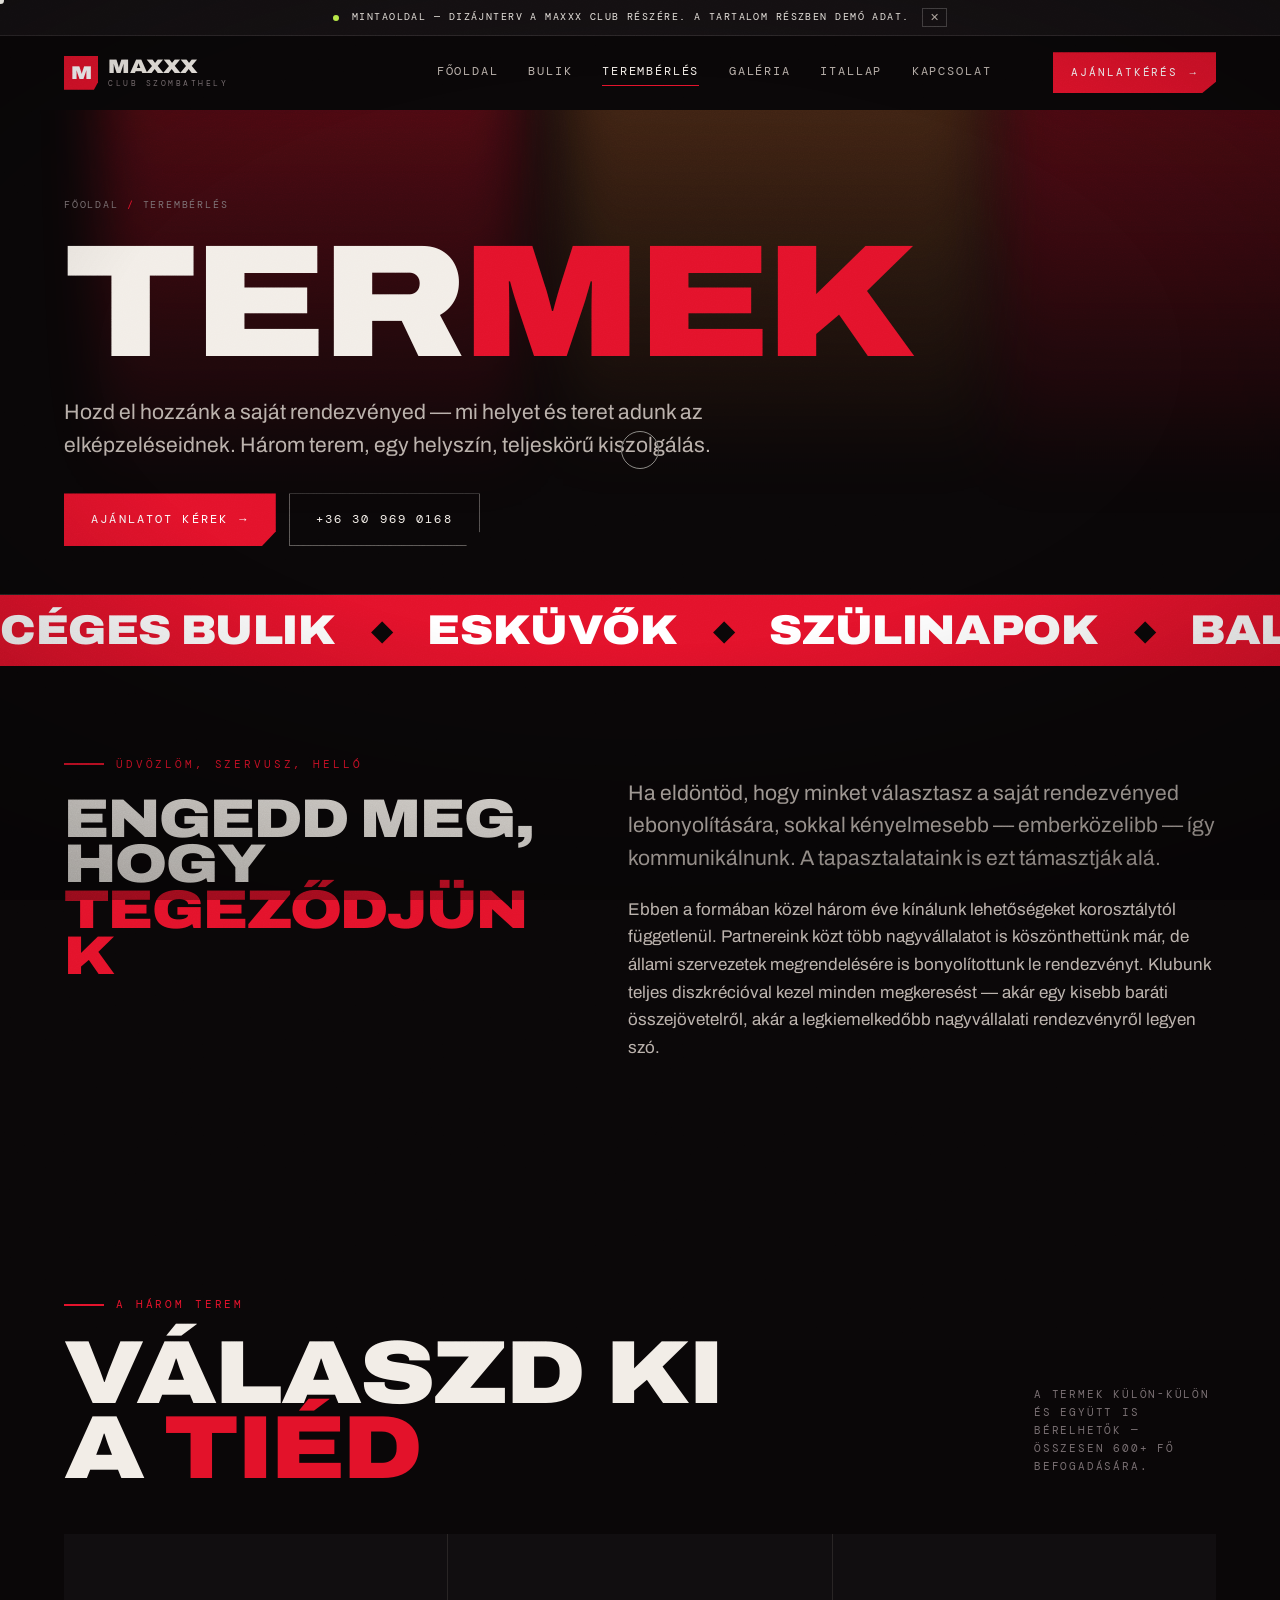
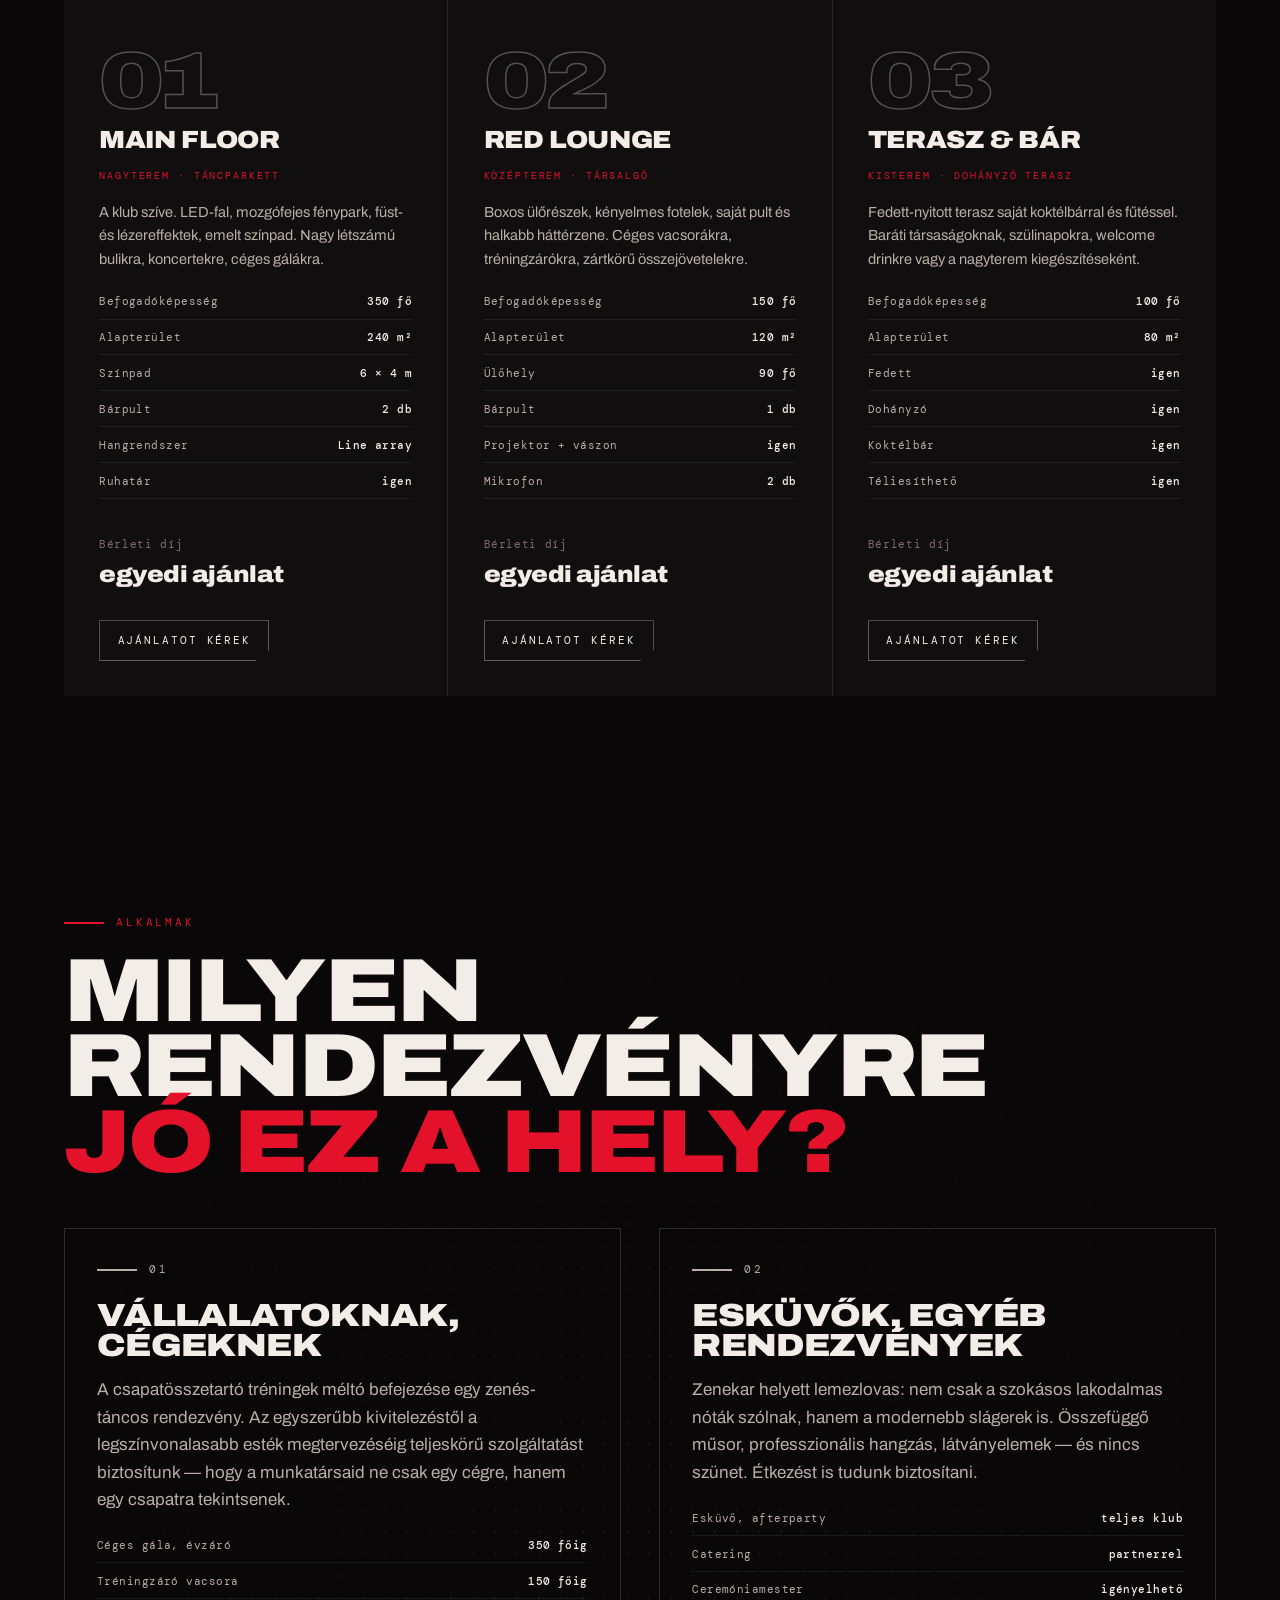
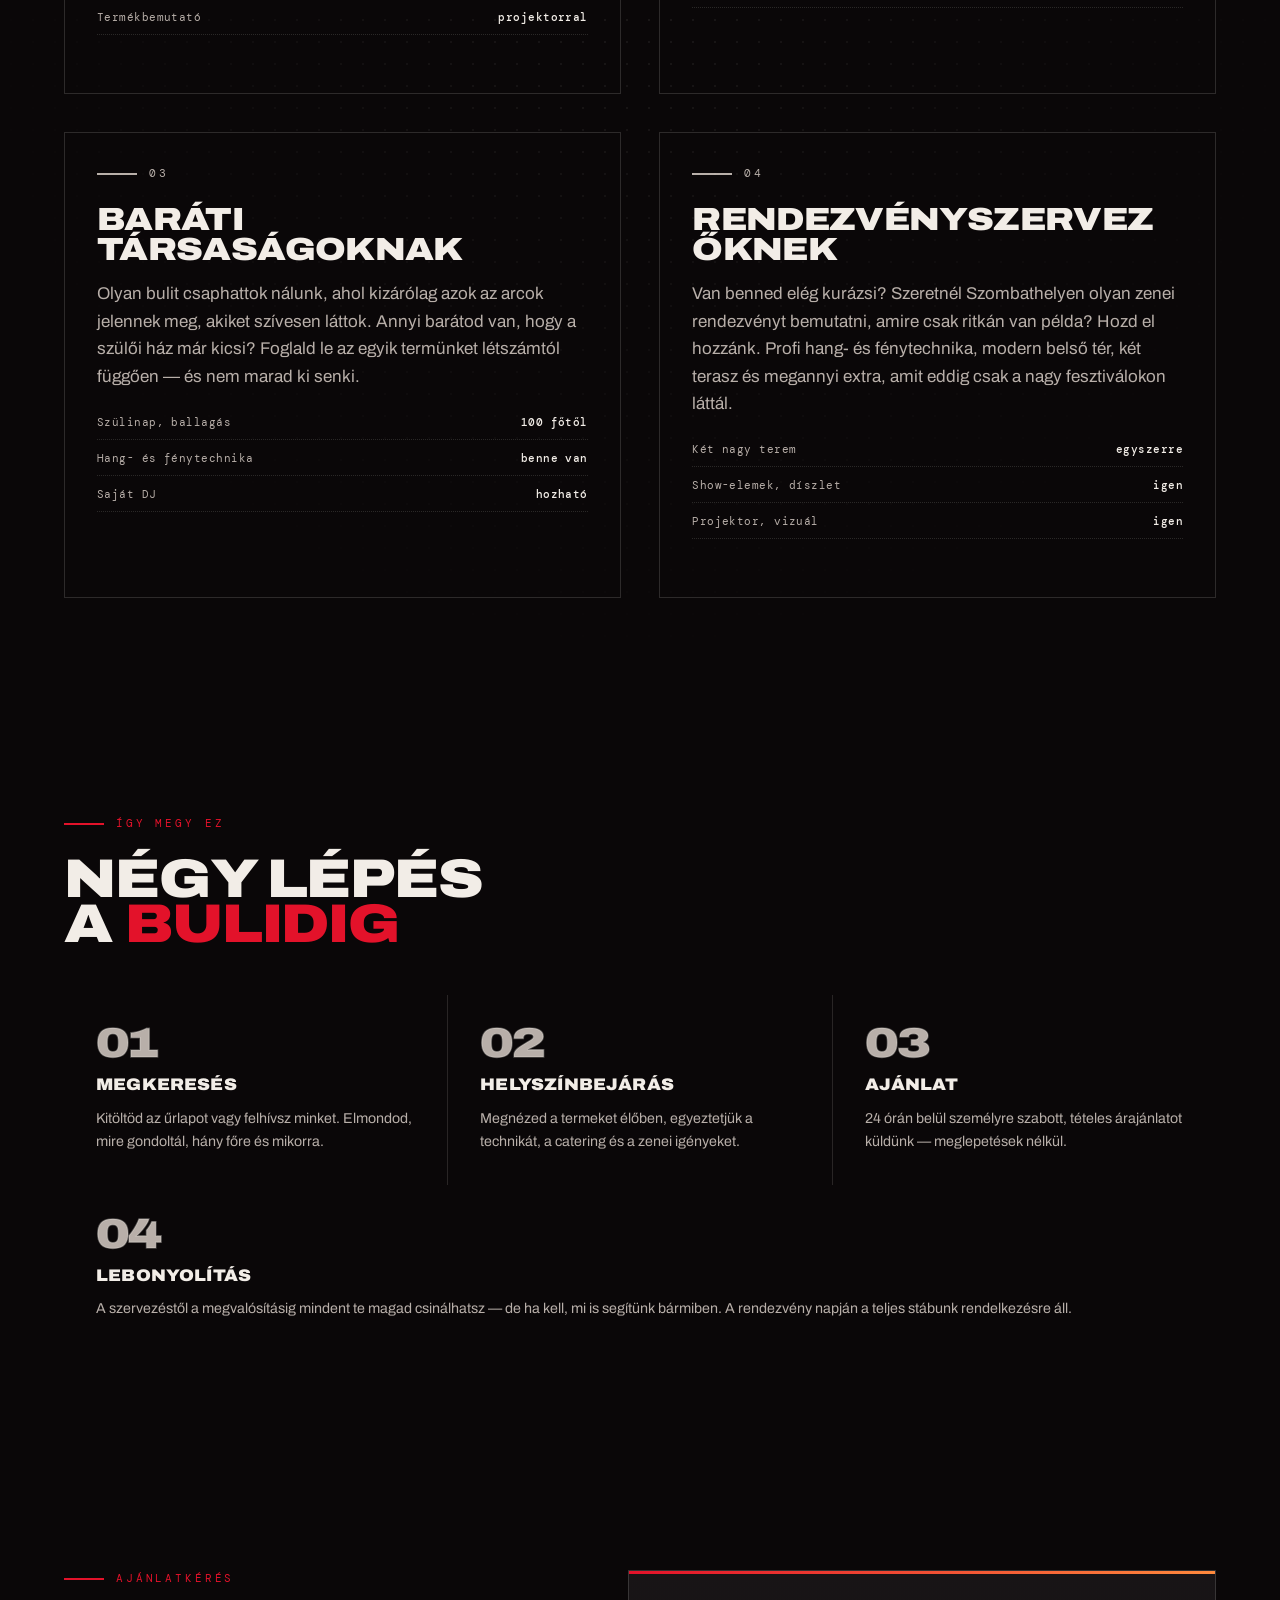
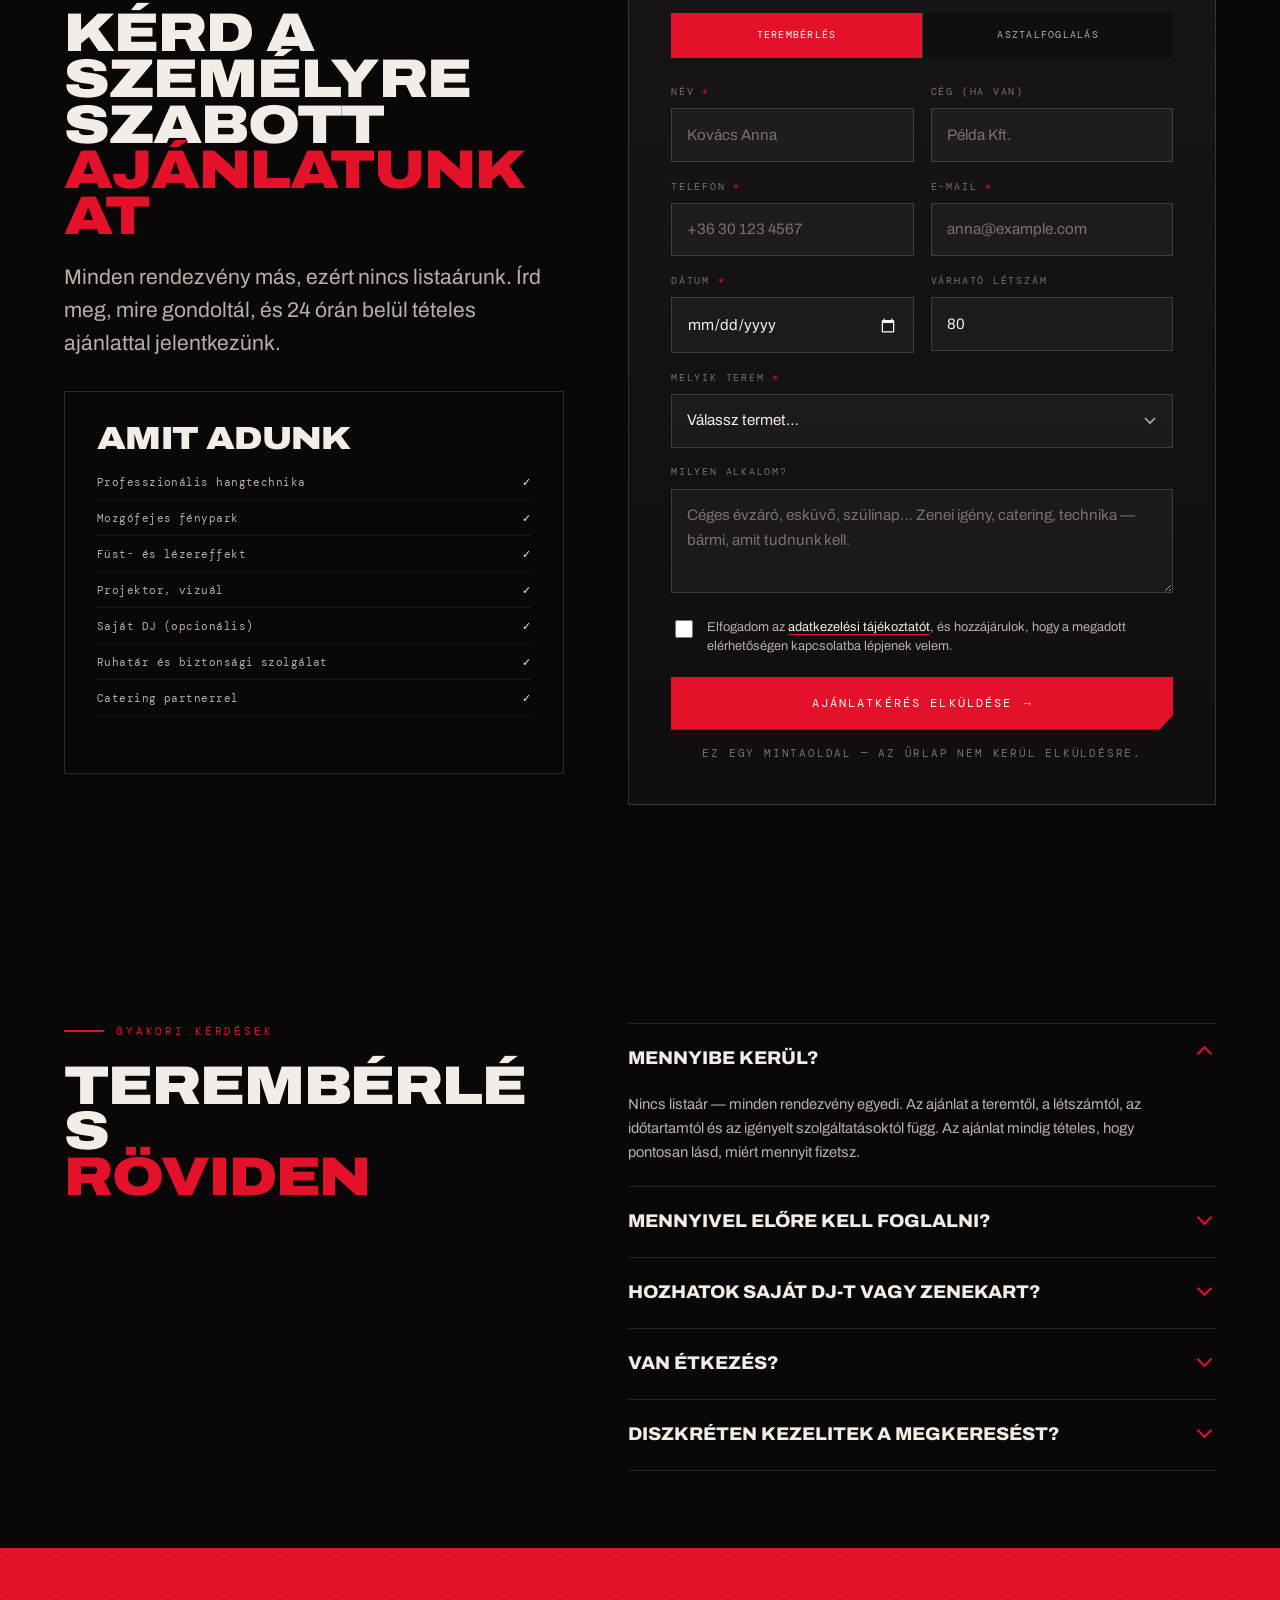
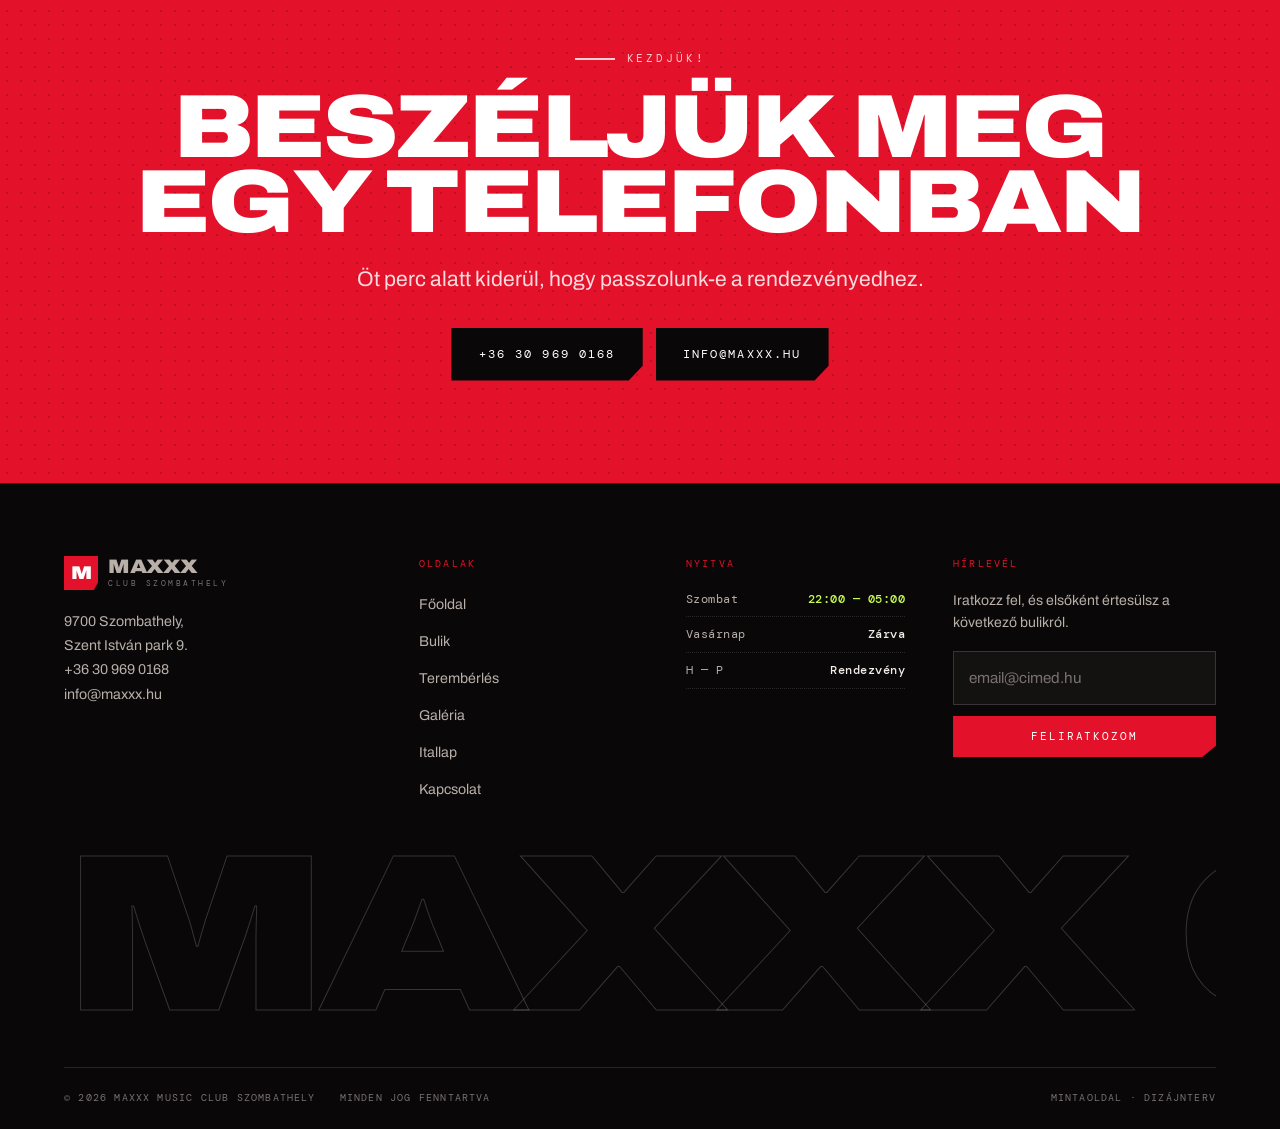
<file: termek.html>
<!DOCTYPE html>
<html lang="hu">
<head>
<meta charset="utf-8">
<meta name="viewport" content="width=device-width, initial-scale=1">
<title>Terembérlés — Maxxx Club Szombathely</title>
<meta name="description" content="Három bérelhető terem Szombathely szívében: céges rendezvény, esküvő, szülinap, saját szervezésű buli. Profi hang- és fénytechnika, catering, DJ. Kérj egyedi ajánlatot.">
<meta name="theme-color" content="#0A0708">
<link rel="icon" href="assets/img/favicon.svg" type="image/svg+xml">
<link rel="preconnect" href="https://fonts.googleapis.com">
<link rel="preconnect" href="https://fonts.gstatic.com" crossorigin>
<link href="https://fonts.googleapis.com/css2?family=Archivo:ital,wdth,wght@0,62..125,100..900;1,62..125,100..900&family=DM+Mono:wght@300;400;500&family=Fraunces:ital,opsz,wght@1,9..144,300..700&display=swap" rel="stylesheet">
<link rel="stylesheet" href="assets/css/style.css">
</head>
<body>

<div class="progress" aria-hidden="true"></div>
<div class="grain" aria-hidden="true"></div>
<div class="vignette" aria-hidden="true"></div>
<a href="#fo" class="sr">Ugrás a tartalomra</a>

<div class="demobar">
  <b>Mintaoldal — dizájnterv a Maxxx Club részére. A tartalom részben demó adat.</b>
  <button type="button" aria-label="Sáv bezárása">✕</button>
</div>

<header class="head">
  <div class="head__in">
    <a class="brand" href="index.html" aria-label="Maxxx Club — főoldal">
      <span class="brand__mark" aria-hidden="true">M</span>
      <span class="brand__type">Maxxx<i>Club Szombathely</i></span>
    </a>
    <nav class="nav" aria-label="Fő navigáció">
      <a href="index.html">Főoldal</a>
      <a href="bulik.html">Bulik</a>
      <a href="termek.html" aria-current="page">Terembérlés</a>
      <a href="galeria.html">Galéria</a>
      <a href="itallap.html">Itallap</a>
      <a href="kapcsolat.html">Kapcsolat</a>
    </nav>
    <a class="btn btn--sm head__cta" href="#ajanlat">Ajánlatkérés <span class="btn__ar">→</span></a>
    <button class="burger" aria-label="Menü" aria-expanded="false" aria-controls="drawer"><i></i><i></i><i></i></button>
  </div>
</header>

<nav class="drawer" id="drawer" aria-label="Mobil navigáció" aria-hidden="true">
  <a class="drawer__link" href="index.html"><em>01</em> Főoldal</a>
  <a class="drawer__link" href="bulik.html"><em>02</em> Bulik</a>
  <a class="drawer__link" href="termek.html"><em>03</em> Terembérlés</a>
  <a class="drawer__link" href="galeria.html"><em>04</em> Galéria</a>
  <a class="drawer__link" href="itallap.html"><em>05</em> Itallap</a>
  <a class="drawer__link" href="kapcsolat.html"><em>06</em> Kapcsolat</a>
  <div class="drawer__foot">
    <a href="tel:+36309690168">+36 30 969 0168</a>
    <a href="mailto:info@maxxx.hu">info@maxxx.hu</a>
    <span>9700 Szombathely, Szent István park 9.</span>
  </div>
</nav>

<main id="fo">

<section class="phead">
  <div class="rig" aria-hidden="true"><i></i><i></i><i></i></div>
  <div class="shell phead__in">
    <p class="crumbs"><a href="index.html">Főoldal</a><span>/</span>Terembérlés</p>
    <h1 class="d1">Ter<span class="hl">mek</span></h1>
    <p class="lead" style="margin-top:1.6rem">Hozd el hozzánk a saját rendezvényed — mi helyet és teret adunk az elképzeléseidnek. Három terem, egy helyszín, teljeskörű kiszolgálás.</p>
    <div style="margin-top:2rem;display:flex;gap:.8rem;flex-wrap:wrap">
      <a class="btn" href="#ajanlat">Ajánlatot kérek <span class="btn__ar">→</span></a>
      <a class="btn btn--ghost" href="tel:+36309690168">+36 30 969 0168</a>
    </div>
  </div>
</section>

<div class="marquee marquee--red" aria-hidden="true">
  <div class="marquee__t">
    <b>Céges bulik</b><s>◆</s><b>Esküvők</b><s>◆</s><b>Szülinapok</b><s>◆</s><b>Ballagások</b><s>◆</s><b>Saját szervezés</b><s>◆</s>
  </div>
</div>

<!-- ============================================================ BEVEZETŐ -->
<section class="section">
  <div class="shell">
    <div class="grid split">
      <div data-rv>
        <p class="eyebrow">Üdvözlöm, szervusz, helló</p>
        <h2 class="d3">Engedd meg,<br>hogy <span class="hl">tegeződjünk</span></h2>
      </div>
      <div data-rv data-rv-d="1" class="stack">
        <p class="lead">Ha eldöntöd, hogy minket választasz a saját rendezvényed lebonyolítására, sokkal kényelmesebb — emberközelibb — így kommunikálnunk. A tapasztalataink is ezt támasztják alá.</p>
        <p class="muted">Ebben a formában közel három éve kínálunk lehetőségeket korosztálytól függetlenül. Partnereink közt több nagyvállalatot is köszönthettünk már, de állami szervezetek megrendelésére is bonyolítottunk le rendezvényt. Klubunk teljes diszkrécióval kezel minden megkeresést — akár egy kisebb baráti összejövetelről, akár a legkiemelkedőbb nagyvállalati rendezvényről legyen szó.</p>
      </div>
    </div>
  </div>
</section>

<!-- =============================================================== TERMEK -->
<section class="section--tight" id="termek">
  <div class="shell">
    <div class="sechead" data-rv>
      <div>
        <p class="eyebrow">A három terem</p>
        <h2 class="d2">Válaszd ki<br>a <span class="hl">tiéd</span></h2>
      </div>
      <p class="tiny" style="max-width:26ch">A termek külön-külön és együtt is bérelhetők — összesen 600+ fő befogadására.</p>
    </div>

    <div class="rooms" data-rv>
      <article class="room">
        <p class="room__n">01</p>
        <h3 class="room__t">Main Floor</h3>
        <p class="room__sub">Nagyterem · Táncparkett</p>
        <p class="room__d">A klub szíve. LED-fal, mozgófejes fénypark, füst- és lézereffektek, emelt színpad. Nagy létszámú bulikra, koncertekre, céges gálákra.</p>
        <ul class="room__specs">
          <li>Befogadóképesség <b>350 fő</b></li>
          <li>Alapterület <b>240 m²</b></li>
          <li>Színpad <b>6 × 4 m</b></li>
          <li>Bárpult <b>2 db</b></li>
          <li>Hangrendszer <b>Line array</b></li>
          <li>Ruhatár <b>igen</b></li>
        </ul>
        <div class="room__foot">
          <p class="room__price">Bérleti díj<b>egyedi ajánlat</b></p>
          <a class="btn btn--sm btn--ghost" href="#ajanlat">Ajánlatot kérek</a>
        </div>
      </article>

      <article class="room">
        <p class="room__n">02</p>
        <h3 class="room__t">Red Lounge</h3>
        <p class="room__sub">Középterem · Társalgó</p>
        <p class="room__d">Boxos ülőrészek, kényelmes fotelek, saját pult és halkabb háttérzene. Céges vacsorákra, tréningzárókra, zártkörű összejövetelekre.</p>
        <ul class="room__specs">
          <li>Befogadóképesség <b>150 fő</b></li>
          <li>Alapterület <b>120 m²</b></li>
          <li>Ülőhely <b>90 fő</b></li>
          <li>Bárpult <b>1 db</b></li>
          <li>Projektor + vászon <b>igen</b></li>
          <li>Mikrofon <b>2 db</b></li>
        </ul>
        <div class="room__foot">
          <p class="room__price">Bérleti díj<b>egyedi ajánlat</b></p>
          <a class="btn btn--sm btn--ghost" href="#ajanlat">Ajánlatot kérek</a>
        </div>
      </article>

      <article class="room">
        <p class="room__n">03</p>
        <h3 class="room__t">Terasz &amp; Bár</h3>
        <p class="room__sub">Kisterem · Dohányzó terasz</p>
        <p class="room__d">Fedett-nyitott terasz saját koktélbárral és fűtéssel. Baráti társaságoknak, szülinapokra, welcome drinkre vagy a nagyterem kiegészítéseként.</p>
        <ul class="room__specs">
          <li>Befogadóképesség <b>100 fő</b></li>
          <li>Alapterület <b>80 m²</b></li>
          <li>Fedett <b>igen</b></li>
          <li>Dohányzó <b>igen</b></li>
          <li>Koktélbár <b>igen</b></li>
          <li>Téliesíthető <b>igen</b></li>
        </ul>
        <div class="room__foot">
          <p class="room__price">Bérleti díj<b>egyedi ajánlat</b></p>
          <a class="btn btn--sm btn--ghost" href="#ajanlat">Ajánlatot kérek</a>
        </div>
      </article>
    </div>
  </div>
</section>

<!-- ============================================================= ALKALMAK -->
<section class="section">
  <div class="dots" aria-hidden="true"></div>
  <div class="shell">
    <div class="sechead" data-rv>
      <div>
        <p class="eyebrow">Alkalmak</p>
        <h2 class="d2">Milyen rendezvényre<br><span class="hl">jó ez a hely?</span></h2>
      </div>
    </div>

    <div class="grid grid-2">
      <div class="frame" data-rv>
        <p class="eyebrow eyebrow--bone">01</p>
        <h3 class="d4">Vállalatoknak, cégeknek</h3>
        <p class="muted" style="margin-top:1rem">A csapatösszetartó tréningek méltó befejezése egy zenés-táncos rendezvény. Az egyszerűbb kivitelezéstől a legszínvonalasabb esték megtervezéséig teljeskörű szolgáltatást biztosítunk — hogy a munkatársaid ne csak egy cégre, hanem egy csapatra tekintsenek.</p>
        <ul class="room__specs" style="margin-top:1.4rem">
          <li>Céges gála, évzáró <b>350 főig</b></li>
          <li>Tréningzáró vacsora <b>150 főig</b></li>
          <li>Termékbemutató <b>projektorral</b></li>
        </ul>
      </div>

      <div class="frame" data-rv data-rv-d="1">
        <p class="eyebrow eyebrow--bone">02</p>
        <h3 class="d4">Esküvők, egyéb rendezvények</h3>
        <p class="muted" style="margin-top:1rem">Zenekar helyett lemezlovas: nem csak a szokásos lakodalmas nóták szólnak, hanem a modernebb slágerek is. Összefüggő műsor, professzionális hangzás, látványelemek — és nincs szünet. Étkezést is tudunk biztosítani.</p>
        <ul class="room__specs" style="margin-top:1.4rem">
          <li>Esküvő, afterparty <b>teljes klub</b></li>
          <li>Catering <b>partnerrel</b></li>
          <li>Ceremóniamester <b>igényelhető</b></li>
        </ul>
      </div>

      <div class="frame" data-rv>
        <p class="eyebrow eyebrow--bone">03</p>
        <h3 class="d4">Baráti társaságoknak</h3>
        <p class="muted" style="margin-top:1rem">Olyan bulit csaphattok nálunk, ahol kizárólag azok az arcok jelennek meg, akiket szívesen láttok. Annyi barátod van, hogy a szülői ház már kicsi? Foglald le az egyik termünket létszámtól függően — és nem marad ki senki.</p>
        <ul class="room__specs" style="margin-top:1.4rem">
          <li>Szülinap, ballagás <b>100 főtől</b></li>
          <li>Hang- és fénytechnika <b>benne van</b></li>
          <li>Saját DJ <b>hozható</b></li>
        </ul>
      </div>

      <div class="frame" data-rv data-rv-d="1">
        <p class="eyebrow eyebrow--bone">04</p>
        <h3 class="d4">Rendezvényszervezőknek</h3>
        <p class="muted" style="margin-top:1rem">Van benned elég kurázsi? Szeretnél Szombathelyen olyan zenei rendezvényt bemutatni, amire csak ritkán van példa? Hozd el hozzánk. Profi hang- és fénytechnika, modern belső tér, két terasz és megannyi extra, amit eddig csak a nagy fesztiválokon láttál.</p>
        <ul class="room__specs" style="margin-top:1.4rem">
          <li>Két nagy terem <b>egyszerre</b></li>
          <li>Show-elemek, díszlet <b>igen</b></li>
          <li>Projektor, vizuál <b>igen</b></li>
        </ul>
      </div>
    </div>
  </div>
</section>

<!-- ========================================================== FOLYAMAT -->
<section class="section--tight">
  <div class="shell">
    <div class="sechead" data-rv>
      <div>
        <p class="eyebrow">Így megy ez</p>
        <h2 class="d3">Négy lépés<br>a <span class="hl">bulidig</span></h2>
      </div>
    </div>
    <div class="feat" data-rv>
      <div class="feat__i">
        <p class="room__n" style="font-size:2.6rem;margin-bottom:.7rem">01</p>
        <h3>Megkeresés</h3>
        <p>Kitöltöd az űrlapot vagy felhívsz minket. Elmondod, mire gondoltál, hány főre és mikorra.</p>
      </div>
      <div class="feat__i">
        <p class="room__n" style="font-size:2.6rem;margin-bottom:.7rem">02</p>
        <h3>Helyszínbejárás</h3>
        <p>Megnézed a termeket élőben, egyeztetjük a technikát, a catering és a zenei igényeket.</p>
      </div>
      <div class="feat__i">
        <p class="room__n" style="font-size:2.6rem;margin-bottom:.7rem">03</p>
        <h3>Ajánlat</h3>
        <p>24 órán belül személyre szabott, tételes árajánlatot küldünk — meglepetések nélkül.</p>
      </div>
    </div>
    <div class="feat" data-rv data-rv-d="1" style="margin-top:1px;grid-template-columns:1fr">
      <div class="feat__i">
        <p class="room__n" style="font-size:2.6rem;margin-bottom:.7rem">04</p>
        <h3>Lebonyolítás</h3>
        <p>A szervezéstől a megvalósításig mindent te magad csinálhatsz — de ha kell, mi is segítünk bármiben. A rendezvény napján a teljes stábunk rendelkezésre áll.</p>
      </div>
    </div>
  </div>
</section>

<!-- ============================================================ AJÁNLAT -->
<section class="section" id="ajanlat">
  <div class="shell">
    <div class="grid split">
      <div data-rv>
        <p class="eyebrow">Ajánlatkérés</p>
        <h2 class="d3">Kérd a személyre<br>szabott <span class="hl">ajánlatunkat</span></h2>
        <p class="lead" style="margin-top:1.4rem">Minden rendezvény más, ezért nincs listaárunk. Írd meg, mire gondoltál, és 24 órán belül tételes ajánlattal jelentkezünk.</p>

        <div class="frame" style="margin-top:2rem">
          <h3 class="d4" style="margin-bottom:1.2rem">Amit adunk</h3>
          <ul class="room__specs">
            <li>Professzionális hangtechnika <b>✓</b></li>
            <li>Mozgófejes fénypark <b>✓</b></li>
            <li>Füst- és lézereffekt <b>✓</b></li>
            <li>Projektor, vizuál <b>✓</b></li>
            <li>Saját DJ (opcionális) <b>✓</b></li>
            <li>Ruhatár és biztonsági szolgálat <b>✓</b></li>
            <li>Catering partnerrel <b>✓</b></li>
          </ul>
        </div>
      </div>

      <div class="book" data-rv data-rv-d="1">
        <div class="book__form">
          <div class="seg" role="tablist" aria-label="Foglalás típusa">
            <button type="button" role="tab" data-type="terem" aria-selected="true">Terembérlés</button>
            <button type="button" role="tab" data-type="asztal" aria-selected="false">Asztalfoglalás</button>
          </div>

          <form novalidate>
            <div class="frow frow-2">
              <label class="field">
                <span class="field__l">Név <em>*</em></span>
                <input id="f-name" type="text" name="nev" placeholder="Kovács Anna" required autocomplete="name">
                <span class="field__err">Kérjük, add meg a neved.</span>
              </label>
              <label class="field">
                <span class="field__l">Cég (ha van)</span>
                <input type="text" name="ceg" placeholder="Példa Kft." autocomplete="organization">
              </label>
            </div>

            <div class="frow frow-2">
              <label class="field">
                <span class="field__l">Telefon <em>*</em></span>
                <input type="tel" name="tel" placeholder="+36 30 123 4567" required autocomplete="tel">
                <span class="field__err">Kérjük, add meg a telefonszámod.</span>
              </label>
              <label class="field">
                <span class="field__l">E-mail <em>*</em></span>
                <input type="email" name="email" placeholder="anna@example.com" required autocomplete="email">
                <span class="field__err">Érvényes e-mail címet adj meg.</span>
              </label>
            </div>

            <div class="frow frow-2">
              <label class="field">
                <span class="field__l">Dátum <em>*</em></span>
                <input type="date" name="datum" required>
                <span class="field__err">Válassz dátumot.</span>
              </label>
              <label class="field">
                <span class="field__l" data-guest-label>Várható létszám</span>
                <input type="number" name="fo" min="1" max="600" value="80">
                <span class="field__err">Adj meg létszámot.</span>
              </label>
            </div>

            <label class="field" data-only="terem">
              <span class="field__l">Melyik terem <em>*</em></span>
              <select id="f-room" name="terem" required>
                <option value="">Válassz termet…</option>
                <option>01 — Main Floor (350 fő)</option>
                <option>02 — Red Lounge (150 fő)</option>
                <option>03 — Terasz &amp; Bár (100 fő)</option>
                <option>Teljes klub (600+ fő)</option>
                <option>Még nem tudom — segítsetek</option>
              </select>
              <span class="field__err">Válassz termet.</span>
            </label>

            <label class="field">
              <span class="field__l">Milyen alkalom?</span>
              <textarea name="uzenet" placeholder="Céges évzáró, esküvő, szülinap… Zenei igény, catering, technika — bármi, amit tudnunk kell."></textarea>
            </label>

            <label class="consent">
              <input type="checkbox" required>
              <span>Elfogadom az <a href="kapcsolat.html#adatkezeles">adatkezelési tájékoztatót</a>, és hozzájárulok, hogy a megadott elérhetőségen kapcsolatba lépjenek velem.</span>
            </label>

            <button class="btn btn--wide" type="submit">Ajánlatkérés elküldése <span class="btn__ar">→</span></button>
            <p class="tiny" style="margin:.9rem 0 0;text-align:center">Ez egy mintaoldal — az űrlap nem kerül elküldésre.</p>
          </form>
        </div>

        <div class="book__ok">
          <div class="tick" aria-hidden="true">
            <svg width="28" height="28" viewBox="0 0 24 24" fill="none" stroke="currentColor" stroke-width="2.2"><path d="M4 12.5l5.5 5.5L20 7"/></svg>
          </div>
          <h3 class="d4">Köszönjük, <span data-ok-name>Vendégünk</span>!</h3>
          <p class="muted" style="margin:.8rem auto 1.6rem;max-width:42ch">Megkaptuk az ajánlatkérésed. Kollégánk 24 órán belül jelentkezik a tételes ajánlattal.</p>
          <button class="btn btn--ghost btn--sm" type="button" data-again>Új ajánlatkérés</button>
        </div>
      </div>
    </div>
  </div>
</section>

<!-- ================================================================= GYIK -->
<section class="section--tight">
  <div class="shell">
    <div class="grid split">
      <div data-rv>
        <p class="eyebrow">Gyakori kérdések</p>
        <h2 class="d3">Terembérlés<br><span class="hl">röviden</span></h2>
      </div>
      <div class="faq" data-rv data-rv-d="1">
        <details open>
          <summary>Mennyibe kerül?</summary>
          <p>Nincs listaár — minden rendezvény egyedi. Az ajánlat a teremtől, a létszámtól, az időtartamtól és az igényelt szolgáltatásoktól függ. Az ajánlat mindig tételes, hogy pontosan lásd, miért mennyit fizetsz.</p>
        </details>
        <details>
          <summary>Mennyivel előre kell foglalni?</summary>
          <p>Ajánlott legalább 4—6 héttel korábban jelezni, kiemelt időszakban (december, ballagási szezon) 2—3 hónappal. Rövidebb határidőt is meg tudunk oldani — kérdezz rá.</p>
        </details>
        <details>
          <summary>Hozhatok saját DJ-t vagy zenekart?</summary>
          <p>Igen. A hang- és fénytechnikánkat rendelkezésre bocsátjuk, de ha van saját előadód, örömmel fogadjuk. Ha nincs, a mi lemezlovasaink közül választhatsz.</p>
        </details>
        <details>
          <summary>Van étkezés?</summary>
          <p>Igen, partnereinken keresztül teljes catering megoldható — hidegtáltól a többfogásos vacsoráig. Az igényeket az ajánlatkéréskor jelezd.</p>
        </details>
        <details>
          <summary>Diszkréten kezelitek a megkeresést?</summary>
          <p>Természetesen. Klubunk teljes diszkrécióval kezel minden megkeresést, függetlenül attól, hogy baráti összejövetelről vagy nagyvállalati rendezvényről van szó.</p>
        </details>
      </div>
    </div>
  </div>
</section>

<section class="band">
  <div class="shell center">
    <p class="eyebrow" style="justify-content:center" data-rv>Kezdjük!</p>
    <h2 class="d2" data-rv data-rv-d="1">Beszéljük meg<br>egy telefonban</h2>
    <p class="lead" style="margin:1.4rem auto 2rem" data-rv data-rv-d="2">Öt perc alatt kiderül, hogy passzolunk-e a rendezvényedhez.</p>
    <div style="display:flex;gap:.8rem;justify-content:center;flex-wrap:wrap" data-rv data-rv-d="3">
      <a class="btn" href="tel:+36309690168">+36 30 969 0168</a>
      <a class="btn btn--bone" href="mailto:info@maxxx.hu">info@maxxx.hu</a>
    </div>
  </div>
</section>

</main>

<footer class="foot">
  <div class="shell">
    <div class="foot__grid">
      <div>
        <a class="brand" href="index.html" style="margin-bottom:1.2rem">
          <span class="brand__mark" aria-hidden="true">M</span>
          <span class="brand__type">Maxxx<i>Club Szombathely</i></span>
        </a>
        <address>
          9700 Szombathely,<br>Szent István park 9.<br>
          <a href="tel:+36309690168">+36 30 969 0168</a><br>
          <a href="mailto:info@maxxx.hu">info@maxxx.hu</a>
        </address>
      </div>
      <div>
        <h4>Oldalak</h4>
        <ul>
          <li><a href="index.html">Főoldal</a></li>
          <li><a href="bulik.html">Bulik</a></li>
          <li><a href="termek.html">Terembérlés</a></li>
          <li><a href="galeria.html">Galéria</a></li>
          <li><a href="itallap.html">Itallap</a></li>
          <li><a href="kapcsolat.html">Kapcsolat</a></li>
        </ul>
      </div>
      <div>
        <h4>Nyitva</h4>
        <div class="opening">
          <div class="on"><span>Szombat</span><b>22:00 — 05:00</b></div>
          <div><span>Vasárnap</span><b>Zárva</b></div>
          <div><span>H — P</span><b>Rendezvény</b></div>
        </div>
      </div>
      <div>
        <h4>Hírlevél</h4>
        <p class="muted" style="font-size:.88rem;margin:0 0 1rem">Iratkozz fel, és elsőként értesülsz a következő bulikról.</p>
        <form data-news>
          <label class="field" style="margin-bottom:.7rem">
            <span class="sr">E-mail cím</span>
            <input type="email" placeholder="email@cimed.hu" aria-label="E-mail cím">
          </label>
          <button class="btn btn--sm btn--wide" type="submit">Feliratkozom</button>
        </form>
      </div>
    </div>
    <p class="foot__word" aria-hidden="true">Maxxx Club</p>
    <div class="foot__bot">
      <span>© <span data-year>2026</span> Maxxx Music Club Szombathely</span>
      <span>Minden jog fenntartva</span>
      <span class="sp">Mintaoldal · dizájnterv</span>
    </div>
  </div>
</footer>

<button class="top" aria-label="Vissza a tetejére">
  <svg width="18" height="18" viewBox="0 0 24 24" fill="none" stroke="currentColor" stroke-width="2"><path d="M12 19V5M5 12l7-7 7 7"/></svg>
</button>

<script src="assets/js/main.js"></script>
</body>
</html>
</file>
<file: assets/css/style.css>
/* ==========================================================================
   MAXXX CLUB SZOMBATHELY — "AFTERDARK PRESS"
   Design system: black paper, screen-print red, riso grain, poster typography.
   ========================================================================== */

/* --------------------------------------------------------------------------
   1. TOKENS
   -------------------------------------------------------------------------- */
:root{
  /* ink */
  --black:#0A0708;
  --ink:#110E10;
  --smoke:#191517;
  --ash:#241F21;
  --grey:#7A7073;
  --bone:#F2EDE7;
  --bone-dim:#B8AFA9;

  /* brand */
  --red:#E3122A;
  --red-hot:#FF2438;
  --red-deep:#8E0A18;
  --ember:#FF8A3D;
  --acid:#C8FF4D;

  /* type */
  --display:"Archivo","Arial Black","Helvetica Neue",sans-serif;
  --body:"Archivo","Helvetica Neue",Arial,sans-serif;
  --voice:"Fraunces","Times New Roman",Georgia,serif;
  --mono:"DM Mono",ui-monospace,"SFMono-Regular",Consolas,monospace;

  /* rhythm */
  --gut:clamp(1.25rem,3vw,2.5rem);
  --pad:clamp(1.25rem,5vw,5.5rem);
  --sec:clamp(4.5rem,11vw,10rem);
  --maxw:1440px;

  /* motion */
  --ease:cubic-bezier(.22,.61,.36,1);
  --ease-out:cubic-bezier(.16,1,.3,1);
  --snap:cubic-bezier(.7,0,.2,1);
}

*,*::before,*::after{box-sizing:border-box}
html{-webkit-text-size-adjust:100%;scroll-behavior:smooth}
[id]{scroll-margin-top:6rem}
@media (prefers-reduced-motion:reduce){
  html{scroll-behavior:auto}
  *,*::before,*::after{animation-duration:.001ms !important;animation-iteration-count:1 !important;transition-duration:.001ms !important}
}

body{
  margin:0;
  background:var(--black);
  color:var(--bone);
  font-family:var(--body);
  font-variation-settings:"wdth" 100,"wght" 400;
  font-size:clamp(.95rem,.9rem + .25vw,1.0625rem);
  line-height:1.62;
  -webkit-font-smoothing:antialiased;
  -moz-osx-font-smoothing:grayscale;
  overflow-x:hidden;
}
body.is-locked{overflow:hidden}

img,svg,video{max-width:100%;display:block}
a{color:inherit;text-decoration:none}
button{font:inherit;color:inherit;background:none;border:0;cursor:pointer}
input,select,textarea{font:inherit;color:inherit}
::selection{background:var(--red);color:#fff}
:focus-visible{outline:2px solid var(--acid);outline-offset:3px}

/* --------------------------------------------------------------------------
   2. TYPOGRAPHY
   -------------------------------------------------------------------------- */
.d1,.d2,.d3,.d4{
  font-family:var(--display);
  font-variation-settings:"wdth" 118,"wght" 900;
  text-transform:uppercase;
  line-height:.84;
  letter-spacing:-.02em;
  margin:0;
  text-wrap:balance;
  overflow-wrap:break-word;
  word-break:normal;
}
.d1{font-size:clamp(2.55rem,12.5vw,11rem)}
.d2{font-size:clamp(1.95rem,7vw,5.6rem)}
.d3{font-size:clamp(1.7rem,4.4vw,3.4rem)}
.d4{font-size:clamp(1.25rem,2.5vw,2rem);line-height:.92}

.eyebrow{
  font-family:var(--mono);
  font-size:.6875rem;
  letter-spacing:.26em;
  text-transform:uppercase;
  color:var(--red);
  display:flex;
  align-items:center;
  gap:.75rem;
  margin:0 0 1.4rem;
}
.eyebrow::before{content:"";width:2.5rem;height:2px;background:currentColor;flex:none}
.eyebrow--bone{color:var(--bone-dim)}

.voice{font-family:var(--voice);font-variation-settings:"SOFT" 30,"WONK" 1,"opsz" 40;font-style:italic;font-weight:400}

.lead{font-size:clamp(1.05rem,.95rem + .6vw,1.32rem);line-height:1.55;color:var(--bone-dim);max-width:58ch}
.muted{color:var(--bone-dim)}
.tiny{font-family:var(--mono);font-size:.7rem;letter-spacing:.16em;text-transform:uppercase;color:var(--grey)}

.hl{color:var(--red)}
.outline{color:transparent;-webkit-text-stroke:2px var(--bone);paint-order:stroke fill}
@media (max-width:640px){.outline{-webkit-text-stroke-width:1.25px}}

/* --------------------------------------------------------------------------
   3. LAYOUT
   -------------------------------------------------------------------------- */
.shell{max-width:var(--maxw);margin-inline:auto;padding-inline:var(--pad)}
.frame,.book,.room,.stat,.feat__i{min-width:0}
.section{padding-block:var(--sec);position:relative}
.section--tight{padding-block:clamp(3rem,6vw,5.5rem)}
.marquee + .section{padding-top:clamp(3rem,7vw,6.5rem)}
.rule{height:1px;background:rgba(242,237,231,.13);border:0;margin:0}

.grid{display:grid;gap:var(--gut)}
.grid>*{min-width:0}
@media (min-width:900px){
  .grid-2{grid-template-columns:repeat(2,1fr)}
  .grid-3{grid-template-columns:repeat(3,1fr)}
  .split{grid-template-columns:minmax(0,.92fr) minmax(0,1.08fr);gap:clamp(2rem,5vw,5rem)}
}
@media (min-width:640px) and (max-width:899px){.grid-3{grid-template-columns:repeat(2,1fr)}}

/* --------------------------------------------------------------------------
   4. ATMOSPHERE
   -------------------------------------------------------------------------- */
.grain{
  position:fixed;inset:-50%;z-index:9000;pointer-events:none;
  opacity:.4;mix-blend-mode:overlay;
  background-image:url("data:image/svg+xml,%3Csvg xmlns='http://www.w3.org/2000/svg' width='240' height='240'%3E%3Cfilter id='n'%3E%3CfeTurbulence type='fractalNoise' baseFrequency='.85' numOctaves='3' stitchTiles='stitch'/%3E%3CfeColorMatrix type='saturate' values='0'/%3E%3C/filter%3E%3Crect width='240' height='240' filter='url(%23n)' opacity='.55'/%3E%3C/svg%3E");
  animation:grainshift 640ms steps(4) infinite;
}
@keyframes grainshift{
  0%{transform:translate(0,0)}25%{transform:translate(-2%,1%)}
  50%{transform:translate(1%,-2%)}75%{transform:translate(-1%,-1%)}100%{transform:translate(0,0)}
}
.vignette{position:fixed;inset:0;z-index:8990;pointer-events:none;background:radial-gradient(120% 90% at 50% 40%,transparent 35%,rgba(0,0,0,.55) 100%)}

.rig{position:absolute;inset:0;overflow:hidden;pointer-events:none;z-index:1}
.rig i{
  position:absolute;top:-30%;left:50%;
  width:min(38vw,420px);height:150%;
  background:linear-gradient(to bottom,rgba(227,18,42,.42),rgba(227,18,42,0) 72%);
  filter:blur(28px);transform-origin:50% 0;mix-blend-mode:screen;
}
.rig i:nth-child(1){margin-left:-42vw;animation:sweep 13s var(--ease) infinite alternate}
.rig i:nth-child(2){margin-left:-6vw;background:linear-gradient(to bottom,rgba(255,138,61,.3),rgba(255,138,61,0) 70%);animation:sweep 17s var(--ease) infinite alternate-reverse}
.rig i:nth-child(3){margin-left:28vw;animation:sweep 11s var(--ease) infinite alternate;animation-delay:-4s}
@keyframes sweep{
  from{transform:rotate(-19deg) scaleX(.75);opacity:.5}
  to{transform:rotate(17deg) scaleX(1.25);opacity:1}
}

.dots{
  position:absolute;inset:0;pointer-events:none;z-index:0;opacity:.45;
  background-image:radial-gradient(rgba(242,237,231,.16) 1px,transparent 1px);
  background-size:22px 22px;
  -webkit-mask-image:radial-gradient(70% 60% at 50% 50%,#000,transparent 78%);
  mask-image:radial-gradient(70% 60% at 50% 50%,#000,transparent 78%);
}

/* --------------------------------------------------------------------------
   5. CURSOR
   -------------------------------------------------------------------------- */
.cursor,.cursor-ring{position:fixed;top:0;left:0;z-index:9500;pointer-events:none;border-radius:50%;mix-blend-mode:difference}
.cursor{width:7px;height:7px;background:var(--bone);margin:-3.5px 0 0 -3.5px}
.cursor-ring{
  width:38px;height:38px;margin:-19px 0 0 -19px;border:1px solid rgba(242,237,231,.6);
  transition:width .3s var(--ease-out),height .3s var(--ease-out),margin .3s var(--ease-out),border-color .3s;
}
body.cursor-hot .cursor-ring{width:66px;height:66px;margin:-33px 0 0 -33px;border-color:var(--bone)}
@media (hover:none),(pointer:coarse){.cursor,.cursor-ring{display:none}}

/* --------------------------------------------------------------------------
   6. PRELOADER
   -------------------------------------------------------------------------- */
.loader{position:fixed;inset:0;z-index:9800;background:var(--black);display:grid;place-items:center;transition:opacity .7s var(--ease),visibility .7s}
.loader.done{opacity:0;visibility:hidden}
.loader__inner{text-align:center;width:min(78vw,420px)}
.loader__word{
  font-family:var(--display);font-variation-settings:"wdth" 120,"wght" 900;
  font-size:clamp(2.6rem,10vw,5rem);text-transform:uppercase;letter-spacing:-.03em;line-height:1;
  display:flex;justify-content:center;
}
.loader__word span{display:inline-block;animation:pop .9s var(--ease-out) both}
.loader__word span:nth-child(1){animation-delay:.02s}
.loader__word span:nth-child(2){animation-delay:.08s}
.loader__word span:nth-child(3){animation-delay:.14s;color:var(--red)}
.loader__word span:nth-child(4){animation-delay:.2s;color:var(--red)}
.loader__word span:nth-child(5){animation-delay:.26s;color:var(--red)}
@keyframes pop{from{opacity:0;transform:translateY(38%) scaleY(.6)}to{opacity:1;transform:none}}
.loader__bar{height:2px;background:rgba(242,237,231,.16);margin-top:1.4rem;overflow:hidden}
.loader__bar i{display:block;height:100%;width:0;background:var(--red);animation:fill 1.1s var(--ease-out) forwards}
@keyframes fill{to{width:100%}}
.loader__meta{margin-top:.9rem;font-family:var(--mono);font-size:.66rem;letter-spacing:.28em;text-transform:uppercase;color:var(--grey)}

/* --------------------------------------------------------------------------
   7. HEADER / NAV
   -------------------------------------------------------------------------- */
.progress{position:fixed;top:0;left:0;height:2px;width:0;background:var(--red);z-index:9200}

.demobar{
  position:relative;z-index:900;
  background:#15111300;background-color:#151113;
  color:var(--bone-dim);
  border-bottom:1px solid rgba(242,237,231,.1);
  font-family:var(--mono);font-size:.64rem;letter-spacing:.14em;text-transform:uppercase;
  display:flex;align-items:center;justify-content:center;gap:.8rem;
  padding:.5rem var(--pad);text-align:center;
}
.demobar::before{content:"";width:6px;height:6px;border-radius:50%;background:var(--acid);flex:none}
.demobar b{font-weight:400;color:var(--bone)}
.demobar button{font-family:var(--mono);font-size:.68rem;line-height:1;padding:.2rem .42rem;border:1px solid rgba(242,237,231,.22);color:var(--bone-dim);flex:none}
.demobar button:hover{background:var(--bone);color:var(--black);border-color:var(--bone)}
@media (max-width:700px){.demobar{font-size:.56rem;letter-spacing:.1em;gap:.6rem}}

.head{position:sticky;top:0;z-index:800;border-bottom:1px solid transparent;transition:background .4s var(--ease),border-color .4s}
.head.stuck{
  background:rgba(10,7,8,.84);
  backdrop-filter:blur(14px) saturate(1.3);
  -webkit-backdrop-filter:blur(14px) saturate(1.3);
  border-bottom-color:rgba(242,237,231,.12);
}
.head__in{max-width:var(--maxw);margin-inline:auto;padding:1rem var(--pad);display:flex;align-items:center;gap:var(--gut)}
.brand{display:flex;align-items:center;gap:.65rem;flex:none}
.brand__mark{
  width:34px;height:34px;flex:none;background:var(--red);display:grid;place-items:center;
  font-family:var(--display);font-variation-settings:"wdth" 122,"wght" 900;
  font-size:1.15rem;color:#fff;line-height:1;
  clip-path:polygon(0 0,100% 0,100% 78%,88% 100%,0 100%);
  transition:transform .35s var(--snap);
}
.brand:hover .brand__mark{transform:rotate(-6deg) scale(1.06)}
.brand__type{font-family:var(--display);font-variation-settings:"wdth" 116,"wght" 900;font-size:1.22rem;text-transform:uppercase;letter-spacing:-.01em;line-height:1}
.brand__type i{display:block;font-family:var(--mono);font-style:normal;font-size:.52rem;letter-spacing:.3em;color:var(--grey);margin-top:.22rem}

.nav{display:none;margin-left:auto;align-items:center;gap:.15rem}
@media (min-width:1080px){.nav{display:flex}}
.nav a{position:relative;font-family:var(--mono);font-size:.72rem;letter-spacing:.16em;text-transform:uppercase;padding:.7rem .85rem;color:var(--bone-dim);transition:color .25s}
.nav a::after{content:"";position:absolute;left:.85rem;right:.85rem;bottom:.45rem;height:1px;background:var(--red);transform:scaleX(0);transform-origin:left;transition:transform .35s var(--ease-out)}
.nav a:hover,.nav a[aria-current="page"]{color:var(--bone)}
.nav a:hover::after,.nav a[aria-current="page"]::after{transform:scaleX(1)}

.head .head__cta{display:none;margin-left:.6rem}
@media (min-width:1080px){.head .head__cta{display:inline-flex}}

.burger{margin-left:auto;width:46px;height:38px;flex:none;display:grid;place-content:center;gap:6px;border:1px solid rgba(242,237,231,.22)}
@media (min-width:1080px){.burger{display:none}}
.burger i{display:block;width:20px;height:2px;background:var(--bone);transition:transform .3s var(--snap),opacity .2s}
body.menu-open .burger i:nth-child(1){transform:translateY(8px) rotate(45deg)}
body.menu-open .burger i:nth-child(2){opacity:0}
body.menu-open .burger i:nth-child(3){transform:translateY(-8px) rotate(-45deg)}

.drawer{
  position:fixed;inset:0;z-index:790;background:var(--black);
  padding:5.5rem var(--pad) 2rem;display:flex;flex-direction:column;
  clip-path:inset(0 0 100% 0);transition:clip-path .6s var(--snap);overflow-y:auto;
}
body.menu-open .drawer{clip-path:inset(0 0 0 0)}
.drawer__link{
  font-family:var(--display);font-variation-settings:"wdth" 116,"wght" 900;
  text-transform:uppercase;font-size:clamp(1.9rem,8vw,3rem);line-height:1.02;
  padding:.28em 0;border-bottom:1px solid rgba(242,237,231,.1);
  display:flex;align-items:baseline;gap:.8rem;opacity:0;transform:translateY(24px);
}
body.menu-open .drawer__link{animation:drawerIn .55s var(--ease-out) forwards}
body.menu-open .drawer__link:nth-of-type(1){animation-delay:.14s}
body.menu-open .drawer__link:nth-of-type(2){animation-delay:.2s}
body.menu-open .drawer__link:nth-of-type(3){animation-delay:.26s}
body.menu-open .drawer__link:nth-of-type(4){animation-delay:.32s}
body.menu-open .drawer__link:nth-of-type(5){animation-delay:.38s}
body.menu-open .drawer__link:nth-of-type(6){animation-delay:.44s}
@keyframes drawerIn{to{opacity:1;transform:none}}
.drawer__link em{font-family:var(--mono);font-style:normal;font-size:.6rem;letter-spacing:.2em;color:var(--red)}
.drawer__link:hover{color:var(--red)}
.drawer__foot{margin-top:auto;padding-top:2rem;font-family:var(--mono);font-size:.72rem;letter-spacing:.1em;color:var(--grey);display:grid;gap:.4rem}
.drawer__foot a:hover{color:var(--bone)}

/* --------------------------------------------------------------------------
   8. BUTTONS
   -------------------------------------------------------------------------- */
.btn{
  position:relative;display:inline-flex;align-items:center;justify-content:center;gap:.7rem;
  font-family:var(--mono);font-size:.74rem;letter-spacing:.18em;text-transform:uppercase;
  padding:1.05rem 1.7rem;background:var(--red);color:#fff;
  overflow:hidden;isolation:isolate;
  clip-path:polygon(0 0,100% 0,100% 72%,calc(100% - 14px) 100%,0 100%);
  transition:color .3s;
}
.btn::before{content:"";position:absolute;inset:0;z-index:-1;background:var(--bone);transform:translateY(101%);transition:transform .45s var(--snap)}
.btn:hover{color:var(--black)}
.btn:hover::before{transform:translateY(0)}
.btn__ar{transition:transform .35s var(--ease-out)}
.btn:hover .btn__ar{transform:translateX(5px)}
.btn--ghost{background:transparent;color:var(--bone);box-shadow:inset 0 0 0 1px rgba(242,237,231,.34)}
.btn--ghost::before{background:var(--red)}
.btn--ghost:hover{color:#fff;box-shadow:inset 0 0 0 1px var(--red)}
.btn--bone{background:var(--bone);color:var(--black)}
.btn--bone::before{background:var(--red)}
.btn--bone:hover{color:#fff}
.btn--sm{padding:.75rem 1.15rem;font-size:.66rem}
.btn--wide{width:100%}

.link{
  display:inline-flex;align-items:center;gap:.6rem;
  font-family:var(--mono);font-size:.72rem;letter-spacing:.16em;text-transform:uppercase;
  padding-bottom:.35rem;border-bottom:1px solid rgba(242,237,231,.3);
  transition:border-color .3s,color .3s,gap .3s;
}
.link:hover{color:var(--red);border-color:var(--red);gap:.95rem}

/* --------------------------------------------------------------------------
   9. MARQUEE
   -------------------------------------------------------------------------- */
.marquee{overflow:hidden;white-space:nowrap;border-block:1px solid rgba(242,237,231,.14);padding-block:.85rem;display:flex;--speed:38s}
.marquee__t{
  display:inline-flex;align-items:center;gap:2.2rem;padding-right:2.2rem;flex:none;
  animation:slide var(--speed) linear infinite;
  font-family:var(--display);font-variation-settings:"wdth" 112,"wght" 900;
  text-transform:uppercase;font-size:clamp(1.4rem,3.6vw,2.6rem);line-height:1;letter-spacing:-.01em;
}
.marquee__t s{text-decoration:none;color:var(--red);font-size:.7em}
@keyframes slide{to{transform:translateX(-100%)}}
.marquee--red{background:var(--red);color:#fff;border-color:var(--red)}
.marquee--red .marquee__t s{color:var(--black)}
.marquee--rev .marquee__t{animation-direction:reverse}
.marquee--slow{--speed:58s}
.marquee--stroke .marquee__t b:nth-child(even){color:transparent;-webkit-text-stroke:1px currentColor}

/* --------------------------------------------------------------------------
   10. HERO
   -------------------------------------------------------------------------- */
.hero{position:relative;overflow:clip;overflow-clip-margin:0;background:var(--black);isolation:isolate}
.hero__bg{position:absolute;inset:0;z-index:0;overflow:hidden;background:var(--black)}
.hero__bg img{
  width:100%;height:100%;object-fit:cover;opacity:.34;
  filter:grayscale(1) contrast(1.35) brightness(.62);
  transform:scale(1.06);animation:drift 26s ease-in-out infinite alternate;
}
@keyframes drift{from{transform:scale(1.06) translate3d(0,0,0)}to{transform:scale(1.16) translate3d(-1.5%,-2%,0)}}
.hero__bg::after{
  content:"";position:absolute;inset:0;
  background:linear-gradient(180deg,rgba(10,7,8,.72) 0%,rgba(10,7,8,.34) 40%,rgba(10,7,8,.97) 100%),
             radial-gradient(80% 60% at 50% 6%,rgba(227,18,42,.28),transparent 70%);
}
.hero__in{position:relative;z-index:2;padding-block:clamp(2.5rem,7vw,5.5rem) clamp(2.5rem,5vw,4rem);min-height:min(92vh,960px);display:flex;flex-direction:column;justify-content:center}

.hero__kicker{
  display:inline-flex;align-items:center;gap:.7rem;
  font-family:var(--mono);font-size:.66rem;letter-spacing:.24em;text-transform:uppercase;color:var(--bone);
  border:1px solid rgba(242,237,231,.24);padding:.5rem .9rem;margin-bottom:clamp(1.2rem,3vw,2rem);
  align-self:flex-start;background:rgba(10,7,8,.4);
}
.dot{width:7px;height:7px;border-radius:50%;background:var(--acid);flex:none;box-shadow:0 0 0 0 rgba(200,255,77,.7);animation:pulse 2.2s infinite}
@keyframes pulse{70%{box-shadow:0 0 0 9px rgba(200,255,77,0)}100%{box-shadow:0 0 0 0 rgba(200,255,77,0)}}

.hero__word{
  font-family:var(--display);font-variation-settings:"wdth" 122,"wght" 900;
  text-transform:uppercase;font-size:clamp(3.4rem,18.6vw,15.5rem);line-height:.8;letter-spacing:-.05em;
  margin:0;display:flex;flex-wrap:nowrap;white-space:nowrap;
}
.hero__word span{display:inline-block;opacity:0;transform:translateY(.3em) rotate(2deg);animation:heroIn .95s var(--ease-out) forwards}
.hero__word span:nth-child(1){animation-delay:.12s}
.hero__word span:nth-child(2){animation-delay:.19s}
.hero__word span:nth-child(3){animation-delay:.26s}
.hero__word span:nth-child(4){animation-delay:.33s}
.hero__word span:nth-child(5){animation-delay:.4s}
@keyframes heroIn{to{opacity:1;transform:none}}
.hero__word .clip{
  background-image:url("../img/papaya-ibiza.jpg");
  background-size:cover;background-position:50% 46%;
  -webkit-background-clip:text;background-clip:text;color:transparent;
  -webkit-text-stroke:1.5px rgba(242,237,231,.4);
  filter:saturate(1.15) contrast(1.1);
}
@media (max-width:640px){.hero__word .clip{-webkit-text-stroke-width:1px}}
.hero__sub{
  display:flex;flex-wrap:wrap;align-items:baseline;gap:.6rem 1.4rem;margin-top:clamp(1rem,2.5vw,1.6rem);
  font-family:var(--mono);font-size:clamp(.66rem,1.4vw,.8rem);letter-spacing:.22em;text-transform:uppercase;color:var(--bone-dim);
  opacity:0;animation:heroIn .9s .52s var(--ease-out) forwards;
}
.hero__sub em{font-style:normal;color:var(--red)}
@media (max-width:560px){.hero__sub{gap:.35rem .9rem;letter-spacing:.16em}.hero__sub em{display:none}}
.hero__tag{
  margin:clamp(1.5rem,4vw,2.4rem) 0 0;max-width:34ch;
  font-family:var(--voice);font-style:italic;font-size:clamp(1.15rem,2.3vw,1.7rem);line-height:1.34;color:var(--bone);
  opacity:0;animation:heroIn .9s .62s var(--ease-out) forwards;
}
.hero__acts{display:flex;flex-wrap:wrap;gap:.8rem;margin-top:clamp(1.6rem,3.5vw,2.4rem);opacity:0;animation:heroIn .9s .72s var(--ease-out) forwards}

.hero__grid{display:grid;gap:clamp(1.8rem,4vw,3rem);align-items:end}
@media (min-width:1080px){.hero__grid{grid-template-columns:minmax(0,1fr) minmax(300px,360px)}}

.count{
  background:rgba(17,14,16,.74);
  backdrop-filter:blur(16px) saturate(1.2);-webkit-backdrop-filter:blur(16px) saturate(1.2);
  border:1px solid rgba(242,237,231,.15);padding:1.5rem;
  opacity:0;animation:heroIn 1s .8s var(--ease-out) forwards;position:relative;overflow:hidden;
}
.count::before{content:"";position:absolute;top:0;left:0;right:0;height:3px;background:var(--red)}
.count__lab{font-family:var(--mono);font-size:.62rem;letter-spacing:.26em;text-transform:uppercase;color:var(--red);margin-bottom:.9rem}
.count__name{font-family:var(--display);font-variation-settings:"wdth" 112,"wght" 900;text-transform:uppercase;font-size:clamp(1.45rem,3.2vw,1.95rem);line-height:.94;letter-spacing:-.02em;margin:0 0 .25rem}
.count__date{font-family:var(--mono);font-size:.72rem;letter-spacing:.12em;color:var(--bone-dim);margin-bottom:1.15rem}
.count__clock{display:grid;grid-template-columns:repeat(4,1fr);gap:.5rem;text-align:center}
.count__cell{background:rgba(242,237,231,.06);border:1px solid rgba(242,237,231,.1);padding:.6rem .2rem}
.count__num{font-family:var(--display);font-variation-settings:"wdth" 100,"wght" 900;font-size:clamp(1.3rem,3vw,1.7rem);line-height:1;font-variant-numeric:tabular-nums;display:block}
.count__u{font-family:var(--mono);font-size:.53rem;letter-spacing:.16em;text-transform:uppercase;color:var(--grey);margin-top:.35rem;display:block}

.scrollcue{display:flex;align-items:center;gap:.7rem;margin-top:clamp(2rem,5vw,3.2rem);font-family:var(--mono);font-size:.62rem;letter-spacing:.26em;text-transform:uppercase;color:var(--grey)}
.scrollcue i{display:block;width:1px;height:38px;background:linear-gradient(var(--red),transparent);animation:cue 1.9s var(--ease) infinite}
@keyframes cue{0%,100%{transform:scaleY(.35);transform-origin:top}50%{transform:scaleY(1);transform-origin:top}}

/* --------------------------------------------------------------------------
   11. STATS
   -------------------------------------------------------------------------- */
.stats{display:grid;gap:1px;background:rgba(242,237,231,.13);grid-template-columns:repeat(2,1fr)}
@media (min-width:820px){.stats{grid-template-columns:repeat(4,1fr)}}
.stat{background:var(--black);padding:clamp(1.6rem,3.4vw,2.4rem) clamp(1rem,2vw,1.6rem)}
.stat__n{font-family:var(--display);font-variation-settings:"wdth" 116,"wght" 900;font-size:clamp(2.2rem,5.4vw,3.6rem);line-height:1;letter-spacing:-.03em;font-variant-numeric:tabular-nums;display:flex;align-items:baseline}
.stat__n em{font-style:normal;color:var(--red);font-size:.6em}
.stat__l{font-family:var(--mono);font-size:.64rem;letter-spacing:.18em;text-transform:uppercase;color:var(--grey);margin-top:.6rem}

/* --------------------------------------------------------------------------
   12. EVENT TICKETS
   -------------------------------------------------------------------------- */
.tickets{display:grid;gap:clamp(1.1rem,2.4vw,1.6rem)}
@media (min-width:760px){.tickets{grid-template-columns:repeat(2,1fr)}}
@media (min-width:1180px){.tickets{grid-template-columns:repeat(3,1fr)}}

.ticket{
  position:relative;display:flex;flex-direction:column;background:var(--ink);
  border:1px solid rgba(242,237,231,.13);overflow:hidden;isolation:isolate;
  transition:border-color .4s,transform .5s var(--ease-out);
}
.ticket:hover{border-color:rgba(227,18,42,.7);transform:translateY(-6px)}
.ticket--next{border-color:var(--red);box-shadow:0 30px 60px -34px rgba(227,18,42,.75)}
.ticket__flag{
  position:absolute;top:0;right:0;z-index:3;background:var(--red);color:#fff;
  font-family:var(--mono);font-size:.57rem;letter-spacing:.18em;text-transform:uppercase;padding:.42rem .7rem;
  clip-path:polygon(10px 0,100% 0,100% 100%,0 100%);
}
.ticket--soon .ticket__flag{background:var(--acid);color:var(--black)}
.ticket--priv .ticket__flag{background:var(--ash);color:var(--bone-dim)}

.ticket__img{position:relative;aspect-ratio:16/9;overflow:hidden;background:var(--smoke)}
.ticket__img img{width:100%;height:100%;object-fit:cover;filter:grayscale(.6) contrast(1.14) brightness(.82);transition:transform .8s var(--ease-out),filter .6s}
.ticket:hover .ticket__img img{transform:scale(1.07);filter:grayscale(0) contrast(1.05) brightness(1)}
.ticket__img::after{content:"";position:absolute;inset:0;background:linear-gradient(180deg,transparent 45%,rgba(17,14,16,.94))}
.ticket__date{position:absolute;left:0;bottom:0;z-index:2;display:flex;align-items:flex-end;gap:.5rem;padding:0 .9rem .7rem}
.ticket__d{font-family:var(--display);font-variation-settings:"wdth" 120,"wght" 900;font-size:3rem;line-height:.8;letter-spacing:-.04em}
.ticket__m{font-family:var(--mono);font-size:.62rem;letter-spacing:.18em;text-transform:uppercase;color:var(--bone-dim);padding-bottom:.28rem}

.ticket__body{padding:1.15rem 1.15rem 0;flex:1}
.ticket__t{font-family:var(--display);font-variation-settings:"wdth" 110,"wght" 900;text-transform:uppercase;font-size:1.4rem;line-height:.96;letter-spacing:-.015em;margin:0 0 .55rem}
.ticket__t a::after{content:"";position:absolute;inset:0;z-index:4}
.ticket__desc{font-size:.87rem;color:var(--bone-dim);line-height:1.5;margin:0 0 .9rem}
.ticket__djs{display:flex;flex-wrap:wrap;gap:.35rem;margin-bottom:1rem}
.chip{font-family:var(--mono);font-size:.6rem;letter-spacing:.12em;text-transform:uppercase;padding:.32rem .55rem;border:1px solid rgba(242,237,231,.2);color:var(--bone-dim);transition:border-color .3s,color .3s}
.ticket:hover .chip{border-color:rgba(227,18,42,.5);color:var(--bone)}
.chip--red{background:var(--red);border-color:var(--red);color:#fff}

.ticket__stub{position:relative;margin-top:auto;padding:.95rem 1.15rem;display:flex;align-items:center;justify-content:space-between;gap:1rem;border-top:1px dashed rgba(242,237,231,.28)}
.ticket__stub::before,.ticket__stub::after{content:"";position:absolute;top:-9px;width:18px;height:18px;border-radius:50%;background:var(--black);border:1px solid rgba(242,237,231,.13)}
.ticket__stub::before{left:-10px}
.ticket__stub::after{right:-10px}
.ticket__price{font-family:var(--mono);font-size:.73rem;letter-spacing:.08em;color:var(--bone)}
.ticket__price b{color:var(--acid);font-weight:500}
.ticket__go{font-family:var(--mono);font-size:.63rem;letter-spacing:.16em;text-transform:uppercase;color:var(--red);display:inline-flex;gap:.45rem;align-items:center;transition:gap .3s}
.ticket:hover .ticket__go{gap:.85rem}

.filters{display:flex;flex-wrap:wrap;gap:.45rem;margin-bottom:clamp(1.6rem,3vw,2.4rem)}
.filter{font-family:var(--mono);font-size:.66rem;letter-spacing:.14em;text-transform:uppercase;padding:.6rem 1rem;border:1px solid rgba(242,237,231,.2);color:var(--bone-dim);transition:.3s var(--ease)}
.filter:hover{border-color:var(--bone);color:var(--bone)}
.filter[aria-pressed="true"]{background:var(--red);border-color:var(--red);color:#fff}
.noresult{padding:3rem 0;text-align:center;font-family:var(--mono);font-size:.78rem;letter-spacing:.16em;text-transform:uppercase;color:var(--grey)}

/* --------------------------------------------------------------------------
   13. ROOMS
   -------------------------------------------------------------------------- */
.rooms{display:grid;gap:1px;background:rgba(242,237,231,.13)}
@media (min-width:960px){.rooms{grid-template-columns:repeat(3,1fr)}}
.room{position:relative;background:var(--ink);padding:clamp(1.6rem,3vw,2.2rem);display:flex;flex-direction:column;overflow:hidden;isolation:isolate}
.room::before{content:"";position:absolute;inset:0;z-index:-1;background:linear-gradient(180deg,rgba(227,18,42,.18),transparent 60%);opacity:0;transition:opacity .5s}
.room:hover::before{opacity:1}
.room__n{
  font-family:var(--display);font-variation-settings:"wdth" 125,"wght" 900;
  font-size:clamp(3.2rem,7vw,5rem);line-height:.8;letter-spacing:-.05em;
  color:transparent;-webkit-text-stroke:1.5px rgba(242,237,231,.3);
  transition:color .5s,-webkit-text-stroke-color .5s;margin-bottom:.9rem;
}
.room:hover .room__n{color:var(--red);-webkit-text-stroke-color:var(--red)}
.room__t{font-family:var(--display);font-variation-settings:"wdth" 110,"wght" 900;text-transform:uppercase;font-size:1.55rem;line-height:1;letter-spacing:-.015em;margin:0 0 .3rem}
.room__sub{font-family:var(--mono);font-size:.65rem;letter-spacing:.18em;text-transform:uppercase;color:var(--red);margin-bottom:1rem}
.room__d{font-size:.91rem;color:var(--bone-dim);margin:0 0 1.3rem}
.room__specs{list-style:none;margin:0 0 1.6rem;padding:0;display:grid;gap:.55rem;font-family:var(--mono);font-size:.7rem;letter-spacing:.04em;color:var(--bone-dim)}
.room__specs li{display:flex;gap:.7rem;align-items:baseline;border-bottom:1px dotted rgba(242,237,231,.14);padding-bottom:.5rem}
.room__specs b{margin-left:auto;color:var(--bone);font-weight:500;text-align:right}
.room__foot{margin-top:auto;display:flex;align-items:center;justify-content:space-between;gap:1rem;flex-wrap:wrap}
.room__price{font-family:var(--mono);font-size:.68rem;color:var(--grey);letter-spacing:.06em}
.room__price b{display:block;font-family:var(--display);font-variation-settings:"wdth" 110,"wght" 900;font-size:1.45rem;letter-spacing:-.02em;color:var(--bone);margin-top:.15rem}

/* --------------------------------------------------------------------------
   14. GALLERY
   -------------------------------------------------------------------------- */
.gal{display:grid;gap:.6rem;grid-template-columns:repeat(2,1fr);grid-auto-flow:dense}
@media (min-width:820px){.gal{grid-template-columns:repeat(4,1fr);gap:.75rem}}
.gal__i{position:relative;overflow:hidden;background:var(--smoke);aspect-ratio:1;cursor:pointer;display:block;width:100%;padding:0;border:0}
.gal__i img{width:100%;height:100%;object-fit:cover;filter:grayscale(1) contrast(1.22) brightness(.6);transition:transform .9s var(--ease-out),filter .6s}
.gal__i::before{
  content:"";position:absolute;inset:0;z-index:1;pointer-events:none;
  background:linear-gradient(150deg,rgba(227,18,42,.5),rgba(10,7,8,.35) 70%);
  mix-blend-mode:multiply;transition:opacity .5s;
}
.gal__i:hover::before{opacity:0}
.gal__i::after{content:"";position:absolute;inset:0;z-index:1;background:linear-gradient(0deg,rgba(10,7,8,.75),transparent 55%);opacity:0;transition:opacity .45s;pointer-events:none}
.gal__i:hover img{transform:scale(1.09);filter:grayscale(0) contrast(1.04) brightness(1)}
.gal__i:hover::after{opacity:1}
.gal__i i{position:absolute;left:.7rem;bottom:.6rem;z-index:3;font-family:var(--mono);font-style:normal;font-size:.57rem;letter-spacing:.14em;text-transform:uppercase;color:#fff;opacity:0;transform:translateY(8px);transition:.4s var(--ease-out);text-align:left}
.gal__i:hover i{opacity:1;transform:none}
@media (min-width:820px){
  .gal__i--wide{grid-column:span 2}
  .gal__i--tall{grid-row:span 2;aspect-ratio:auto}
}

.lb{position:fixed;inset:0;z-index:9600;background:rgba(6,4,5,.96);backdrop-filter:blur(8px);display:grid;place-items:center;padding:clamp(1rem,4vw,3rem);opacity:0;visibility:hidden;transition:opacity .4s,visibility .4s}
.lb.open{opacity:1;visibility:visible}
.lb img{max-height:80vh;max-width:100%;object-fit:contain;box-shadow:0 40px 90px -30px #000}
.lb__cap{margin-top:1rem;font-family:var(--mono);font-size:.68rem;letter-spacing:.16em;text-transform:uppercase;color:var(--bone-dim);text-align:center}
.lb__x,.lb__p,.lb__n{position:absolute;width:52px;height:52px;display:grid;place-items:center;border:1px solid rgba(242,237,231,.25);color:var(--bone);transition:.3s var(--ease)}
.lb__x:hover,.lb__p:hover,.lb__n:hover{background:var(--red);border-color:var(--red);color:#fff}
.lb__x{top:clamp(1rem,3vw,2rem);right:clamp(1rem,3vw,2rem)}
.lb__p{left:clamp(.5rem,2vw,2rem);top:50%;margin-top:-26px}
.lb__n{right:clamp(.5rem,2vw,2rem);top:50%;margin-top:-26px}

/* --------------------------------------------------------------------------
   15. FORMS / BOOKING
   -------------------------------------------------------------------------- */
.book{border:1px solid rgba(242,237,231,.15);background:linear-gradient(180deg,rgba(25,21,23,.92),rgba(17,14,16,.92));padding:clamp(1.4rem,3.5vw,2.6rem);position:relative;overflow:hidden}
.book::before{content:"";position:absolute;top:0;left:0;width:100%;height:3px;background:linear-gradient(90deg,var(--red),var(--ember))}

.seg{display:flex;gap:1px;background:rgba(242,237,231,.15);margin-bottom:1.6rem}
.seg button{flex:1;padding:.9rem .6rem;background:var(--ink);font-family:var(--mono);font-size:.65rem;letter-spacing:.12em;text-transform:uppercase;color:var(--bone-dim);transition:.3s var(--ease)}
.seg button[aria-selected="true"]{background:var(--red);color:#fff}
.seg button:hover:not([aria-selected="true"]){color:var(--bone);background:var(--smoke)}

.field{display:block;margin-bottom:1.05rem}
.field__l{display:block;font-family:var(--mono);font-size:.62rem;letter-spacing:.18em;text-transform:uppercase;color:var(--grey);margin-bottom:.5rem}
.field__l em{color:var(--red);font-style:normal}
.field input,.field select,.field textarea{
  width:100%;background:rgba(242,237,231,.04);border:1px solid rgba(242,237,231,.16);
  padding:.85rem .95rem;border-radius:0;transition:border-color .3s,background .3s;font-size:.95rem;
}
.field select{appearance:none;-webkit-appearance:none;background-image:url("data:image/svg+xml,%3Csvg xmlns='http://www.w3.org/2000/svg' width='12' height='8' fill='none' stroke='%23B8AFA9' stroke-width='1.6'%3E%3Cpath d='M1 1l5 5 5-5'/%3E%3C/svg%3E");background-repeat:no-repeat;background-position:right 1rem center;padding-right:2.4rem}
.field select option{background:var(--ink);color:var(--bone)}
.field textarea{min-height:104px;resize:vertical}
.field input:focus,.field select:focus,.field textarea:focus{outline:0;border-color:var(--red);background:rgba(227,18,42,.06)}
.field input::placeholder,.field textarea::placeholder{color:var(--grey)}
.field input[type="date"],.field input[type="time"]{color-scheme:dark}
.field.err input,.field.err select{border-color:var(--red-hot);background:rgba(255,36,56,.08)}
.field__err{display:none;font-family:var(--mono);font-size:.62rem;letter-spacing:.08em;color:var(--red-hot);margin-top:.4rem}
.field.err .field__err{display:block}

.frow{display:grid;gap:1.05rem}
@media (min-width:620px){.frow-2{grid-template-columns:repeat(2,1fr)}.frow-3{grid-template-columns:repeat(3,1fr)}}

.consent{display:flex;gap:.7rem;align-items:flex-start;font-size:.8rem;color:var(--bone-dim);margin-bottom:1.3rem;line-height:1.5}
.consent input{width:18px;height:18px;flex:none;margin-top:.15rem;accent-color:var(--red)}
.consent a{color:var(--bone);border-bottom:1px solid var(--red)}

.book__ok{display:none;text-align:center;padding:clamp(1.5rem,5vw,3rem) 1rem}
.book.sent .book__form{display:none}
.book.sent .book__ok{display:block}
.book__ok .tick{width:64px;height:64px;margin:0 auto 1.2rem;border:2px solid var(--acid);border-radius:50%;display:grid;place-items:center;color:var(--acid);animation:pop .6s var(--ease-out) both}

/* --------------------------------------------------------------------------
   16. EDITORIAL BLOCKS
   -------------------------------------------------------------------------- */
.figure{position:relative;overflow:hidden}
.figure img{width:100%;height:100%;object-fit:cover;filter:grayscale(.25) contrast(1.1) brightness(.9)}
.figure--tall{aspect-ratio:4/5}
.figure--wide{aspect-ratio:16/10}
.figure__tag{position:absolute;left:0;bottom:0;background:var(--red);color:#fff;font-family:var(--mono);font-size:.59rem;letter-spacing:.18em;text-transform:uppercase;padding:.5rem .8rem}
.frame{border:1px solid rgba(242,237,231,.15);padding:clamp(1.2rem,3vw,2rem)}

.quote{border-left:3px solid var(--red);padding:.3rem 0 .3rem clamp(1.2rem,3vw,2rem)}
.quote p{font-family:var(--voice);font-style:italic;font-size:clamp(1.2rem,2.8vw,1.9rem);line-height:1.32;margin:0 0 1.1rem;color:var(--bone);text-wrap:balance}
.quote cite{font-family:var(--mono);font-style:normal;font-size:.67rem;letter-spacing:.18em;text-transform:uppercase;color:var(--grey)}

.feat{display:grid;gap:1px;background:rgba(242,237,231,.13)}
@media (min-width:760px){.feat{grid-template-columns:repeat(3,1fr)}}
.feat__i{background:var(--black);padding:clamp(1.4rem,3vw,2rem);transition:background .4s}
.feat__i:hover{background:var(--ink)}
.feat__ic{width:38px;height:38px;margin-bottom:1.1rem;color:var(--red)}
.feat__i h3{font-family:var(--display);font-variation-settings:"wdth" 108,"wght" 900;text-transform:uppercase;font-size:1.05rem;letter-spacing:.01em;margin:0 0 .5rem}
.feat__i p{margin:0;font-size:.89rem;color:var(--bone-dim)}

/* --------------------------------------------------------------------------
   17. DRINKS
   -------------------------------------------------------------------------- */
.menu__row{display:flex;align-items:baseline;gap:.8rem;flex-wrap:wrap;padding:.9rem 0;border-bottom:1px solid rgba(242,237,231,.1)}
.menu__n{font-family:var(--display);font-variation-settings:"wdth" 104,"wght" 800;text-transform:uppercase;font-size:1rem;letter-spacing:.01em;flex:none}
.menu__dsc{flex:1;min-width:2rem;border-bottom:1px dotted rgba(242,237,231,.22);transform:translateY(-.28em)}
.menu__d{font-size:.81rem;color:var(--grey);width:100%;margin:.3rem 0 0}
.menu__p{font-family:var(--mono);font-size:.79rem;color:var(--acid);flex:none;letter-spacing:.04em}
.menu__row.new .menu__n::after{content:"ÚJ";font-family:var(--mono);font-size:.5rem;letter-spacing:.12em;color:#fff;background:var(--red);padding:.15rem .3rem;margin-left:.5rem;vertical-align:.3em}

/* --------------------------------------------------------------------------
   18. FAQ
   -------------------------------------------------------------------------- */
.faq{border-top:1px solid rgba(242,237,231,.13)}
.faq details{border-bottom:1px solid rgba(242,237,231,.13)}
.faq summary{
  list-style:none;cursor:pointer;padding:1.25rem 2.5rem 1.25rem 0;position:relative;
  font-family:var(--display);font-variation-settings:"wdth" 104,"wght" 800;
  text-transform:uppercase;font-size:clamp(.95rem,2vw,1.15rem);transition:color .3s;
}
.faq summary::-webkit-details-marker{display:none}
.faq summary:hover{color:var(--red)}
.faq summary::after{content:"";position:absolute;right:.35rem;top:1.55rem;width:11px;height:11px;border-right:2px solid var(--red);border-bottom:2px solid var(--red);transform:rotate(45deg);transition:transform .35s var(--snap)}
.faq details[open] summary::after{transform:rotate(-135deg)}
.faq p{margin:0 0 1.35rem;color:var(--bone-dim);max-width:70ch;font-size:.92rem}

/* --------------------------------------------------------------------------
   19. CTA BAND
   -------------------------------------------------------------------------- */
.band{position:relative;overflow:hidden;isolation:isolate;background:var(--red);color:#fff;padding-block:clamp(3.5rem,8vw,6.5rem)}
.band::before{content:"";position:absolute;inset:0;z-index:-1;opacity:.16;background-image:radial-gradient(#000 1px,transparent 1px);background-size:14px 14px}
.band .d2,.band .d3{color:#fff}
.band .lead{color:rgba(255,255,255,.85)}
.band .btn{background:var(--black);color:#fff}
.band .btn::before{background:#fff}
.band .btn:hover{color:var(--black)}
.band .eyebrow{color:rgba(255,255,255,.8)}

/* --------------------------------------------------------------------------
   20. FOOTER
   -------------------------------------------------------------------------- */
.foot{background:var(--black);border-top:1px solid rgba(242,237,231,.13);padding-top:clamp(3rem,6vw,4.5rem)}
.foot__word{
  font-family:var(--display);font-variation-settings:"wdth" 125,"wght" 900;
  text-transform:uppercase;font-size:clamp(4rem,19vw,14rem);line-height:.75;letter-spacing:-.05em;
  color:transparent;-webkit-text-stroke:1px rgba(242,237,231,.2);
  margin:0;padding-top:clamp(1.5rem,4vw,3rem);user-select:none;overflow:hidden;white-space:nowrap;
}
.foot__grid{display:grid;gap:clamp(1.8rem,4vw,3rem)}
@media (min-width:820px){.foot__grid{grid-template-columns:1.4fr 1fr 1fr 1.2fr}}
.foot h4{font-family:var(--mono);font-size:.62rem;letter-spacing:.22em;text-transform:uppercase;color:var(--red);margin:0 0 1.1rem;font-weight:400}
.foot ul{list-style:none;margin:0;padding:0;display:grid;gap:.6rem}
.foot a{color:var(--bone-dim);font-size:.89rem;transition:color .25s}
.foot a:hover{color:var(--bone)}
.foot address{font-style:normal;color:var(--bone-dim);font-size:.89rem;line-height:1.7}
.foot__bot{border-top:1px solid rgba(242,237,231,.13);margin-top:clamp(2rem,4vw,3rem);padding-block:1.4rem;display:flex;flex-wrap:wrap;gap:.8rem 1.5rem;align-items:center;font-family:var(--mono);font-size:.62rem;letter-spacing:.12em;text-transform:uppercase;color:var(--grey)}
.foot__bot .sp{margin-left:auto}
.socials{display:flex;gap:.5rem}
.socials a{width:40px;height:40px;display:grid;place-items:center;border:1px solid rgba(242,237,231,.2);color:var(--bone-dim);transition:.3s var(--ease)}
.socials a:hover{background:var(--red);border-color:var(--red);color:#fff;transform:translateY(-3px)}

.opening{display:grid;gap:.5rem;font-family:var(--mono);font-size:.73rem;letter-spacing:.04em}
.opening div{display:flex;justify-content:space-between;gap:1rem;color:var(--bone-dim);padding-bottom:.5rem;border-bottom:1px dotted rgba(242,237,231,.14)}
.opening b{color:var(--bone);font-weight:500}
.opening .on b{color:var(--acid)}

/* --------------------------------------------------------------------------
   21. PAGE HEADERS
   -------------------------------------------------------------------------- */
.phead{position:relative;overflow:hidden;border-bottom:1px solid rgba(242,237,231,.13);padding-block:clamp(2.6rem,6vw,5rem) clamp(2rem,4vw,3rem)}
.phead__in{position:relative;z-index:2}
.crumbs{font-family:var(--mono);font-size:.63rem;letter-spacing:.18em;text-transform:uppercase;color:var(--grey);margin-bottom:1.4rem}
.crumbs a:hover{color:var(--red)}
.crumbs span{color:var(--red);margin-inline:.5rem}

/* --------------------------------------------------------------------------
   22. MAP
   -------------------------------------------------------------------------- */
.map{position:relative;aspect-ratio:4/3;border:1px solid rgba(242,237,231,.15);overflow:hidden;background:var(--smoke)}
@media (min-width:720px){.map{aspect-ratio:16/9}}
.map iframe{width:100%;height:100%;border:0;filter:grayscale(1) invert(.92) contrast(.85)}

/* --------------------------------------------------------------------------
   23. REVEAL + UTILITIES
   -------------------------------------------------------------------------- */
[data-rv]{opacity:0;transform:translateY(30px);transition:opacity .85s var(--ease-out),transform .85s var(--ease-out)}
[data-rv].in{opacity:1;transform:none}
[data-rv-d="1"]{transition-delay:.08s}
[data-rv-d="2"]{transition-delay:.16s}
[data-rv-d="3"]{transition-delay:.24s}
[data-rv-d="4"]{transition-delay:.32s}
[data-rv-d="5"]{transition-delay:.4s}
@media (prefers-reduced-motion:reduce){[data-rv]{opacity:1;transform:none}}

.stack>*+*{margin-top:1.1rem}
.mt0{margin-top:0}
.center{text-align:center}
.sr{position:absolute;width:1px;height:1px;padding:0;margin:-1px;overflow:hidden;clip:rect(0 0 0 0);white-space:nowrap;border:0}
.sechead{display:flex;flex-wrap:wrap;align-items:flex-end;justify-content:space-between;gap:1.4rem;margin-bottom:clamp(2rem,4vw,3rem)}
.sechead .d2,.sechead .d3{max-width:20ch}

.top{position:fixed;right:clamp(1rem,3vw,2rem);bottom:clamp(1rem,3vw,2rem);z-index:700;width:48px;height:48px;display:grid;place-items:center;background:var(--red);color:#fff;opacity:0;visibility:hidden;transform:translateY(14px);transition:.4s var(--ease)}
.top.show{opacity:1;visibility:visible;transform:none}
.top:hover{background:var(--bone);color:var(--black)}
</file>
